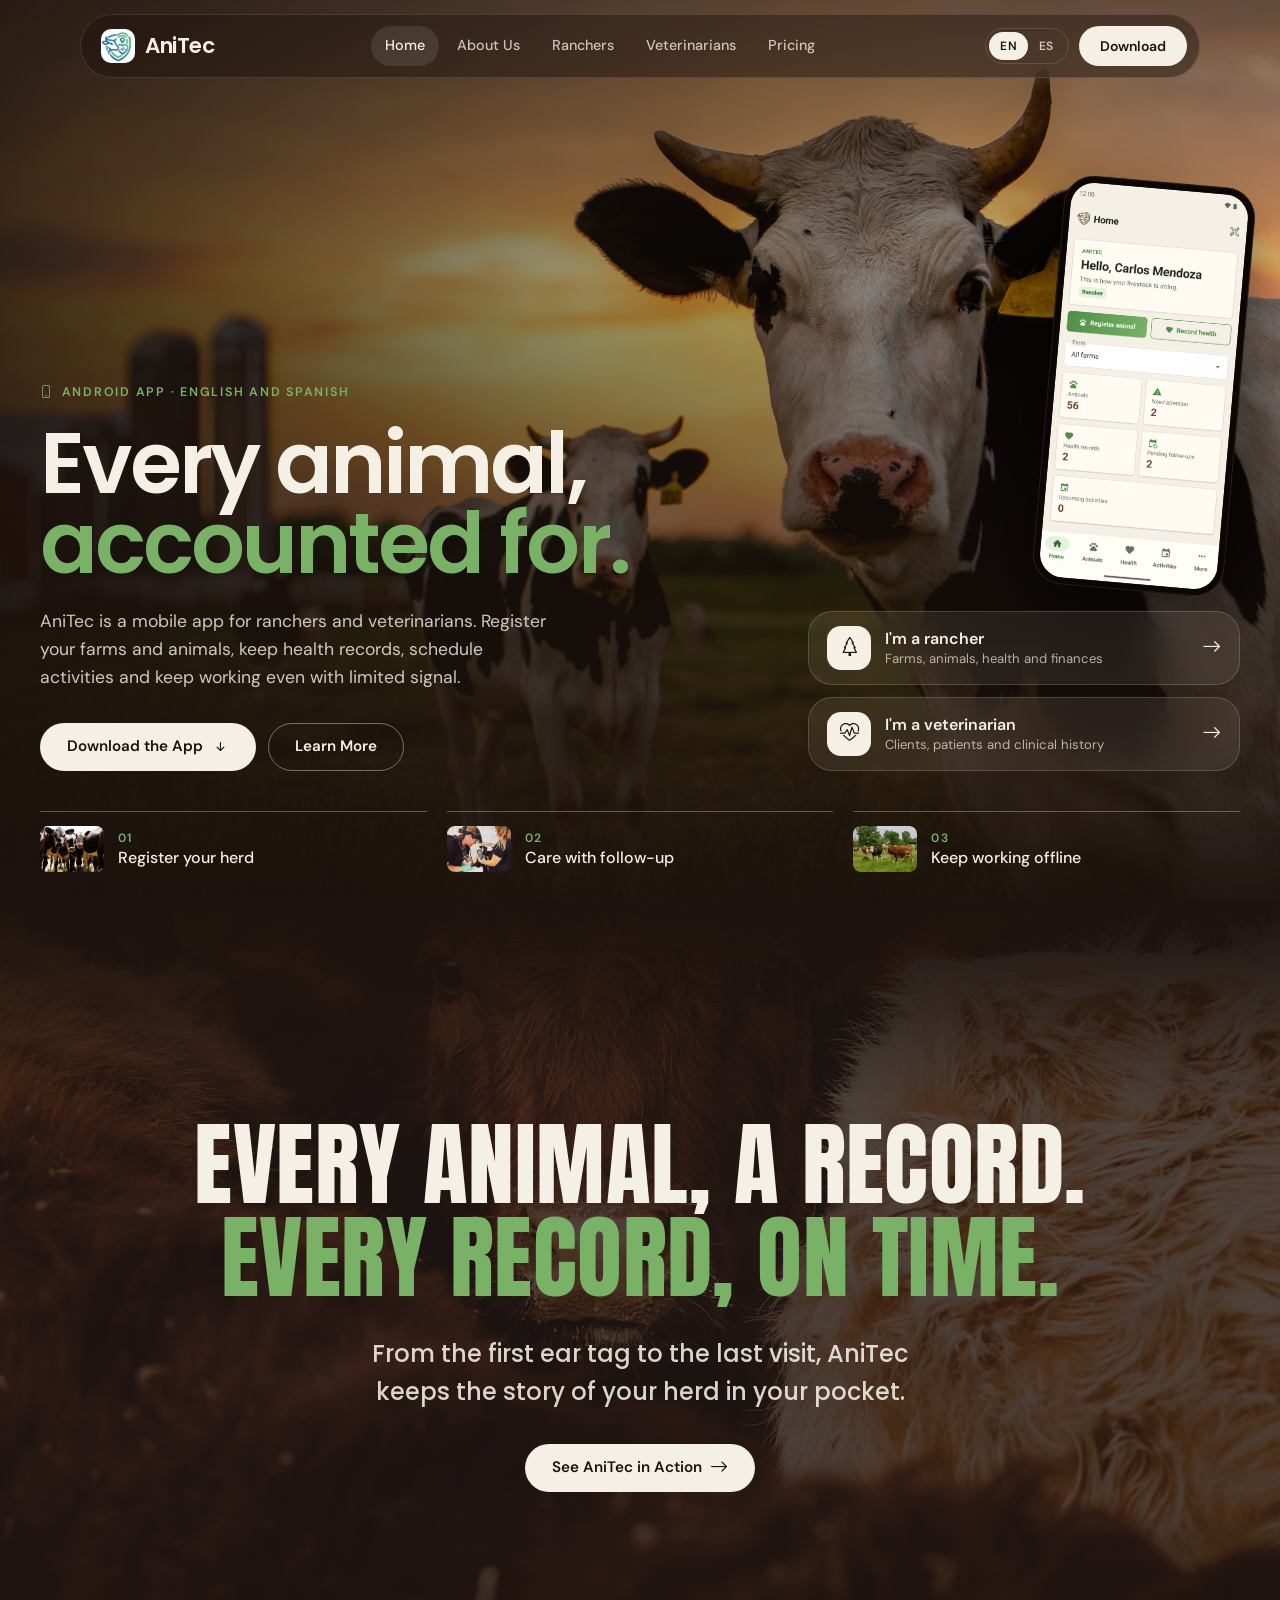
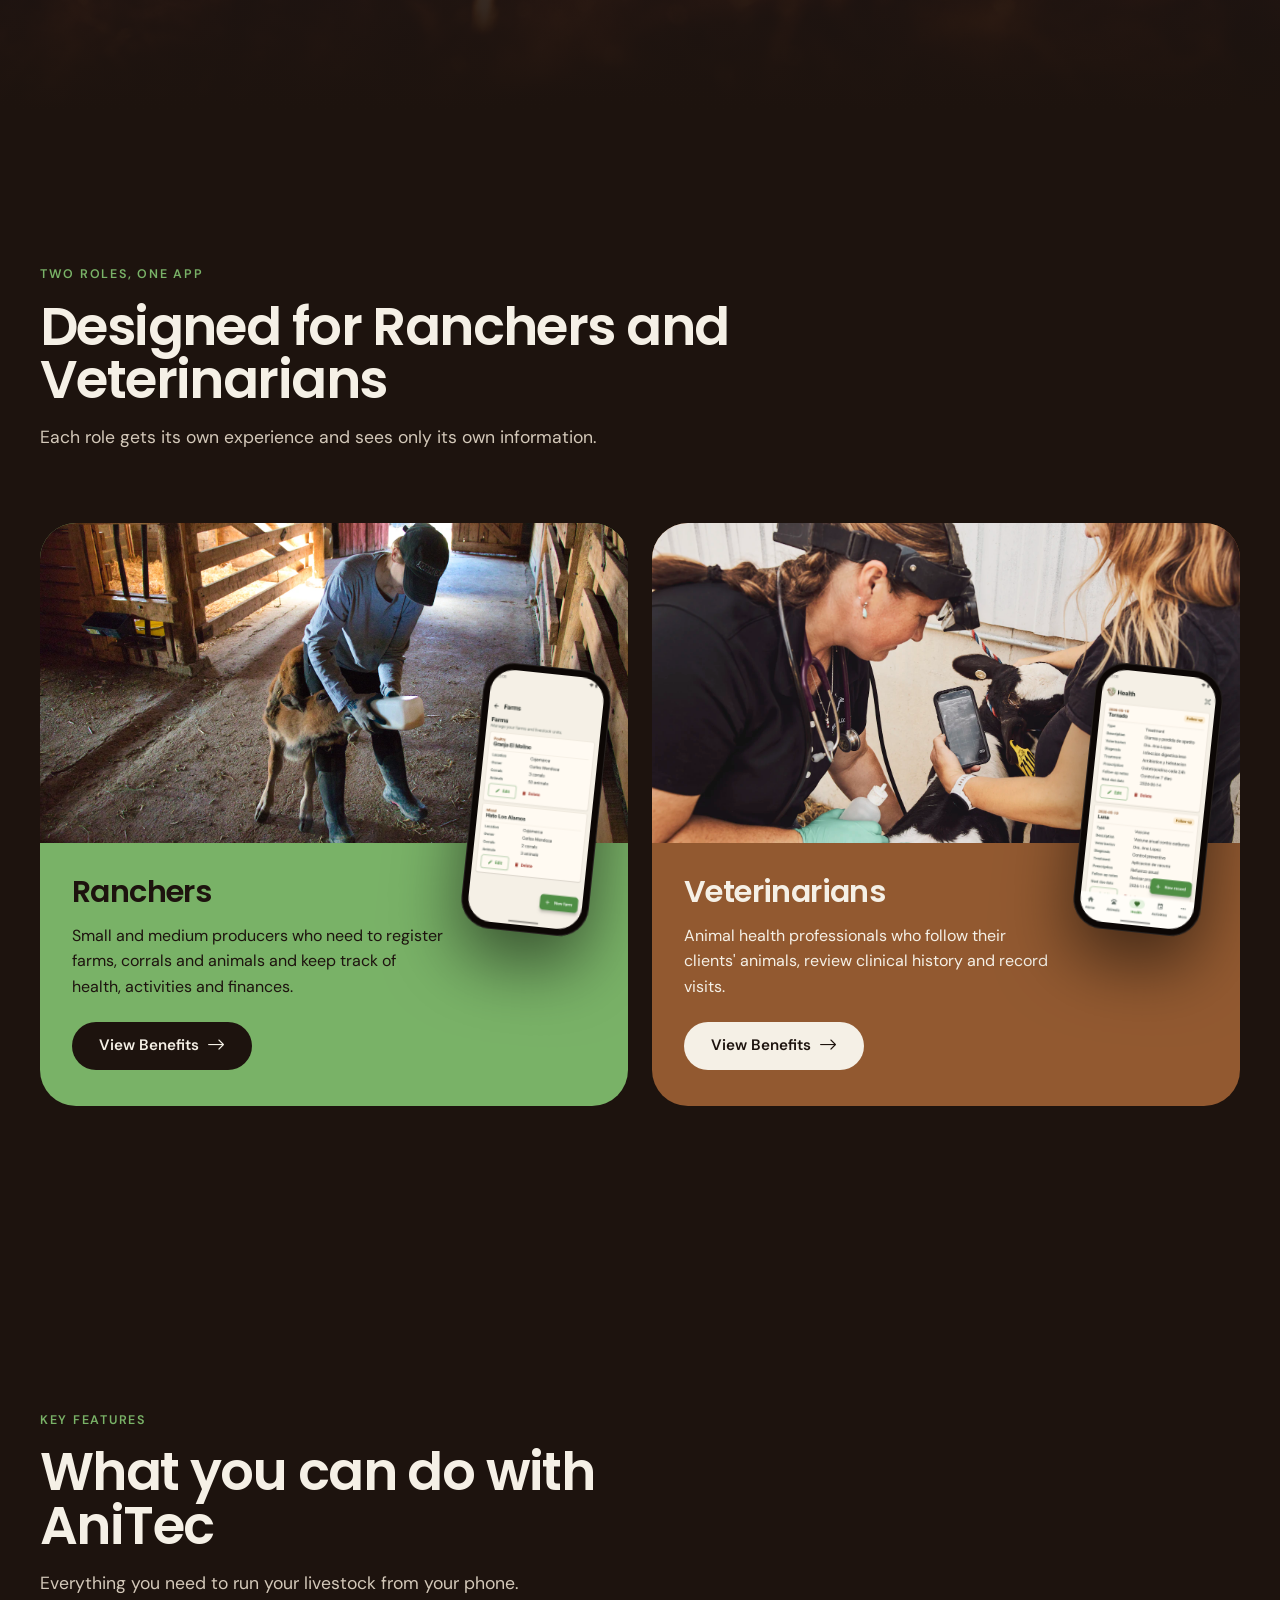
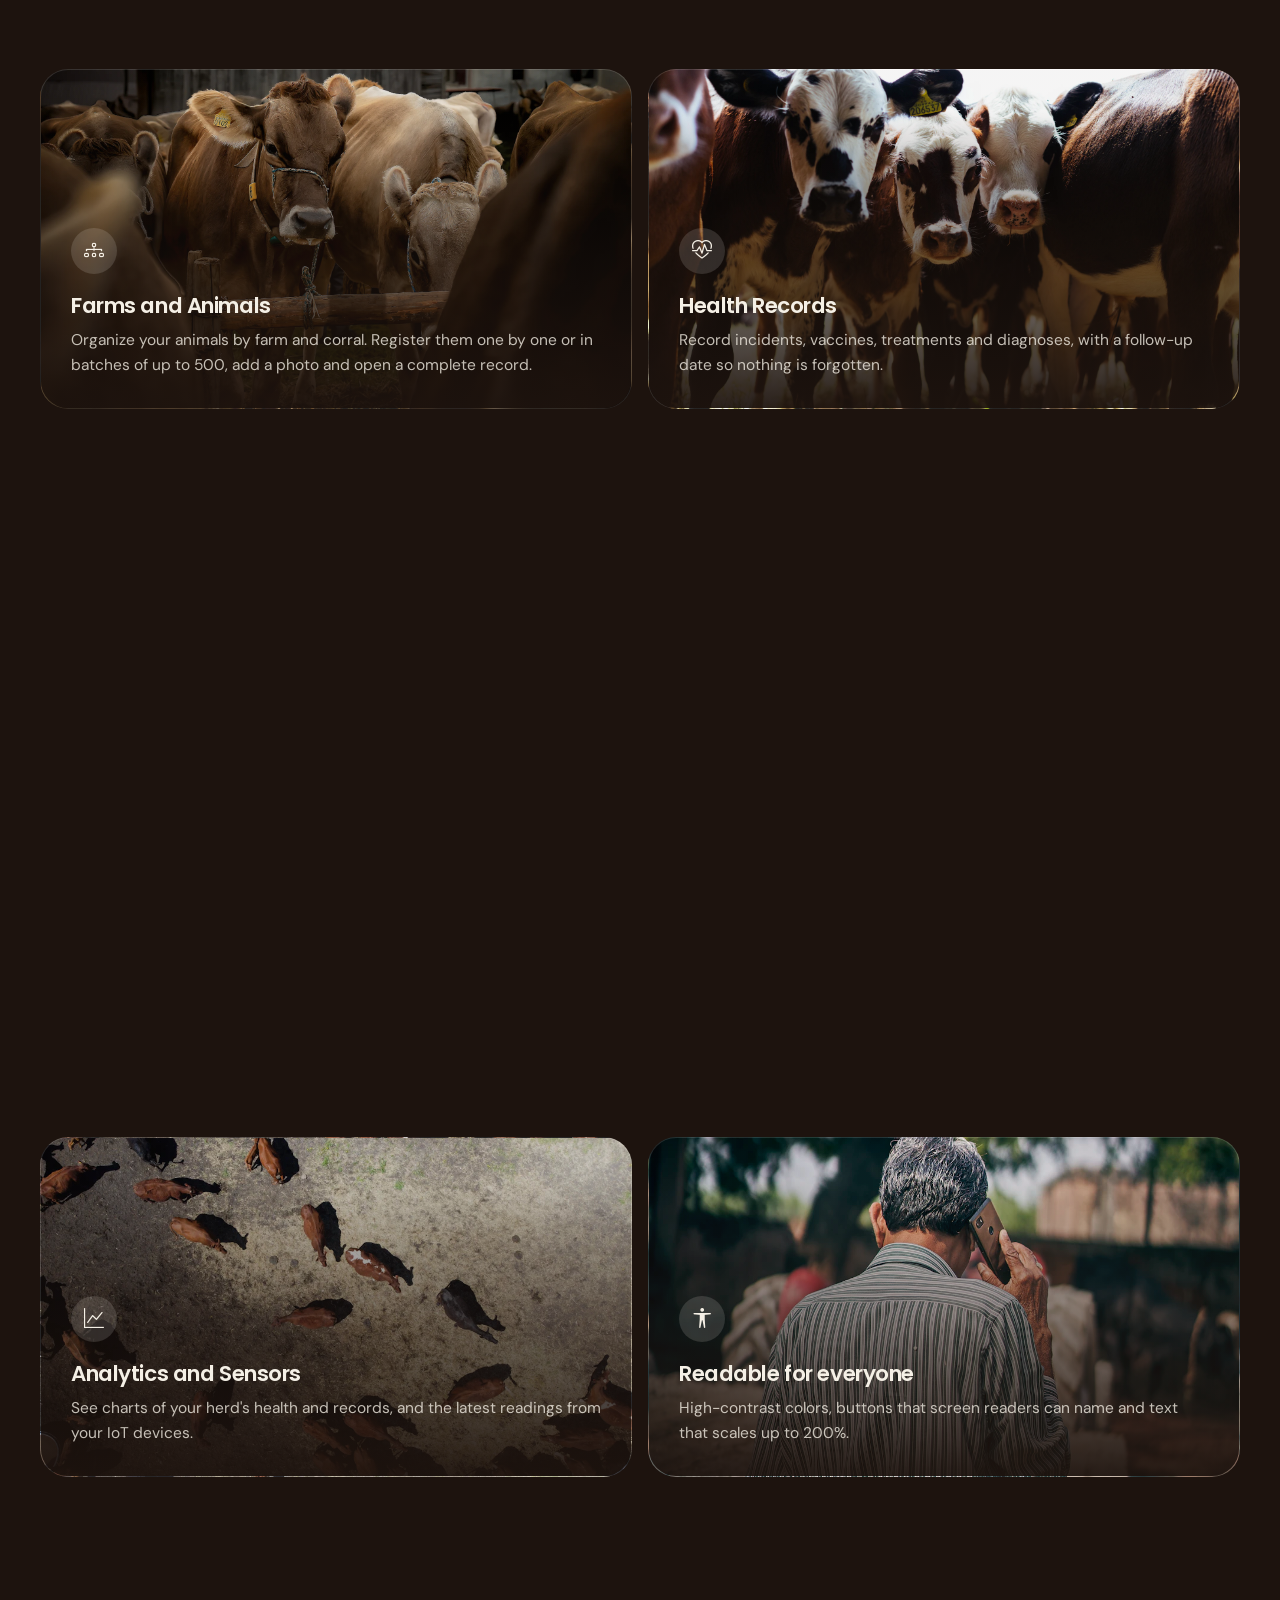
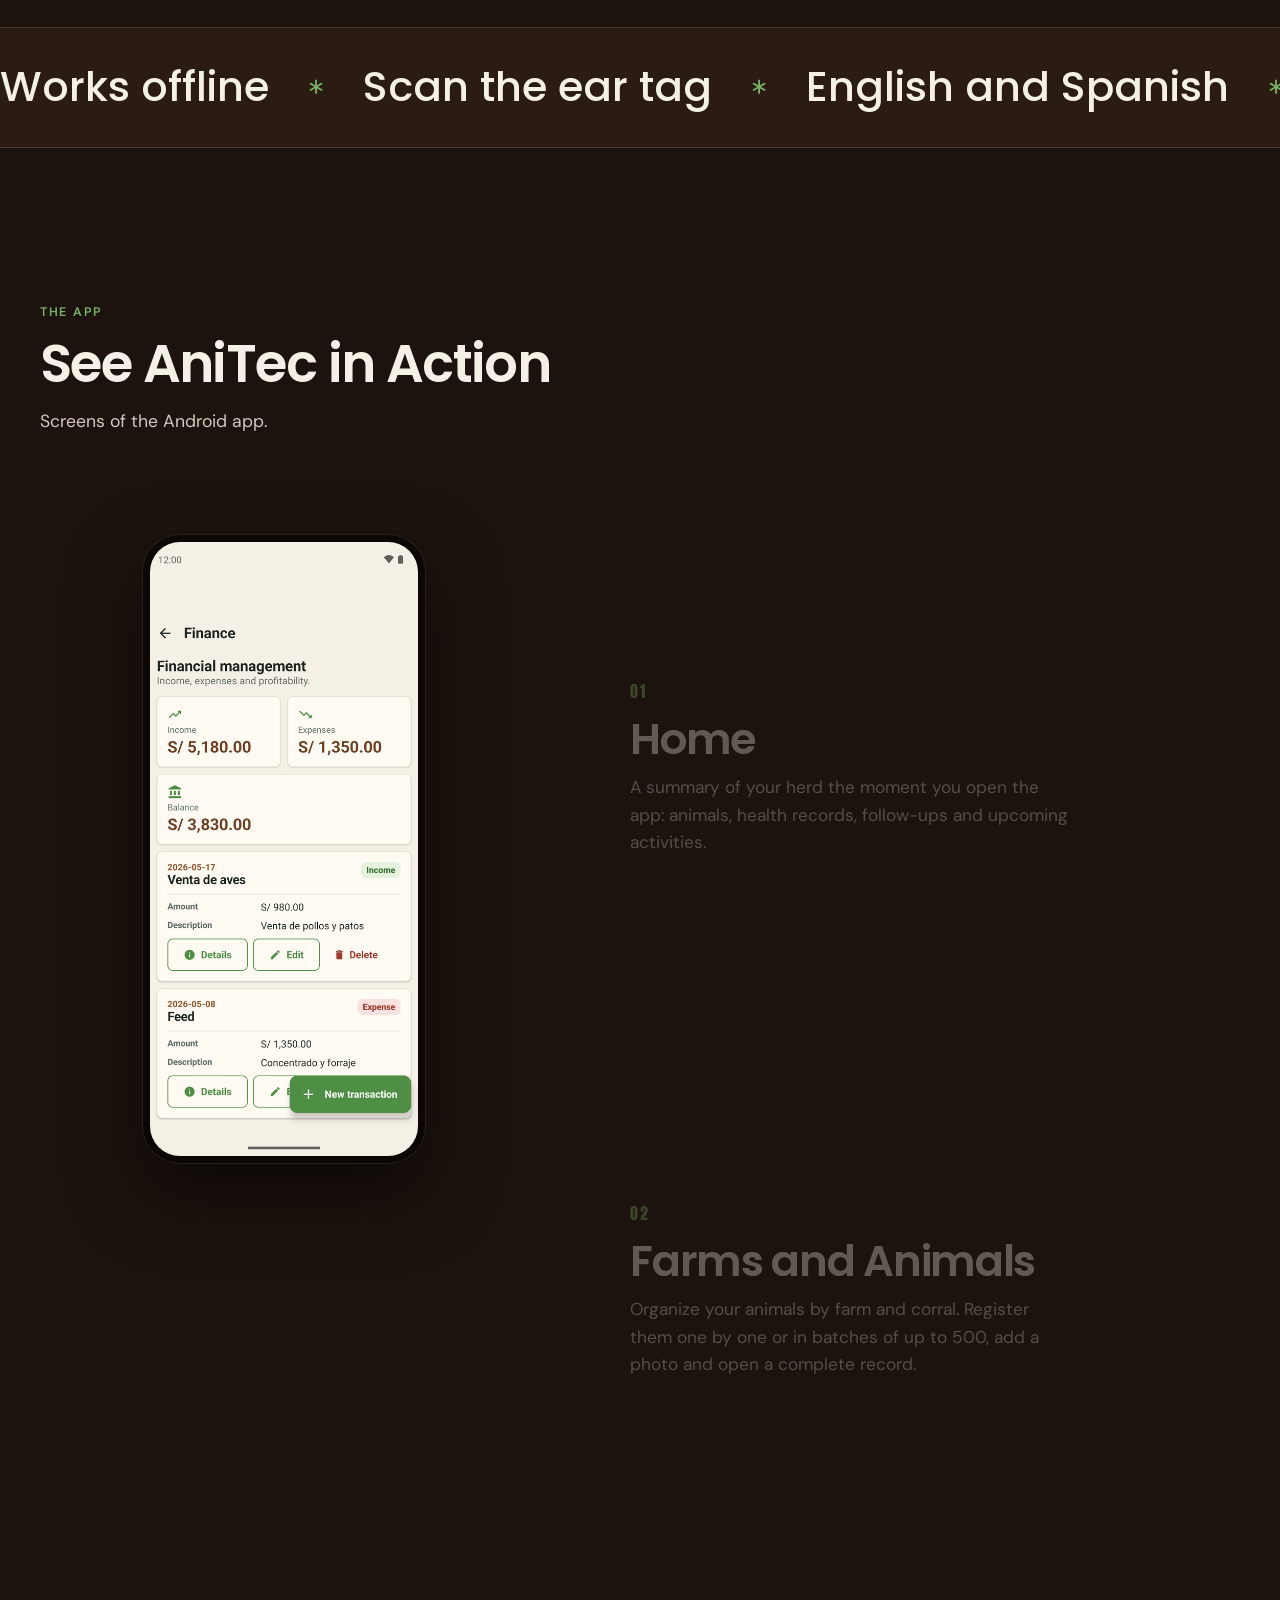
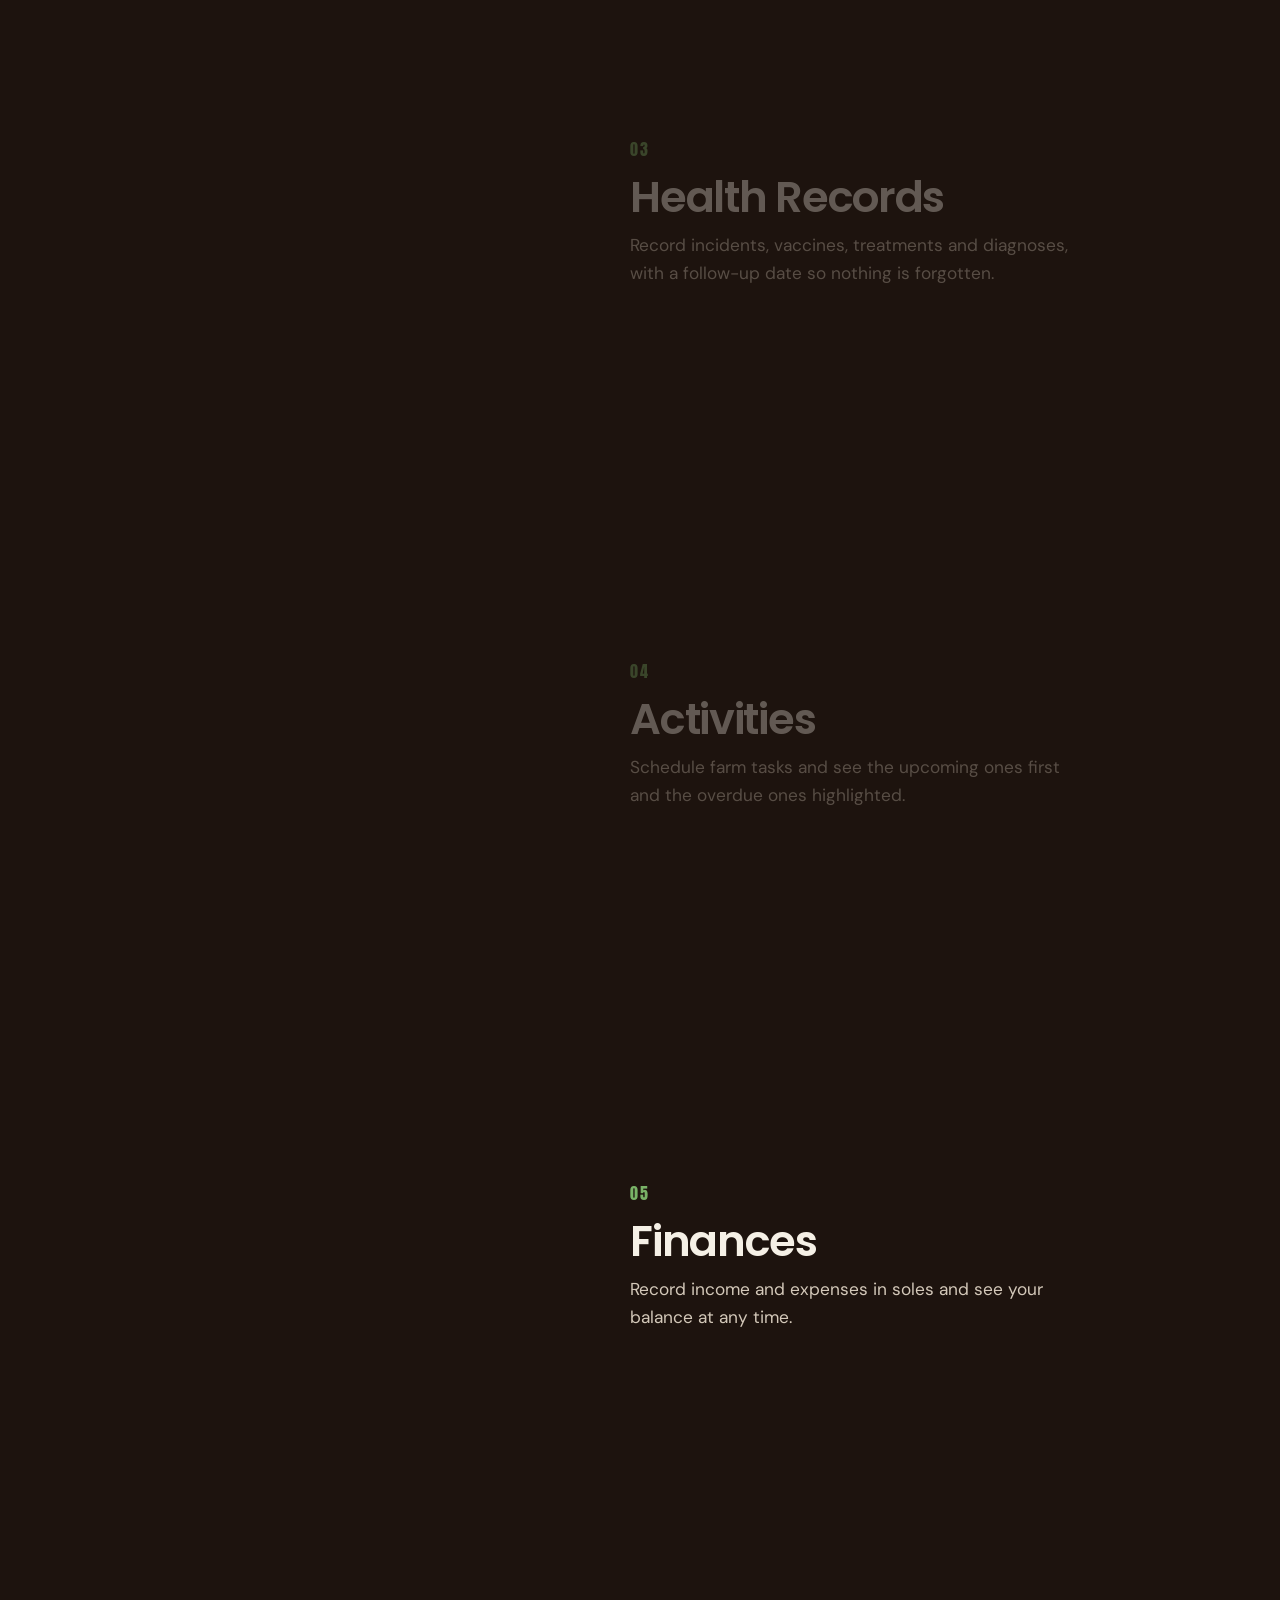
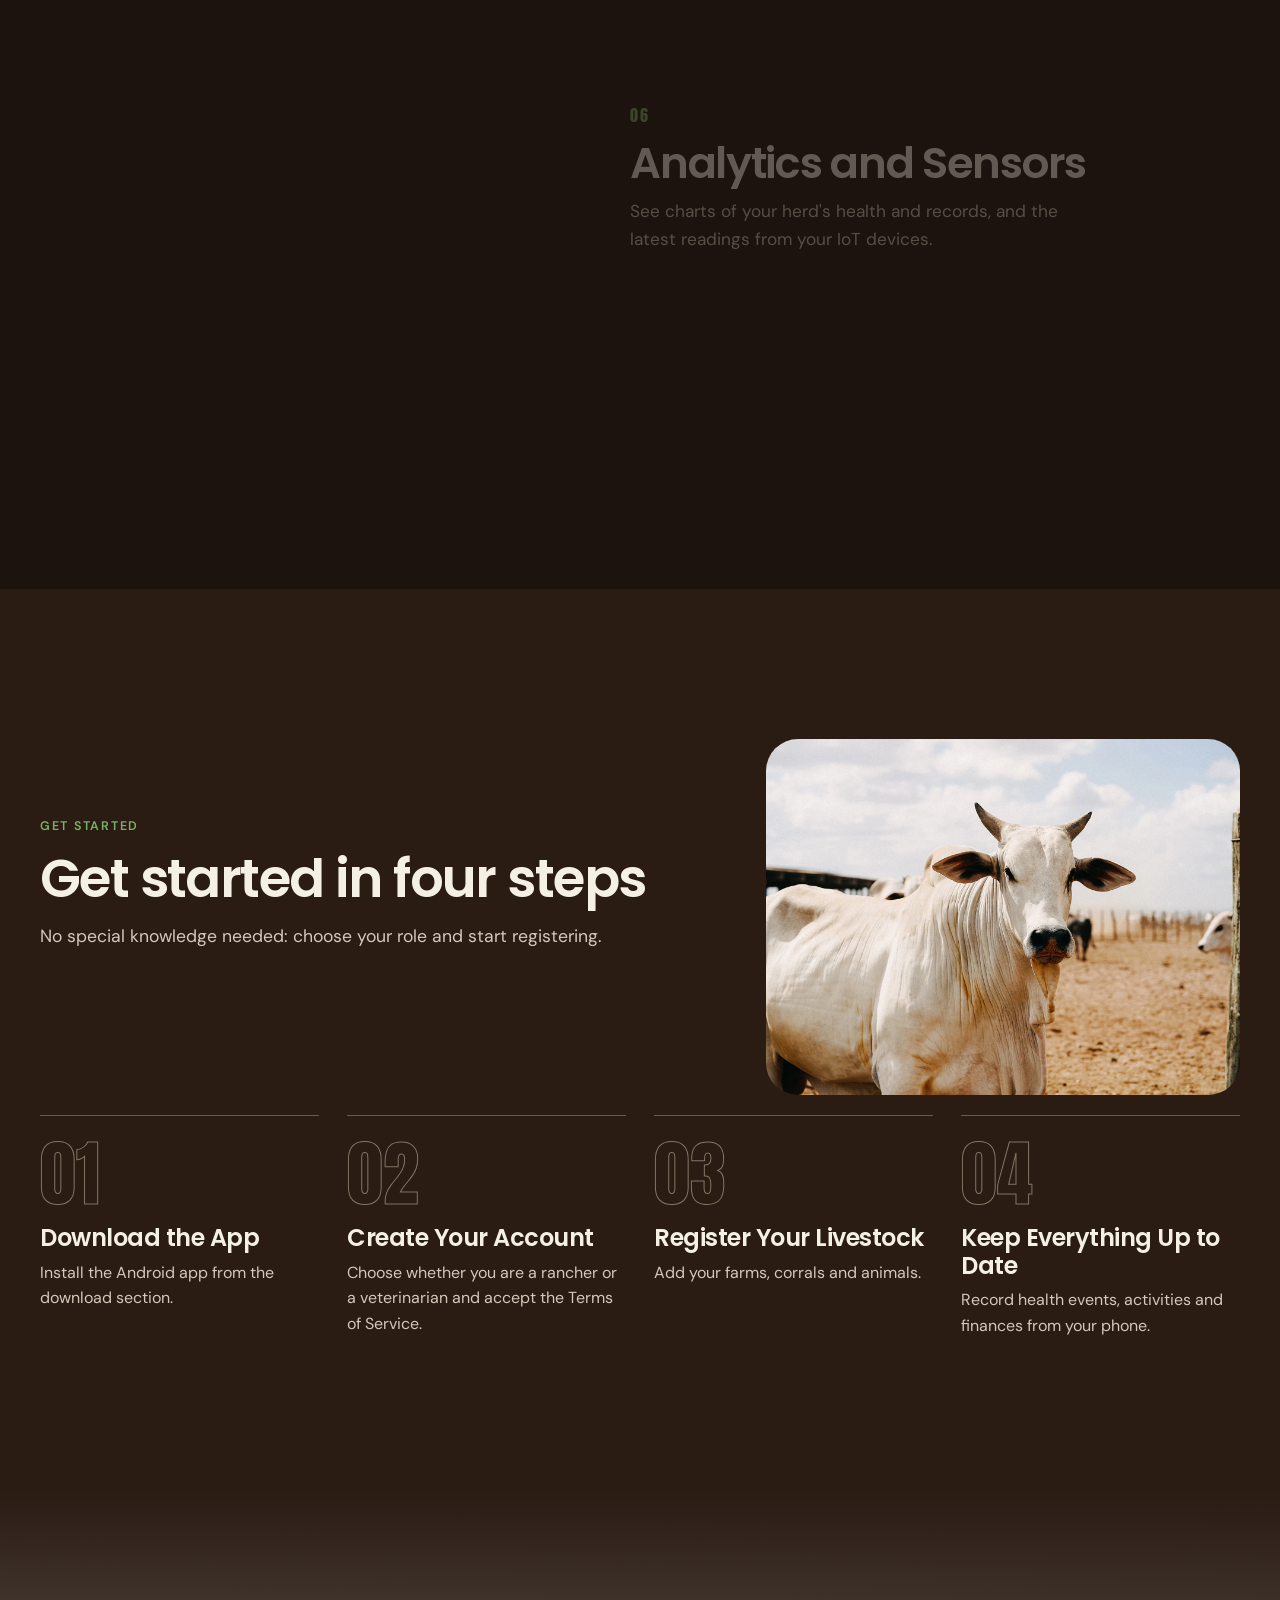
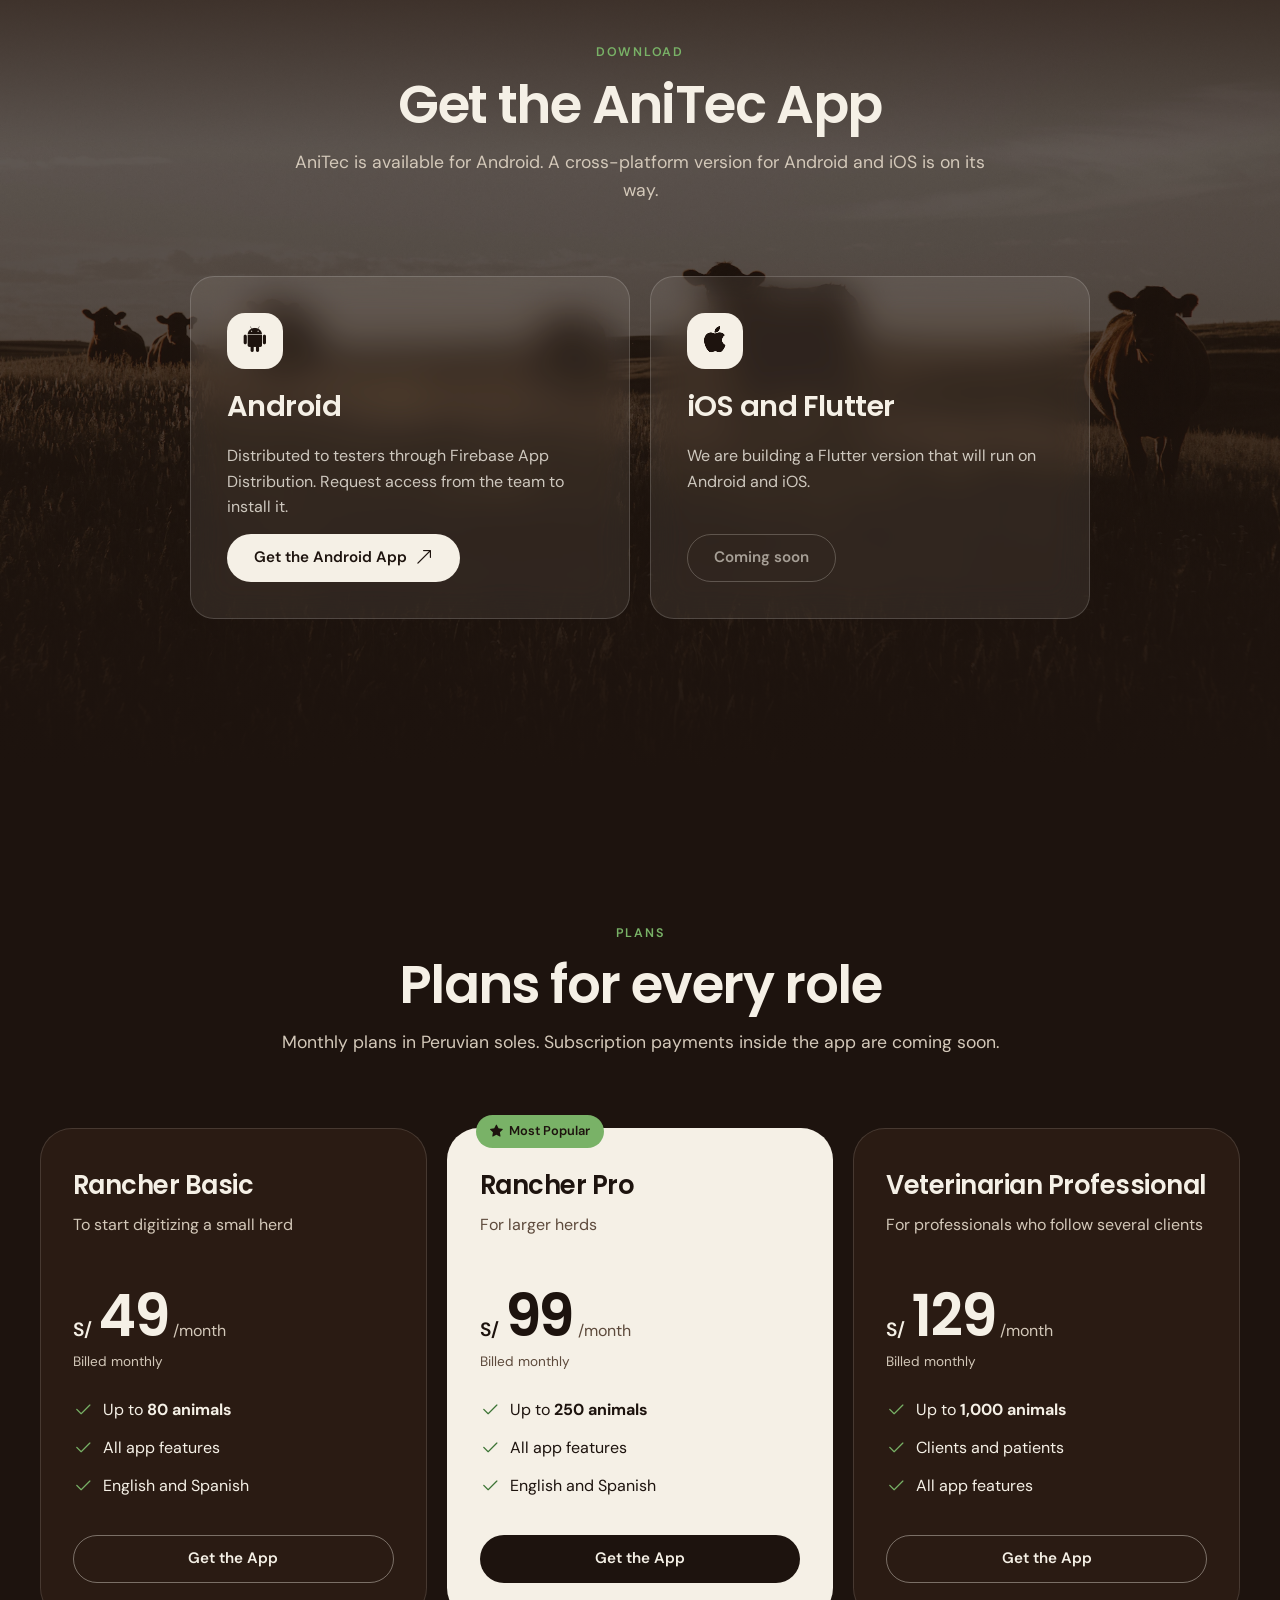
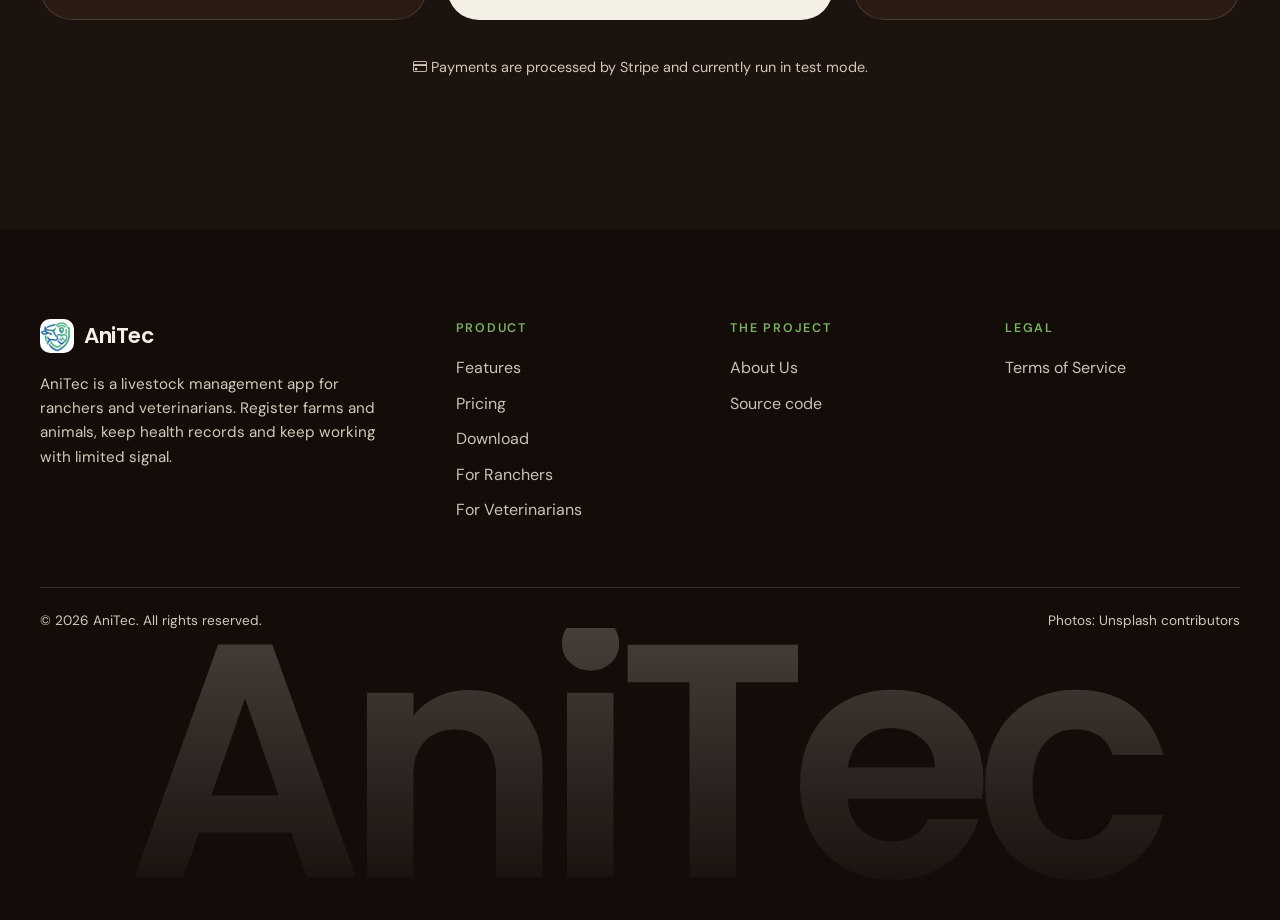
<file: index.html>
<!doctype html>
<html lang="en" data-page="home">
  <head>
    <meta charset="UTF-8" />
    <meta name="viewport" content="width=device-width, initial-scale=1.0" />
    <title>AniTec - Livestock Management App for Ranchers and Veterinarians</title>
    <meta name="description" content="AniTec is a mobile app for ranchers and veterinarians. Register farms and animals, keep health records, schedule activities and keep working with limited signal." />
    <meta name="keywords" content="livestock management app, rancher app, veterinarian app, animal health records, farm management, livestock traceability, Android app, AniTec" />
    <meta name="author" content="AniTec" />
    <meta name="robots" content="index, follow" />
    <meta name="googlebot" content="index, follow" />

    <!-- Open Graph / Facebook -->
    <meta property="og:type" content="website" />
    <meta property="og:title" content="AniTec - Livestock Management App for Ranchers and Veterinarians" />
    <meta property="og:description" content="AniTec is a mobile app for ranchers and veterinarians. Register farms and animals, keep health records and keep working with limited signal." />
    <meta property="og:site_name" content="AniTec" />

    <!-- Twitter -->
    <meta property="twitter:card" content="summary" />
    <meta property="twitter:title" content="AniTec - Livestock Management App for Ranchers and Veterinarians" />
    <meta property="twitter:description" content="AniTec is a mobile app for ranchers and veterinarians. Register farms and animals, keep health records and keep working with limited signal." />

    <!-- Favicons -->
    <link rel="shortcut icon" href="./assets/images/logo.ico" type="image/x-icon" />
    <link rel="icon" href="./assets/images/logo.png" type="image/png" />
    <link rel="apple-touch-icon" href="./assets/images/logo.png" />

    <!-- Theme Color -->
    <meta name="theme-color" content="#1d130e" />
    <meta name="msapplication-TileColor" content="#1d130e" />

    <!-- The page starts hidden behind the intro only when scripts run -->
    <script>document.documentElement.classList.add("js");</script>

    <!-- Fonts -->
    <link rel="preconnect" href="https://fonts.googleapis.com" />
    <link rel="preconnect" href="https://fonts.gstatic.com" crossorigin />
    <link
      href="https://fonts.googleapis.com/css2?family=Anton&family=DM+Sans:opsz,wght@9..40,400;9..40,500;9..40,700&family=Poppins:wght@500;600;700;800&display=swap"
      rel="stylesheet"
    />
    <link rel="stylesheet" href="https://cdn.jsdelivr.net/npm/bootstrap-icons@1.11.3/font/bootstrap-icons.min.css" />
    <link rel="preload" as="image" href="assets/images/photos/hero-sunset-cow.webp" fetchpriority="high" />

    <link rel="stylesheet" href="assets/styles/home.css" />
  </head>
  <body>
    <a class="skip-link" href="#main" data-i18n="v2.skip">Skip to content</a>

    <div class="preloader" id="preloader" aria-hidden="true">
      <img src="assets/images/logo.png" alt="" width="72" height="72" />
      <span class="preloader-word">AniTec</span>
    </div>

    <!-- ------------------------------------------------------------ Navigation -->
    <header class="nav" id="nav">
      <a href="index.html" class="nav-logo" aria-label="AniTec">
        <img src="assets/images/logo.png" alt="" width="34" height="34" />
        <span>AniTec</span>
      </a>
      <nav class="nav-links" aria-label="Main">
        <a href="index.html" class="active" data-i18n="nav.home">Home</a>
        <a href="assets/pages/about.html" data-i18n="nav.about">About Us</a>
        <a href="assets/pages/ranchers.html" data-i18n="nav.ranchers">Ranchers</a>
        <a href="assets/pages/veterinarians.html" data-i18n="nav.veterinarians">Veterinarians</a>
        <a href="#pricing" data-i18n="nav.pricing">Pricing</a>
      </nav>
      <div class="nav-actions">
        <div class="lang" role="group" aria-label="Language">
          <button class="lang-btn" id="lang-en" onclick="setLanguage('en')">EN</button>
          <button class="lang-btn" id="lang-es" onclick="setLanguage('es')">ES</button>
        </div>
        <a href="#download" class="pill pill-light pill-sm" data-i18n="nav.startFree">Download</a>
        <button class="menu-btn" id="menu-btn" aria-label="Open menu" aria-expanded="false" aria-controls="menu">
          <span></span><span></span>
        </button>
      </div>
    </header>

    <div class="menu" id="menu" aria-hidden="true">
      <nav class="menu-links" aria-label="Mobile">
        <a href="index.html" data-i18n="nav.home">Home</a>
        <a href="assets/pages/about.html" data-i18n="nav.about">About Us</a>
        <a href="assets/pages/ranchers.html" data-i18n="nav.ranchers">Ranchers</a>
        <a href="assets/pages/veterinarians.html" data-i18n="nav.veterinarians">Veterinarians</a>
        <a href="#pricing" data-i18n="nav.pricing">Pricing</a>
      </nav>
      <div class="menu-foot">
        <a href="#download" class="pill pill-light" data-i18n="nav.startFree">Download</a>
        <div class="lang" role="group" aria-label="Language">
          <button class="lang-btn" id="mobile-lang-en" onclick="setLanguage('en')">EN</button>
          <button class="lang-btn" id="mobile-lang-es" onclick="setLanguage('es')">ES</button>
        </div>
      </div>
    </div>

    <main id="main">
      <!-- ------------------------------------------------------------ Hero -->
      <section class="hero" id="top">
        <img class="hero-bg" src="assets/images/photos/hero-sunset-cow.webp" alt="" fetchpriority="high" />
        <div class="hero-shade"></div>
        <div class="hero-inner">
          <div class="hero-copy">
            <p class="eyebrow"><i class="bi bi-phone"></i> <span data-i18n="hero.badge">Android app · English and Spanish</span></p>
            <h1 class="hero-title" data-i18n="v2.heroTitle" data-i18n-html>Every animal,<br /><em>accounted for.</em></h1>
            <p class="hero-lead" data-i18n="hero.description">AniTec is a mobile app for ranchers and veterinarians. Register your farms and animals, keep health records, schedule activities and keep working even with limited signal.</p>
            <div class="hero-cta">
              <a href="#download" class="pill pill-cream">
                <span data-i18n="hero.download">Download the App</span>
                <i class="bi bi-arrow-down-short"></i>
              </a>
              <a href="#features" class="pill pill-ghost" data-i18n="hero.learnMore">Learn More</a>
            </div>
          </div>

          <aside class="hero-side">
            <div class="phone phone-hero" aria-hidden="true">
              <img src="assets/images/app/android-home.png" alt="" width="540" height="1200" />
            </div>
            <a href="assets/pages/ranchers.html" class="glass role-card">
              <span class="role-icon"><i class="bi bi-tree"></i></span>
              <span class="role-text">
                <strong data-i18n="v2.roleRancher">I'm a rancher</strong>
                <small data-i18n="v2.roleRancherDesc">Farms, animals, health and finances</small>
              </span>
              <i class="bi bi-arrow-right"></i>
            </a>
            <a href="assets/pages/veterinarians.html" class="glass role-card">
              <span class="role-icon"><i class="bi bi-heart-pulse"></i></span>
              <span class="role-text">
                <strong data-i18n="v2.roleVet">I'm a veterinarian</strong>
                <small data-i18n="v2.roleVetDesc">Clients, patients and clinical history</small>
              </span>
              <i class="bi bi-arrow-right"></i>
            </a>
          </aside>
        </div>

        <ol class="chapters">
          <li>
            <a href="#features">
              <img src="assets/images/photos/tagged-calves.webp" alt="" loading="lazy" />
              <span class="chapter-num">01</span>
              <span class="chapter-title" data-i18n="v2.chapter1">Register your herd</span>
            </a>
          </li>
          <li>
            <a href="#app">
              <img src="assets/images/photos/vet-calf-phone.webp" alt="" loading="lazy" />
              <span class="chapter-num">02</span>
              <span class="chapter-title" data-i18n="v2.chapter2">Care with follow-up</span>
            </a>
          </li>
          <li>
            <a href="#offline">
              <img src="assets/images/photos/green-pasture-herd.webp" alt="" loading="lazy" />
              <span class="chapter-num">03</span>
              <span class="chapter-title" data-i18n="v2.chapter3">Keep working offline</span>
            </a>
          </li>
        </ol>
      </section>

      <!-- ------------------------------------------------------------ Manifesto -->
      <section class="manifesto" id="offline">
        <img class="manifesto-bg" src="assets/images/photos/brown-cow-closeup.webp" alt="" loading="lazy" />
        <div class="manifesto-shade"></div>
        <div class="manifesto-inner">
          <h2 class="manifesto-title">
            <span class="reveal-line" data-i18n="v2.manifestoLine1">Every animal, a record.</span>
            <span class="reveal-line accent" data-i18n="v2.manifestoLine2">Every record, on time.</span>
          </h2>
          <p class="manifesto-text reveal" data-i18n="v2.manifestoText">From the first ear tag to the last visit, AniTec keeps the story of your herd in your pocket.</p>
          <a href="#app" class="pill pill-cream reveal">
            <span data-i18n="gallery.title">See AniTec in Action</span>
            <i class="bi bi-arrow-right"></i>
          </a>
        </div>
      </section>

      <!-- ------------------------------------------------------------ Roles -->
      <section class="section roles" id="segments">
        <div class="wrap">
          <header class="section-head reveal">
            <p class="eyebrow" data-i18n="segments.subtitle">Two Roles, One App</p>
            <h2 class="h2" data-i18n="segments.title">Designed for Ranchers and Veterinarians</h2>
            <p class="lead" data-i18n="segments.description">Each role gets its own experience and sees only its own information.</p>
          </header>
          <div class="roles-grid">
            <article class="role-block role-green reveal">
              <div class="role-photo">
                <img src="assets/images/photos/rancher-feeding-calf.webp" alt="A rancher feeding a calf in a barn" loading="lazy" />
                <div class="phone phone-sm tilt-right" aria-hidden="true">
                  <img src="assets/images/app/android-farms.png" alt="" loading="lazy" width="540" height="1200" />
                </div>
              </div>
              <div class="role-body">
                <h3 data-i18n="segments.ranchersTitle">Ranchers</h3>
                <p data-i18n="segments.ranchersDesc">Small and medium producers who need to register farms, corrals and animals and keep track of health, activities and finances.</p>
                <a href="assets/pages/ranchers.html" class="pill pill-dark"><span data-i18n="segments.viewBenefits">View Benefits</span> <i class="bi bi-arrow-right"></i></a>
              </div>
            </article>
            <article class="role-block role-brown reveal">
              <div class="role-photo">
                <img src="assets/images/photos/vet-calf-phone.webp" alt="A veterinarian examining a calf while holding a phone" loading="lazy" />
                <div class="phone phone-sm tilt-right" aria-hidden="true">
                  <img src="assets/images/app/android-health.png" alt="" loading="lazy" width="540" height="1200" />
                </div>
              </div>
              <div class="role-body">
                <h3 data-i18n="segments.vetsTitle">Veterinarians</h3>
                <p data-i18n="segments.vetsDesc">Animal health professionals who follow their clients' animals, review clinical history and record visits.</p>
                <a href="assets/pages/veterinarians.html" class="pill pill-cream"><span data-i18n="segments.viewBenefits">View Benefits</span> <i class="bi bi-arrow-right"></i></a>
              </div>
            </article>
          </div>
        </div>
      </section>

      <!-- ------------------------------------------------------------ Features (bento) -->
      <section class="section features" id="features">
        <div class="wrap">
          <header class="section-head reveal">
            <p class="eyebrow" data-i18n="features.subtitle">Key Features</p>
            <h2 class="h2" data-i18n="features.title">What you can do with AniTec</h2>
            <p class="lead" data-i18n="features.description">Everything you need to run your livestock from your phone.</p>
          </header>

          <div class="bento">
            <article class="tile tile-photo span-3 reveal" style="--img: url('../images/photos/barn-cows.webp')">
              <div class="tile-body">
                <span class="tile-icon"><i class="bi bi-diagram-3"></i></span>
                <h3 data-i18n="features.animalsTitle">Farms and Animals</h3>
                <p data-i18n="features.animalsDesc">Organize your animals by farm and corral. Register them one by one or in batches of up to 500, add a photo and open a complete record.</p>
              </div>
            </article>
            <article class="tile tile-photo span-3 reveal" style="--img: url('../images/photos/tagged-calves.webp')">
              <div class="tile-body">
                <span class="tile-icon"><i class="bi bi-heart-pulse"></i></span>
                <h3 data-i18n="features.healthTitle">Health Records</h3>
                <p data-i18n="features.healthDesc">Record incidents, vaccines, treatments and diagnoses, with a follow-up date so nothing is forgotten.</p>
              </div>
            </article>

            <article class="tile tile-photo span-2 reveal" style="--img: url('../images/photos/tagged-black-cattle.webp')">
              <div class="tile-body">
                <span class="tile-icon"><i class="bi bi-qr-code-scan"></i></span>
                <h3 data-i18n="metrics.label2">Scan the ear tag</h3>
                <p data-i18n="metrics.desc2">Identify an animal by scanning its code with the camera, or type the code if you prefer.</p>
              </div>
            </article>
            <article class="tile tile-photo span-2 reveal accent-green" style="--img: url('../images/photos/offline-misty-pasture.webp')">
              <div class="tile-body">
                <span class="tile-icon"><i class="bi bi-wifi-off"></i></span>
                <h3 data-i18n="metrics.label1">Works with limited signal</h3>
                <p data-i18n="metrics.desc1">Animals, health records and activities you create without a connection are saved on your phone and sent when it reconnects.</p>
              </div>
            </article>
            <article class="tile tile-photo span-2 reveal" style="--img: url('../images/photos/vet-rancher-truck.webp')">
              <div class="tile-body">
                <span class="tile-icon"><i class="bi bi-shield-lock"></i></span>
                <h3 data-i18n="v2.consentTitle">You decide who sees your data</h3>
                <p data-i18n="v2.consentDesc">A veterinarian asks for access and you accept, reject or revoke it at any time. Only accepted veterinarians see your animals.</p>
              </div>
            </article>

            <article class="tile tile-photo span-2 reveal" style="--img: url('../images/photos/farmer-phone-sunset.webp')">
              <div class="tile-body">
                <span class="tile-icon"><i class="bi bi-bell"></i></span>
                <h3 data-i18n="v2.remindersTitle">Reminders for every activity</h3>
                <p data-i18n="v2.remindersDesc">Get a notification at 8:00 on the day an activity is due. Mark it attended or reschedule it from its card.</p>
              </div>
            </article>
            <article class="tile tile-photo span-2 reveal" style="--img: url('../images/photos/barn-phone-check.webp')">
              <div class="tile-body">
                <span class="tile-icon"><i class="bi bi-arrow-repeat"></i></span>
                <h3 data-i18n="v2.syncTitle">Sync without duplicates</h3>
                <p data-i18n="v2.syncDesc">Changes made offline are sent only once, even if the connection drops halfway. If a record changed elsewhere, you choose which version to keep.</p>
              </div>
            </article>
            <article class="tile tile-photo span-2 reveal accent-brown" style="--img: url('../images/photos/two-farmers-gate.webp')">
              <div class="tile-body">
                <span class="tile-icon"><i class="bi bi-cash-stack"></i></span>
                <h3 data-i18n="features.financeTitle">Finances</h3>
                <p data-i18n="features.financeDesc">Record income and expenses in soles and see your balance at any time.</p>
              </div>
            </article>

            <article class="tile tile-photo span-3 reveal" style="--img: url('../images/photos/aerial-herd.webp')">
              <div class="tile-body">
                <span class="tile-icon"><i class="bi bi-graph-up"></i></span>
                <h3 data-i18n="features.analyticsTitle">Analytics and Sensors</h3>
                <p data-i18n="features.analyticsDesc">See charts of your herd's health and records, and the latest readings from your IoT devices.</p>
              </div>
            </article>
            <article class="tile tile-photo span-3 reveal" style="--img: url('../images/photos/older-farmer-phone.webp')">
              <div class="tile-body">
                <span class="tile-icon"><i class="bi bi-universal-access"></i></span>
                <h3 data-i18n="v2.accessTitle">Readable for everyone</h3>
                <p data-i18n="v2.accessDesc">High-contrast colors, buttons that screen readers can name and text that scales up to 200%.</p>
              </div>
            </article>
          </div>
        </div>
      </section>

      <!-- ------------------------------------------------------------ Marquee -->
      <div class="marquee" aria-hidden="true">
        <div class="marquee-track">
          <span data-i18n="v2.marquee1">Works offline</span><i class="bi bi-asterisk"></i>
          <span data-i18n="v2.marquee2">Scan the ear tag</span><i class="bi bi-asterisk"></i>
          <span data-i18n="v2.marquee3">English and Spanish</span><i class="bi bi-asterisk"></i>
          <span data-i18n="v2.marquee4">Reminders</span><i class="bi bi-asterisk"></i>
          <span data-i18n="v2.marquee5">You control access</span><i class="bi bi-asterisk"></i>
          <span data-i18n="v2.marquee1">Works offline</span><i class="bi bi-asterisk"></i>
          <span data-i18n="v2.marquee2">Scan the ear tag</span><i class="bi bi-asterisk"></i>
          <span data-i18n="v2.marquee3">English and Spanish</span><i class="bi bi-asterisk"></i>
          <span data-i18n="v2.marquee4">Reminders</span><i class="bi bi-asterisk"></i>
          <span data-i18n="v2.marquee5">You control access</span><i class="bi bi-asterisk"></i>
        </div>
      </div>

      <!-- ------------------------------------------------------------ Pinned app showcase -->
      <section class="section showcase" id="app">
        <div class="wrap">
          <header class="section-head reveal">
            <p class="eyebrow" data-i18n="gallery.subtitle">The App</p>
            <h2 class="h2" data-i18n="gallery.title">See AniTec in Action</h2>
            <p class="lead" data-i18n="gallery.description">Screens of the Android app.</p>
          </header>
          <div class="showcase-grid">
            <div class="showcase-stage">
              <div class="phone phone-lg" aria-hidden="true">
                <img class="shot active" data-step="0" src="assets/images/app/android-home.png" alt="" width="540" height="1200" />
                <img class="shot" data-step="1" src="assets/images/app/android-farms.png" alt="" loading="lazy" width="540" height="1200" />
                <img class="shot" data-step="2" src="assets/images/app/android-health.png" alt="" loading="lazy" width="540" height="1200" />
                <img class="shot" data-step="3" src="assets/images/app/android-activities.png" alt="" loading="lazy" width="540" height="1200" />
                <img class="shot" data-step="4" src="assets/images/app/android-finance.png" alt="" loading="lazy" width="540" height="1200" />
                <img class="shot" data-step="5" src="assets/images/app/android-analytics.png" alt="" loading="lazy" width="540" height="1200" />
              </div>
            </div>
            <ol class="showcase-steps">
              <li class="step active" data-step="0">
                <span class="step-n">01</span>
                <h3 data-i18n="gallery.home">Home</h3>
                <p data-i18n="v2.showcaseHomeDesc">A summary of your herd the moment you open the app.</p>
              </li>
              <li class="step" data-step="1">
                <span class="step-n">02</span>
                <h3 data-i18n="features.animalsTitle">Farms and Animals</h3>
                <p data-i18n="features.animalsDesc">Organize your animals by farm and corral.</p>
              </li>
              <li class="step" data-step="2">
                <span class="step-n">03</span>
                <h3 data-i18n="features.healthTitle">Health Records</h3>
                <p data-i18n="features.healthDesc">Record incidents, vaccines, treatments and diagnoses.</p>
              </li>
              <li class="step" data-step="3">
                <span class="step-n">04</span>
                <h3 data-i18n="features.activitiesTitle">Activities</h3>
                <p data-i18n="features.activitiesDesc">Schedule farm tasks and see the upcoming ones first.</p>
              </li>
              <li class="step" data-step="4">
                <span class="step-n">05</span>
                <h3 data-i18n="features.financeTitle">Finances</h3>
                <p data-i18n="features.financeDesc">Record income and expenses in soles.</p>
              </li>
              <li class="step" data-step="5">
                <span class="step-n">06</span>
                <h3 data-i18n="features.analyticsTitle">Analytics and Sensors</h3>
                <p data-i18n="features.analyticsDesc">See charts of your herd's health and records.</p>
              </li>
            </ol>
          </div>
        </div>
      </section>

      <!-- ------------------------------------------------------------ How it works -->
      <section class="section how" id="how-it-works">
        <div class="wrap">
          <div class="how-head">
            <header class="section-head reveal">
              <p class="eyebrow" data-i18n="howItWorks.subtitle">Get Started</p>
              <h2 class="h2" data-i18n="howItWorks.title">Get started in four steps</h2>
              <p class="lead" data-i18n="howItWorks.description">No special knowledge needed: choose your role and start registering.</p>
            </header>
            <img class="how-photo reveal" src="assets/images/photos/white-zebu.webp" alt="A white zebu looking at the camera on a ranch" loading="lazy" />
          </div>
          <ol class="how-steps">
            <li class="reveal">
              <span class="big-n">01</span>
              <h3 data-i18n="howItWorks.step1Title">Download the App</h3>
              <p data-i18n="howItWorks.step1Desc">Install the Android app from the download section.</p>
            </li>
            <li class="reveal">
              <span class="big-n">02</span>
              <h3 data-i18n="howItWorks.step2Title">Create Your Account</h3>
              <p data-i18n="howItWorks.step2Desc">Choose whether you are a rancher or a veterinarian and accept the Terms of Service.</p>
            </li>
            <li class="reveal">
              <span class="big-n">03</span>
              <h3 data-i18n="howItWorks.step3Title">Register Your Livestock</h3>
              <p data-i18n="howItWorks.step3Desc">Add your farms, corrals and animals.</p>
            </li>
            <li class="reveal">
              <span class="big-n">04</span>
              <h3 data-i18n="howItWorks.step4Title">Keep Everything Up to Date</h3>
              <p data-i18n="howItWorks.step4Desc">Record health events, activities and finances from your phone.</p>
            </li>
          </ol>
        </div>
      </section>

      <!-- ------------------------------------------------------------ Download -->
      <section class="section download" id="download">
        <img class="download-bg" src="assets/images/photos/pasture-silhouette.webp" alt="" loading="lazy" />
        <div class="download-shade"></div>
        <div class="wrap download-inner">
          <header class="section-head center reveal">
            <p class="eyebrow" data-i18n="download.subtitle">Download</p>
            <h2 class="h2" data-i18n="download.title">Get the AniTec App</h2>
            <p class="lead" data-i18n="download.description">AniTec is available for Android. A cross-platform version for Android and iOS is on its way.</p>
          </header>
          <div class="download-grid">
            <div class="glass dl-card reveal">
              <span class="dl-icon"><i class="bi bi-android2"></i></span>
              <h3 data-i18n="download.androidTitle">Android</h3>
              <p data-i18n="download.androidDesc">Distributed to testers through Firebase App Distribution. Request access from the team to install it.</p>
              <a href="https://appdistribution.firebase.dev/i/417dc4e6d8ae3e32" class="pill pill-cream" target="_blank" rel="noreferrer">
                <span data-i18n="download.androidButton">Get the Android App</span>
                <i class="bi bi-arrow-up-right"></i>
              </a>
            </div>
            <div class="glass dl-card dl-soon reveal">
              <span class="dl-icon"><i class="bi bi-apple"></i></span>
              <h3 data-i18n="download.flutterTitle">iOS and Flutter</h3>
              <p data-i18n="download.flutterDesc">We are building a Flutter version that will run on Android and iOS.</p>
              <span class="pill pill-ghost disabled" aria-disabled="true" data-i18n="download.flutterButton">Coming soon</span>
            </div>
          </div>
        </div>
      </section>

      <!-- ------------------------------------------------------------ Pricing -->
      <section class="section pricing" id="pricing">
        <div class="wrap">
          <header class="section-head center reveal">
            <p class="eyebrow" data-i18n="pricing.subtitle">Plans</p>
            <h2 class="h2" data-i18n="pricing.title">Plans for every role</h2>
            <p class="lead" data-i18n="pricing.description">Monthly plans in Peruvian soles. Subscription payments inside the app are coming soon.</p>
          </header>
          <div class="pricing-grid">
            <article class="plan reveal">
              <h3 data-i18n="pricing.basic">Rancher Basic</h3>
              <p class="plan-desc" data-i18n="pricing.basicDesc">To start digitizing a small herd</p>
              <p class="plan-price"><span class="cur">S/</span><span class="amt">49</span><span class="per" data-i18n="pricing.period">/month</span></p>
              <p class="plan-note" data-i18n="pricing.billed">Billed monthly</p>
              <ul>
                <li><i class="bi bi-check2"></i><span data-i18n="pricing.upTo80" data-i18n-html>Up to <strong>80 animals</strong></span></li>
                <li><i class="bi bi-check2"></i><span data-i18n="pricing.allFeatures">All app features</span></li>
                <li><i class="bi bi-check2"></i><span data-i18n="pricing.languages">English and Spanish</span></li>
              </ul>
              <a href="#download" class="pill pill-ghost" data-i18n="pricing.button">Get the App</a>
            </article>
            <article class="plan plan-featured reveal">
              <span class="plan-badge"><i class="bi bi-star-fill"></i> <span data-i18n="pricing.mostPopular">Most Popular</span></span>
              <h3 data-i18n="pricing.pro">Rancher Pro</h3>
              <p class="plan-desc" data-i18n="pricing.proDesc">For larger herds</p>
              <p class="plan-price"><span class="cur">S/</span><span class="amt">99</span><span class="per" data-i18n="pricing.period">/month</span></p>
              <p class="plan-note" data-i18n="pricing.billed">Billed monthly</p>
              <ul>
                <li><i class="bi bi-check2"></i><span data-i18n="pricing.upTo250" data-i18n-html>Up to <strong>250 animals</strong></span></li>
                <li><i class="bi bi-check2"></i><span data-i18n="pricing.allFeatures">All app features</span></li>
                <li><i class="bi bi-check2"></i><span data-i18n="pricing.languages">English and Spanish</span></li>
              </ul>
              <a href="#download" class="pill pill-dark" data-i18n="pricing.button">Get the App</a>
            </article>
            <article class="plan reveal">
              <h3 data-i18n="pricing.vet">Veterinarian Professional</h3>
              <p class="plan-desc" data-i18n="pricing.vetDesc">For professionals who follow several clients</p>
              <p class="plan-price"><span class="cur">S/</span><span class="amt">129</span><span class="per" data-i18n="pricing.period">/month</span></p>
              <p class="plan-note" data-i18n="pricing.billed">Billed monthly</p>
              <ul>
                <li><i class="bi bi-check2"></i><span data-i18n="pricing.upTo1000" data-i18n-html>Up to <strong>1,000 animals</strong></span></li>
                <li><i class="bi bi-check2"></i><span data-i18n="pricing.clients">Clients and patients</span></li>
                <li><i class="bi bi-check2"></i><span data-i18n="pricing.allFeatures">All app features</span></li>
              </ul>
              <a href="#download" class="pill pill-ghost" data-i18n="pricing.button">Get the App</a>
            </article>
          </div>
          <p class="pricing-note"><i class="bi bi-credit-card"></i> <span data-i18n="pricing.note">Payments are processed by Stripe and currently run in test mode.</span></p>
        </div>
      </section>
    </main>

    <!-- ------------------------------------------------------------ Footer -->
    <footer class="footer" id="contact">
      <div class="wrap footer-grid">
        <div class="footer-about">
          <a href="index.html" class="nav-logo">
            <img src="assets/images/logo.png" alt="" width="34" height="34" />
            <span>AniTec</span>
          </a>
          <p data-i18n="footer.desc">AniTec is a livestock management app for ranchers and veterinarians. Register farms and animals, keep health records and keep working with limited signal.</p>
        </div>
        <div>
          <h4 data-i18n="footer.product">Product</h4>
          <ul>
            <li><a href="#features" data-i18n="footer.features">Features</a></li>
            <li><a href="#pricing" data-i18n="footer.pricing">Pricing</a></li>
            <li><a href="#download" data-i18n="footer.download">Download</a></li>
            <li><a href="assets/pages/ranchers.html" data-i18n="footer.forRanchers">For Ranchers</a></li>
            <li><a href="assets/pages/veterinarians.html" data-i18n="footer.forVets">For Veterinarians</a></li>
          </ul>
        </div>
        <div>
          <h4 data-i18n="footer.project">The Project</h4>
          <ul>
            <li><a href="assets/pages/about.html" data-i18n="footer.about">About Us</a></li>
            <li><a href="https://github.com/ADM-1ACC0238-2620-13975-Grupo01" target="_blank" rel="noreferrer" data-i18n="footer.github">Source code</a></li>
          </ul>
        </div>
        <div>
          <h4 data-i18n="footer.legal">Legal</h4>
          <ul>
            <li><a href="assets/pages/terms.html" data-i18n="footer.terms">Terms of Service</a></li>
          </ul>
        </div>
      </div>
      <div class="wrap footer-bottom">
        <p data-i18n="footer.copyright">© 2026 AniTec. All rights reserved.</p>
        <p><a href="https://unsplash.com/license" target="_blank" rel="noreferrer" data-i18n="v2.photos">Photos: Unsplash contributors</a></p>
      </div>
      <div class="wordmark" aria-hidden="true">AniTec</div>
    </footer>

    <script src="assets/scripts/i18n.js"></script>
    <script src="assets/scripts/home-i18n.js"></script>
    <script src="assets/scripts/home.js"></script>
  </body>
</html>
</file>
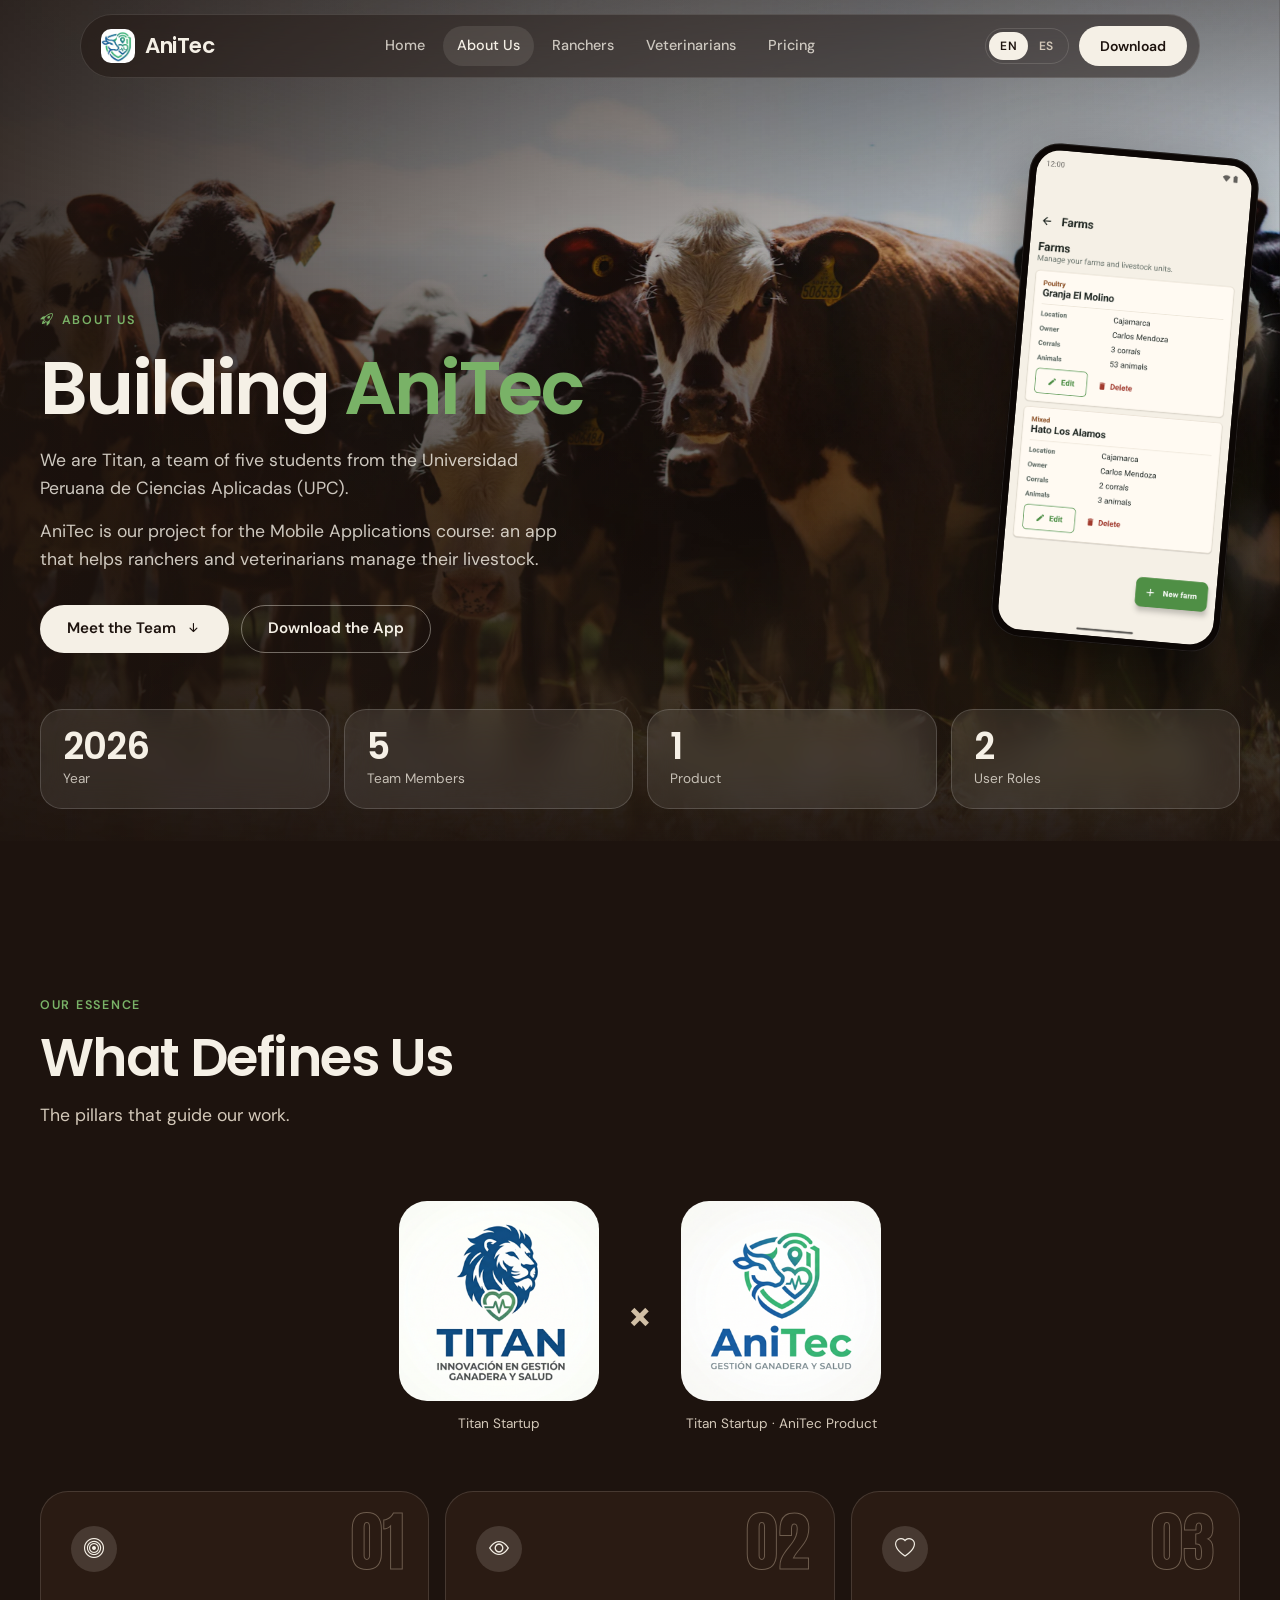
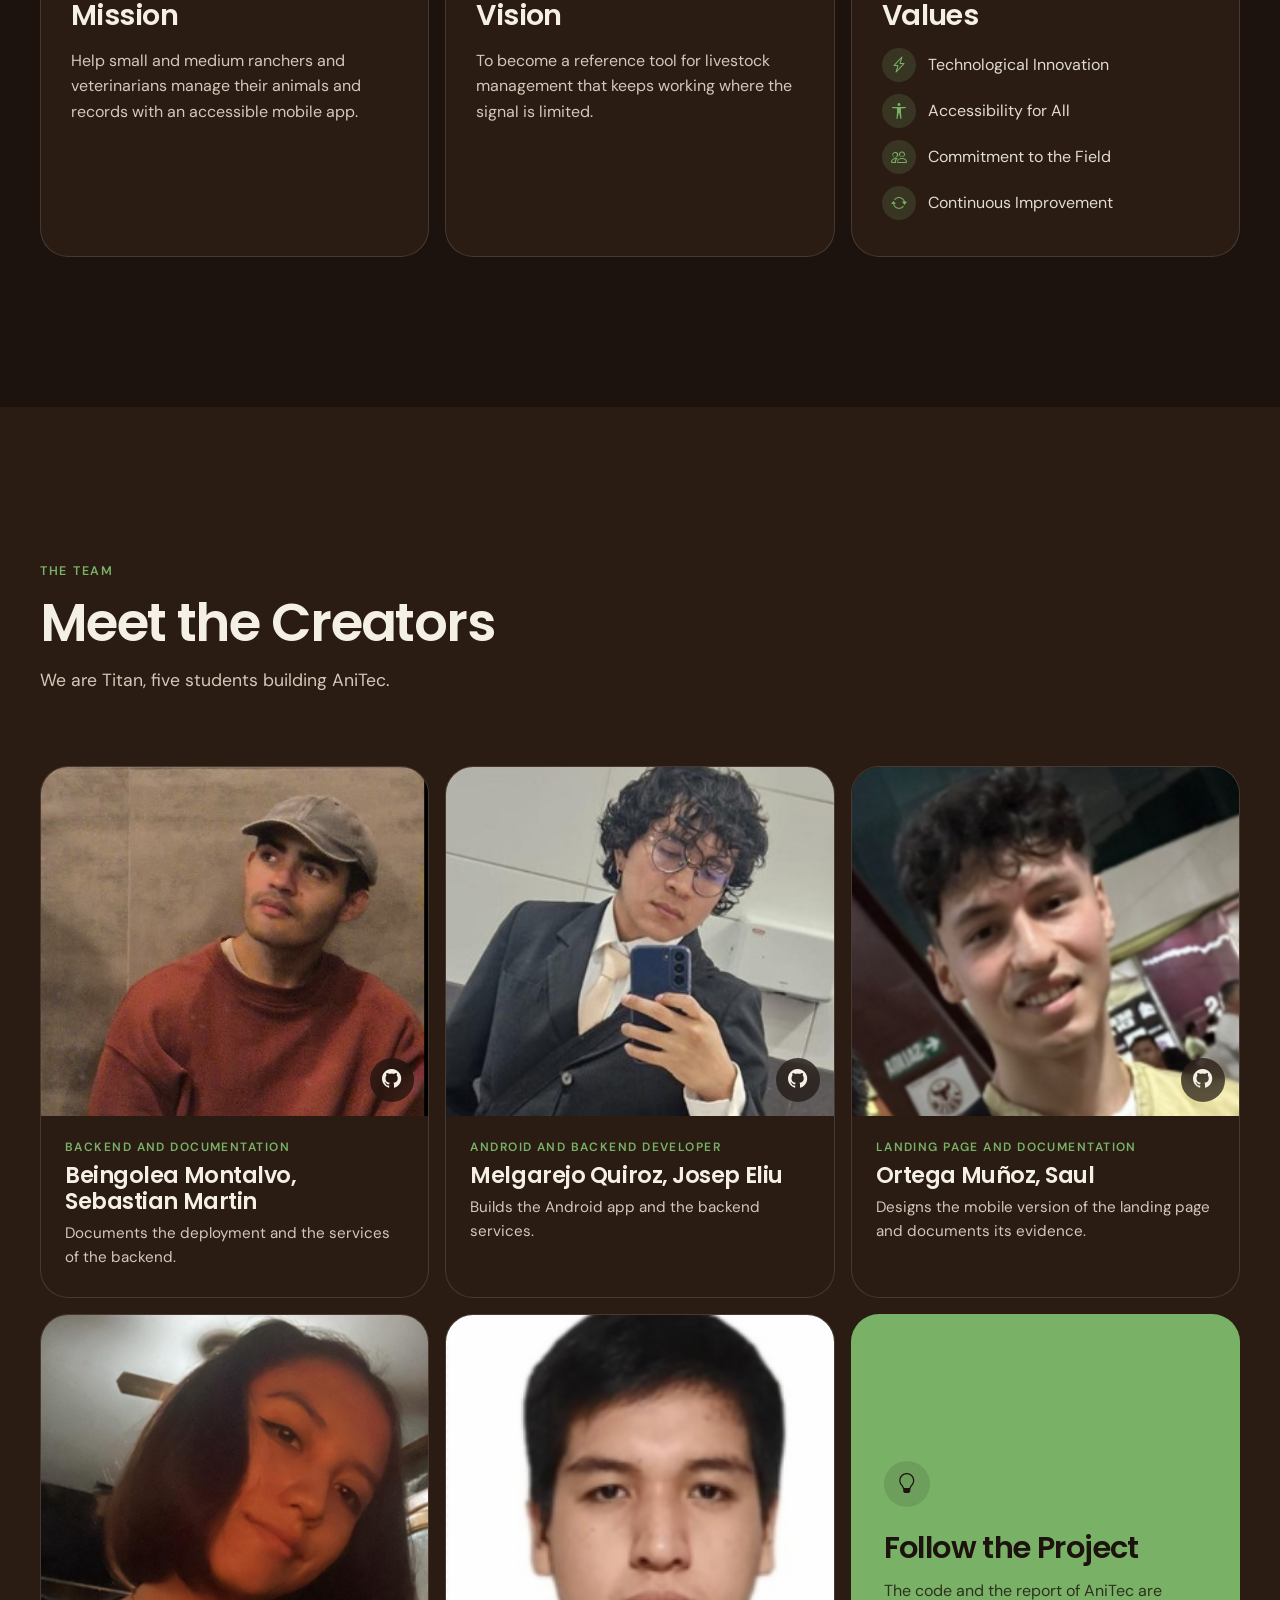
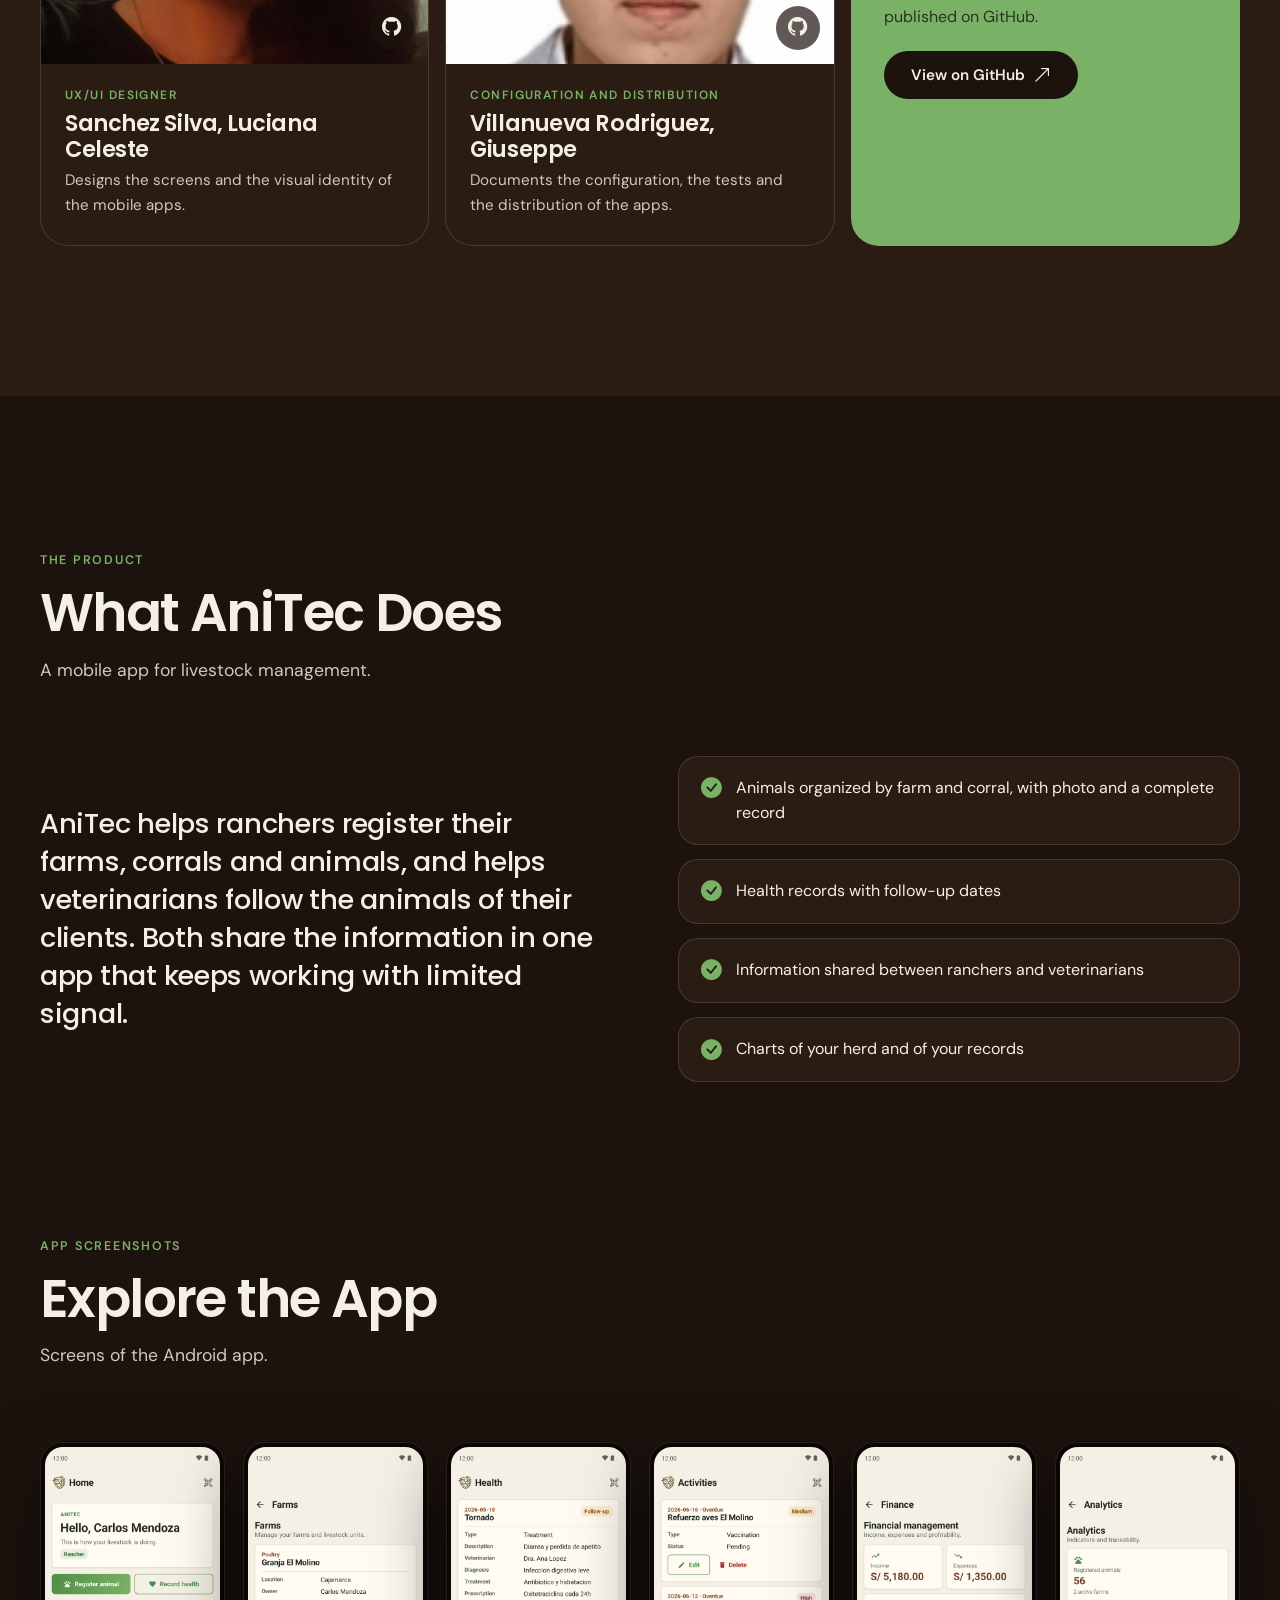
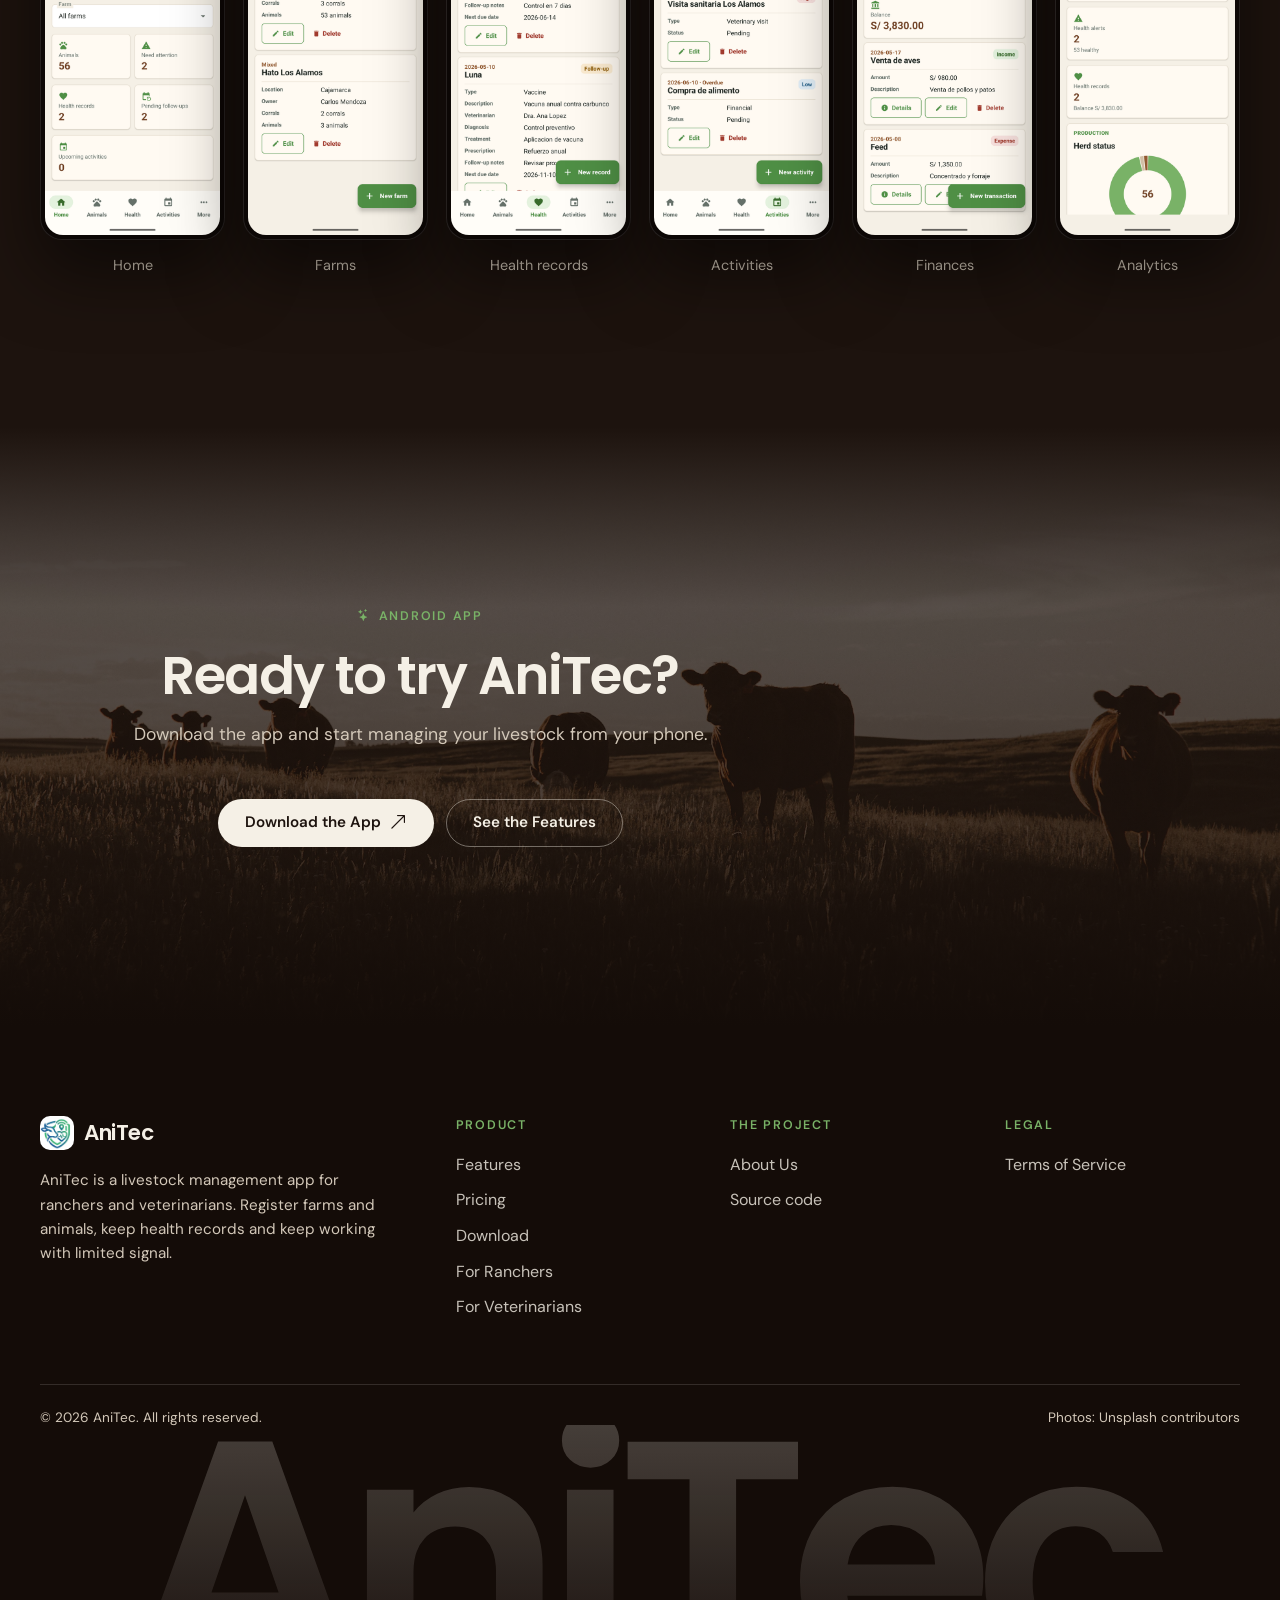
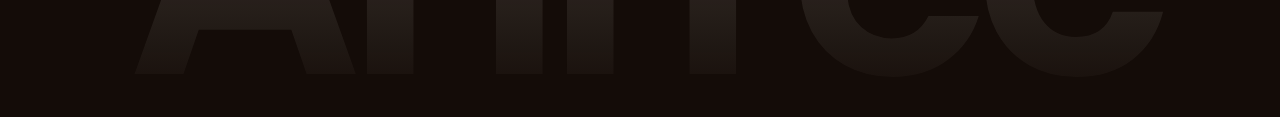
<file: assets/pages/about.html>
<!doctype html>
<html lang="en" data-page="about">
  <head>
    <meta charset="UTF-8" />
    <meta name="viewport" content="width=device-width, initial-scale=1.0" />
    <title>About Us - AniTec</title>
    <meta name="description" content="Meet the team behind AniTec. We are a team passionate about transforming Latin American livestock farming through innovative technology." />
    <meta name="keywords" content="about us AniTec, AniTec team, Team Titan, AniTec creators, ranching startup" />
    <meta name="author" content="AniTec" />
    <meta name="robots" content="index, follow" />
    <meta name="googlebot" content="index, follow" />

    <!-- Open Graph / Twitter -->
    <meta property="og:type" content="website" />
    <meta property="og:title" content="About Us - AniTec" />
    <meta property="og:description" content="Meet the team behind AniTec. We are a team passionate about transforming Latin American livestock farming through innovative technology." />
    <meta property="og:site_name" content="AniTec" />
    <meta property="twitter:card" content="summary" />
    <meta property="twitter:title" content="About Us - AniTec" />
    <meta property="twitter:description" content="Meet the team behind AniTec. We are a team passionate about transforming Latin American livestock farming through innovative technology." />

    <!-- Favicons -->
    <link rel="shortcut icon" href="../images/logo.ico" type="image/x-icon" />
    <link rel="icon" href="../images/logo.png" type="image/png" />
    <link rel="apple-touch-icon" href="../images/logo.png" />
    <meta name="theme-color" content="#1d130e" />
    <meta name="msapplication-TileColor" content="#1d130e" />

    <script>document.documentElement.classList.add("js");</script>

    <link rel="preconnect" href="https://fonts.googleapis.com" />
    <link rel="preconnect" href="https://fonts.gstatic.com" crossorigin />
    <link
      href="https://fonts.googleapis.com/css2?family=Anton&family=DM+Sans:opsz,wght@9..40,400;9..40,500;9..40,700&family=Poppins:wght@500;600;700;800&display=swap"
      rel="stylesheet"
    />
    <link rel="stylesheet" href="https://cdn.jsdelivr.net/npm/bootstrap-icons@1.11.3/font/bootstrap-icons.min.css" />
    <link rel="stylesheet" href="../styles/home.css" />
    <link rel="stylesheet" href="../styles/inner.css" />
  </head>
  <body>
    <a class="skip-link" href="#main" data-i18n="v2.skip">Skip to content</a>

    <header class="nav" id="nav">
      <a href="../../index.html" class="nav-logo" aria-label="AniTec">
        <img src="../images/logo.png" alt="" width="34" height="34" />
        <span>AniTec</span>
      </a>
      <nav class="nav-links" aria-label="Main">
        <a href="../../index.html" data-i18n="nav.home">Home</a>
        <a href="about.html" class="active" data-i18n="nav.about">About Us</a>
        <a href="ranchers.html" data-i18n="nav.ranchers">Ranchers</a>
        <a href="veterinarians.html" data-i18n="nav.veterinarians">Veterinarians</a>
        <a href="../../index.html#pricing" data-i18n="nav.pricing">Pricing</a>
      </nav>
      <div class="nav-actions">
        <div class="lang" role="group" aria-label="Language">
          <button class="lang-btn" id="lang-en" onclick="setLanguage('en')">EN</button>
          <button class="lang-btn" id="lang-es" onclick="setLanguage('es')">ES</button>
        </div>
        <a href="../../index.html#download" class="pill pill-light pill-sm" data-i18n="nav.startFree">Download</a>
        <button class="menu-btn" id="menu-btn" aria-label="Open menu" aria-expanded="false" aria-controls="menu">
          <span></span><span></span>
        </button>
      </div>
    </header>

    <div class="menu" id="menu" aria-hidden="true">
      <nav class="menu-links" aria-label="Mobile">
        <a href="../../index.html" data-i18n="nav.home">Home</a>
        <a href="about.html" data-i18n="nav.about">About Us</a>
        <a href="ranchers.html" data-i18n="nav.ranchers">Ranchers</a>
        <a href="veterinarians.html" data-i18n="nav.veterinarians">Veterinarians</a>
        <a href="../../index.html#pricing" data-i18n="nav.pricing">Pricing</a>
      </nav>
      <div class="menu-foot">
        <a href="../../index.html#download" class="pill pill-light" data-i18n="nav.startFree">Download</a>
        <div class="lang" role="group" aria-label="Language">
          <button class="lang-btn" id="mobile-lang-en" onclick="setLanguage('en')">EN</button>
          <button class="lang-btn" id="mobile-lang-es" onclick="setLanguage('es')">ES</button>
        </div>
      </div>
    </div>

    <main id="main">

      <section class="hero page-hero">
        <img class="hero-bg" src="../images/photos/herd-looking.webp" alt="" fetchpriority="high" />
        <div class="hero-shade"></div>
        <div class="hero-inner">
          <div class="hero-copy">
            <p class="eyebrow"><i class="bi bi-rocket-takeoff"></i> <span data-i18n="about.heroBadge">About Us</span></p>
            <h1 class="page-title"><span data-i18n="about.heroTitle1">Building</span><em data-i18n="about.heroTitle2"> AniTec</em></h1>
            <p class="hero-lead" data-i18n="about.heroDesc1">We are Titan, a team of five students from the Universidad Peruana de Ciencias Aplicadas (UPC).</p>
            <p class="hero-lead" data-i18n="about.heroDesc2">AniTec is our project for the Mobile Applications course: an app that helps ranchers and veterinarians manage their livestock.</p>
            
            <div class="hero-cta">
              <a href="#team" class="pill pill-cream"><span data-i18n="about.meetTeam">Meet the Team</span> <i class="bi bi-arrow-down-short"></i></a>
              <a href="../../index.html#download" class="pill pill-ghost" data-i18n="about.viewPlans">Download the App</a>
            </div>
          </div>
          <aside class="hero-side">
            <div class="phone phone-hero" aria-hidden="true">
              <img src="../images/app/android-farms.png" alt="" width="540" height="1200" />
            </div>
          </aside>
        </div>
        <div class="hero-stats">
          <div><span class="stat-n" data-i18n="about.stat1n">2026</span><span class="stat-l" data-i18n="about.stat1">Year</span></div>
          <div><span class="stat-n" data-i18n="about.stat2n">5</span><span class="stat-l" data-i18n="about.stat2">Team Members</span></div>
          <div><span class="stat-n" data-i18n="about.stat3n">1</span><span class="stat-l" data-i18n="about.stat3">Product</span></div>
          <div><span class="stat-n" data-i18n="about.stat4n">2</span><span class="stat-l" data-i18n="about.stat4">User Roles</span></div>
        </div>
      </section>

      <section class="section">
        <div class="wrap">
          <header class="section-head reveal">
            <p class="eyebrow" data-i18n="about.essenceSubtitle">Our Essence</p>
            <h2 class="h2" data-i18n="about.essenceTitle">What Defines Us</h2>
          <p class="lead" data-i18n="about.essenceDesc">The pillars that guide our work.</p>
          </header>
          <div class="logos-row reveal">
            <div class="logo-card">
              <img src="../images/about-us/logo_startup_titan.png" alt="Titan Startup" loading="lazy" />
              <span class="logo-label">Titan Startup</span>
            </div>
            <span class="logos-x" aria-hidden="true">×</span>
            <div class="logo-card">
              <img src="../images/about-us/logo_producto_anitec.png" alt="AniTec Product" loading="lazy" />
              <span class="logo-label" data-i18n="about.product">Titan Startup · AniTec Product</span>
            </div>
          </div>
          <div class="mv-grid">
            <article class="mv-card reveal">
              <span class="mv-n">01</span>
              <span class="tile-icon"><i class="bi bi-bullseye"></i></span>
              <h3 data-i18n="about.mission">Mission</h3>
              <p data-i18n="about.missionText">Help small and medium ranchers and veterinarians manage their animals and records with an accessible mobile app.</p>
            </article>
            <article class="mv-card reveal">
              <span class="mv-n">02</span>
              <span class="tile-icon"><i class="bi bi-eye"></i></span>
              <h3 data-i18n="about.vision">Vision</h3>
              <p data-i18n="about.visionText">To become a reference tool for livestock management that keeps working where the signal is limited.</p>
            </article>
            <article class="mv-card reveal">
              <span class="mv-n">03</span>
              <span class="tile-icon"><i class="bi bi-heart"></i></span>
              <h3 data-i18n="about.values">Values</h3>
              <ul class="mv-values">
                <li><i class="bi bi-lightning-charge"></i><span data-i18n="about.val1">Technological Innovation</span></li>
                <li><i class="bi bi-universal-access"></i><span data-i18n="about.val2">Accessibility for All</span></li>
                <li><i class="bi bi-people"></i><span data-i18n="about.val3">Commitment to the Field</span></li>
                <li><i class="bi bi-arrow-repeat"></i><span data-i18n="about.val4">Continuous Improvement</span></li>
              </ul>
            </article>
          </div>
        </div>
      </section>

      <section class="section" id="team" style="background: var(--espresso-2)">
        <div class="wrap">
          <header class="section-head reveal">
            <p class="eyebrow" data-i18n="about.teamSubtitle">The Team</p>
            <h2 class="h2" data-i18n="about.teamTitle">Meet the Creators</h2>
          <p class="lead" data-i18n="about.teamDesc">We are Titan, five students building AniTec.</p>
          </header>
          <div class="team-grid">
            <article class="team-card reveal">
              <div class="team-photo">
                <img src="../images/about-us/team/Sebastian%20Martin%20Beingolea%20Montalvo.png" alt="Sebastian Martin Beingolea Montalvo" loading="lazy" />
                <div class="team-social">
                  <a href="https://github.com/smbmontalvo" target="_blank" rel="noreferrer" aria-label="GitHub Beingolea Montalvo, Sebastian Martin"><i class="bi bi-github"></i></a>
                </div>
              </div>
              <div class="team-info">
                <span class="team-role" data-i18n="about.member1Role">Backend and Documentation</span>
                <h3 class="team-name">Beingolea Montalvo, Sebastian Martin</h3>
                <p class="team-bio" data-i18n="about.member1Bio">Documents the deployment and the services of the backend.</p>
              </div>
            </article>
            <article class="team-card reveal">
              <div class="team-photo">
                <img src="../images/about-us/team/Josep%20Eliu%20Melgarejo%20Quiroz.png" alt="Josep Eliu Melgarejo Quiroz" loading="lazy" />
                <div class="team-social">
                  <a href="https://github.com/Melga1502" target="_blank" rel="noreferrer" aria-label="GitHub Melgarejo Quiroz, Josep Eliu"><i class="bi bi-github"></i></a>
                </div>
              </div>
              <div class="team-info">
                <span class="team-role" data-i18n="about.member2Role">Android and Backend Developer</span>
                <h3 class="team-name">Melgarejo Quiroz, Josep Eliu</h3>
                <p class="team-bio" data-i18n="about.member2Bio">Builds the Android app and the backend services.</p>
              </div>
            </article>
            <article class="team-card reveal">
              <div class="team-photo">
                <img src="../images/about-us/team/Saul%20Ortega%20Mu%C3%B1oz.png" alt="Saul Ortega Muñoz" loading="lazy" />
                <div class="team-social">
                  <a href="https://github.com/Ss1lent10" target="_blank" rel="noreferrer" aria-label="GitHub Ortega Muñoz, Saul"><i class="bi bi-github"></i></a>
                </div>
              </div>
              <div class="team-info">
                <span class="team-role" data-i18n="about.member3Role">Landing Page and Documentation</span>
                <h3 class="team-name">Ortega Muñoz, Saul</h3>
                <p class="team-bio" data-i18n="about.member3Bio">Designs the mobile version of the landing page and documents its evidence.</p>
              </div>
            </article>
            <article class="team-card reveal">
              <div class="team-photo">
                <img src="../images/about-us/team/Luciana%20Celeste%20Sanchez%20Silva.png" alt="Luciana Celeste Sanchez Silva" loading="lazy" />
                <div class="team-social">
                  <a href="https://github.com/luccsss" target="_blank" rel="noreferrer" aria-label="GitHub Sanchez Silva, Luciana Celeste"><i class="bi bi-github"></i></a>
                </div>
              </div>
              <div class="team-info">
                <span class="team-role" data-i18n="about.member4Role">UX/UI Designer</span>
                <h3 class="team-name">Sanchez Silva, Luciana Celeste</h3>
                <p class="team-bio" data-i18n="about.member4Bio">Designs the screens and the visual identity of the mobile apps.</p>
              </div>
            </article>
            <article class="team-card reveal">
              <div class="team-photo">
                <img src="../images/about-us/team/Giuseppe%20Villanueva%20Rodriguez.png" alt="Giuseppe Villanueva Rodriguez" loading="lazy" />
                <div class="team-social">
                  <a href="https://github.com/Giuseppe152004" target="_blank" rel="noreferrer" aria-label="GitHub Villanueva Rodriguez, Giuseppe"><i class="bi bi-github"></i></a>
                </div>
              </div>
              <div class="team-info">
                <span class="team-role" data-i18n="about.member5Role">Configuration and Distribution</span>
                <h3 class="team-name">Villanueva Rodriguez, Giuseppe</h3>
                <p class="team-bio" data-i18n="about.member5Bio">Documents the configuration, the tests and the distribution of the apps.</p>
              </div>
            </article>
            <article class="team-card team-follow reveal">
              <span class="tile-icon" style="background: rgba(29,19,14,.12)"><i class="bi bi-lightbulb"></i></span>
              <h4 data-i18n="about.ideaTitle">Follow the Project</h4>
              <p data-i18n="about.ideaDesc">The code and the report of AniTec are published on GitHub.</p>
              <a href="https://github.com/ADM-1ACC0238-2620-13975-Grupo01" target="_blank" rel="noreferrer" class="pill pill-dark"><span data-i18n="about.contactUs">View on GitHub</span> <i class="bi bi-arrow-up-right"></i></a>
            </article>
          </div>
        </div>
      </section>

      <section class="section">
        <div class="wrap">
          <header class="section-head reveal">
            <p class="eyebrow" data-i18n="about.productSubtitle">The Product</p>
            <h2 class="h2" data-i18n="about.productTitle">What AniTec Does</h2>
          <p class="lead" data-i18n="about.productDesc">A mobile app for livestock management.</p>
          </header>
          <div class="product-split">
            <p class="product-text reveal" data-i18n="about.productText">AniTec helps ranchers register their farms, corrals and animals, and helps veterinarians follow the animals of their clients. Both share the information in one app that keeps working with limited signal.</p>
            <ul class="product-list">
              <li class="reveal"><i class="bi bi-check-circle-fill"></i><span data-i18n="about.productFeature1">Animals organized by farm and corral, with photo and a complete record</span></li>
              <li class="reveal"><i class="bi bi-check-circle-fill"></i><span data-i18n="about.productFeature2">Health records with follow-up dates</span></li>
              <li class="reveal"><i class="bi bi-check-circle-fill"></i><span data-i18n="about.productFeature3">Information shared between ranchers and veterinarians</span></li>
              <li class="reveal"><i class="bi bi-check-circle-fill"></i><span data-i18n="about.productFeature4">Charts of your herd and of your records</span></li>
            </ul>
          </div>
        </div>
      </section>

      <section class="section" style="padding-top:0">
        <div class="wrap">
          <header class="section-head reveal">
            <p class="eyebrow" data-i18n="about.screenshotsSubtitle">App Screenshots</p>
            <h2 class="h2" data-i18n="about.screenshotsTitle">Explore the App</h2>
          <p class="lead" data-i18n="about.screenshotsDesc">Screens of the Android app.</p>
          </header>
          <div class="shots">
            <figure class="shot-card reveal">
              <div class="phone"><img src="../images/app/android-home.png" alt="Home" loading="lazy" width="540" height="1200" /></div>
              <figcaption data-i18n="gallery.home">Home</figcaption>
            </figure>
            <figure class="shot-card reveal">
              <div class="phone"><img src="../images/app/android-farms.png" alt="Farms" loading="lazy" width="540" height="1200" /></div>
              <figcaption data-i18n="gallery.farms">Farms</figcaption>
            </figure>
            <figure class="shot-card reveal">
              <div class="phone"><img src="../images/app/android-health.png" alt="Health records" loading="lazy" width="540" height="1200" /></div>
              <figcaption data-i18n="gallery.health">Health records</figcaption>
            </figure>
            <figure class="shot-card reveal">
              <div class="phone"><img src="../images/app/android-activities.png" alt="Activities" loading="lazy" width="540" height="1200" /></div>
              <figcaption data-i18n="gallery.activities">Activities</figcaption>
            </figure>
            <figure class="shot-card reveal">
              <div class="phone"><img src="../images/app/android-finance.png" alt="Finances" loading="lazy" width="540" height="1200" /></div>
              <figcaption data-i18n="gallery.finance">Finances</figcaption>
            </figure>
            <figure class="shot-card reveal">
              <div class="phone"><img src="../images/app/android-analytics.png" alt="Analytics" loading="lazy" width="540" height="1200" /></div>
              <figcaption data-i18n="gallery.analytics">Analytics</figcaption>
            </figure>
          </div>
        </div>
      </section>

      <section class="cta-band">
        <img src="../images/photos/pasture-silhouette.webp" alt="" loading="lazy" />
        <div class="wrap">
          <div class="cta-inner reveal">
            <p class="eyebrow"><i class="bi bi-stars"></i> <span data-i18n="about.ctaBadge">Android app</span></p>
            <h2 class="h2" data-i18n="about.ctaTitle">Ready to try AniTec?</h2>
            <p class="lead" data-i18n="about.ctaDesc">Download the app and start managing your livestock from your phone.</p>
            
            <div class="hero-cta">
              <a href="../../index.html#download" class="pill pill-cream"><span data-i18n="about.ctaStartFree">Download the App</span> <i class="bi bi-arrow-up-right"></i></a>
              <a href="../../index.html#features" class="pill pill-ghost" data-i18n="about.ctaSeeHow">See the Features</a>
            </div>
          </div>
        </div>
      </section>
    </main>

    <footer class="footer" id="contact">
      <div class="wrap footer-grid">
        <div class="footer-about">
          <a href="../../index.html" class="nav-logo">
            <img src="../images/logo.png" alt="" width="34" height="34" />
            <span>AniTec</span>
          </a>
          <p data-i18n="footer.desc">AniTec is a livestock management app for ranchers and veterinarians. Register farms and animals, keep health records and keep working with limited signal.</p>
        </div>
        <div>
          <h4 data-i18n="footer.product">Product</h4>
          <ul>
            <li><a href="../../index.html#features" data-i18n="footer.features">Features</a></li>
            <li><a href="../../index.html#pricing" data-i18n="footer.pricing">Pricing</a></li>
            <li><a href="../../index.html#download" data-i18n="footer.download">Download</a></li>
            <li><a href="ranchers.html" data-i18n="footer.forRanchers">For Ranchers</a></li>
            <li><a href="veterinarians.html" data-i18n="footer.forVets">For Veterinarians</a></li>
          </ul>
        </div>
        <div>
          <h4 data-i18n="footer.project">The Project</h4>
          <ul>
            <li><a href="about.html" data-i18n="footer.about">About Us</a></li>
            <li><a href="https://github.com/ADM-1ACC0238-2620-13975-Grupo01" target="_blank" rel="noreferrer" data-i18n="footer.github">Source code</a></li>
          </ul>
        </div>
        <div>
          <h4 data-i18n="footer.legal">Legal</h4>
          <ul>
            <li><a href="terms.html" data-i18n="footer.terms">Terms of Service</a></li>
          </ul>
        </div>
      </div>
      <div class="wrap footer-bottom">
        <p data-i18n="footer.copyright">© 2026 AniTec. All rights reserved.</p>
        <p><a href="https://unsplash.com/license" target="_blank" rel="noreferrer" data-i18n="v2.photos">Photos: Unsplash contributors</a></p>
      </div>
      <div class="wordmark" aria-hidden="true">AniTec</div>
    </footer>

    <script src="../scripts/i18n.js"></script>
    <script src="../scripts/home-i18n.js"></script>
    <script src="../scripts/home.js"></script>
  </body>
</html>
</file>
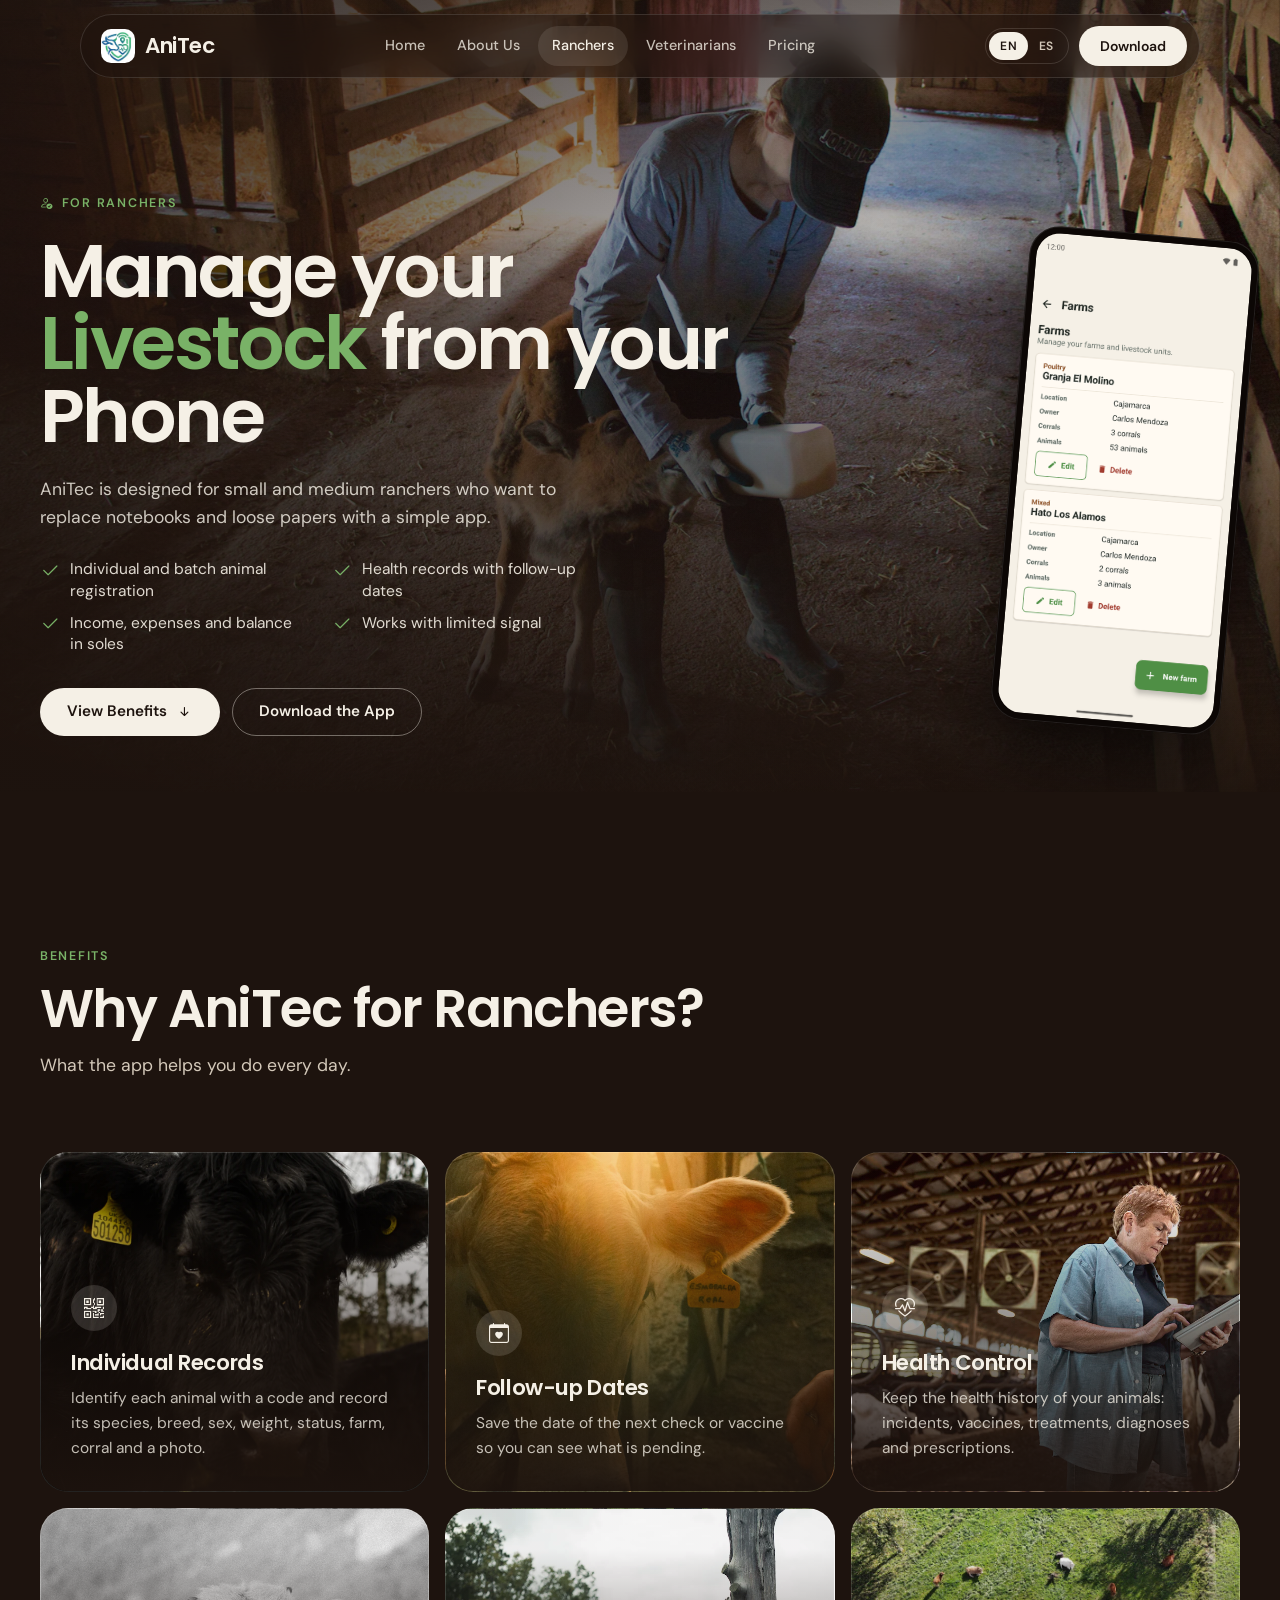
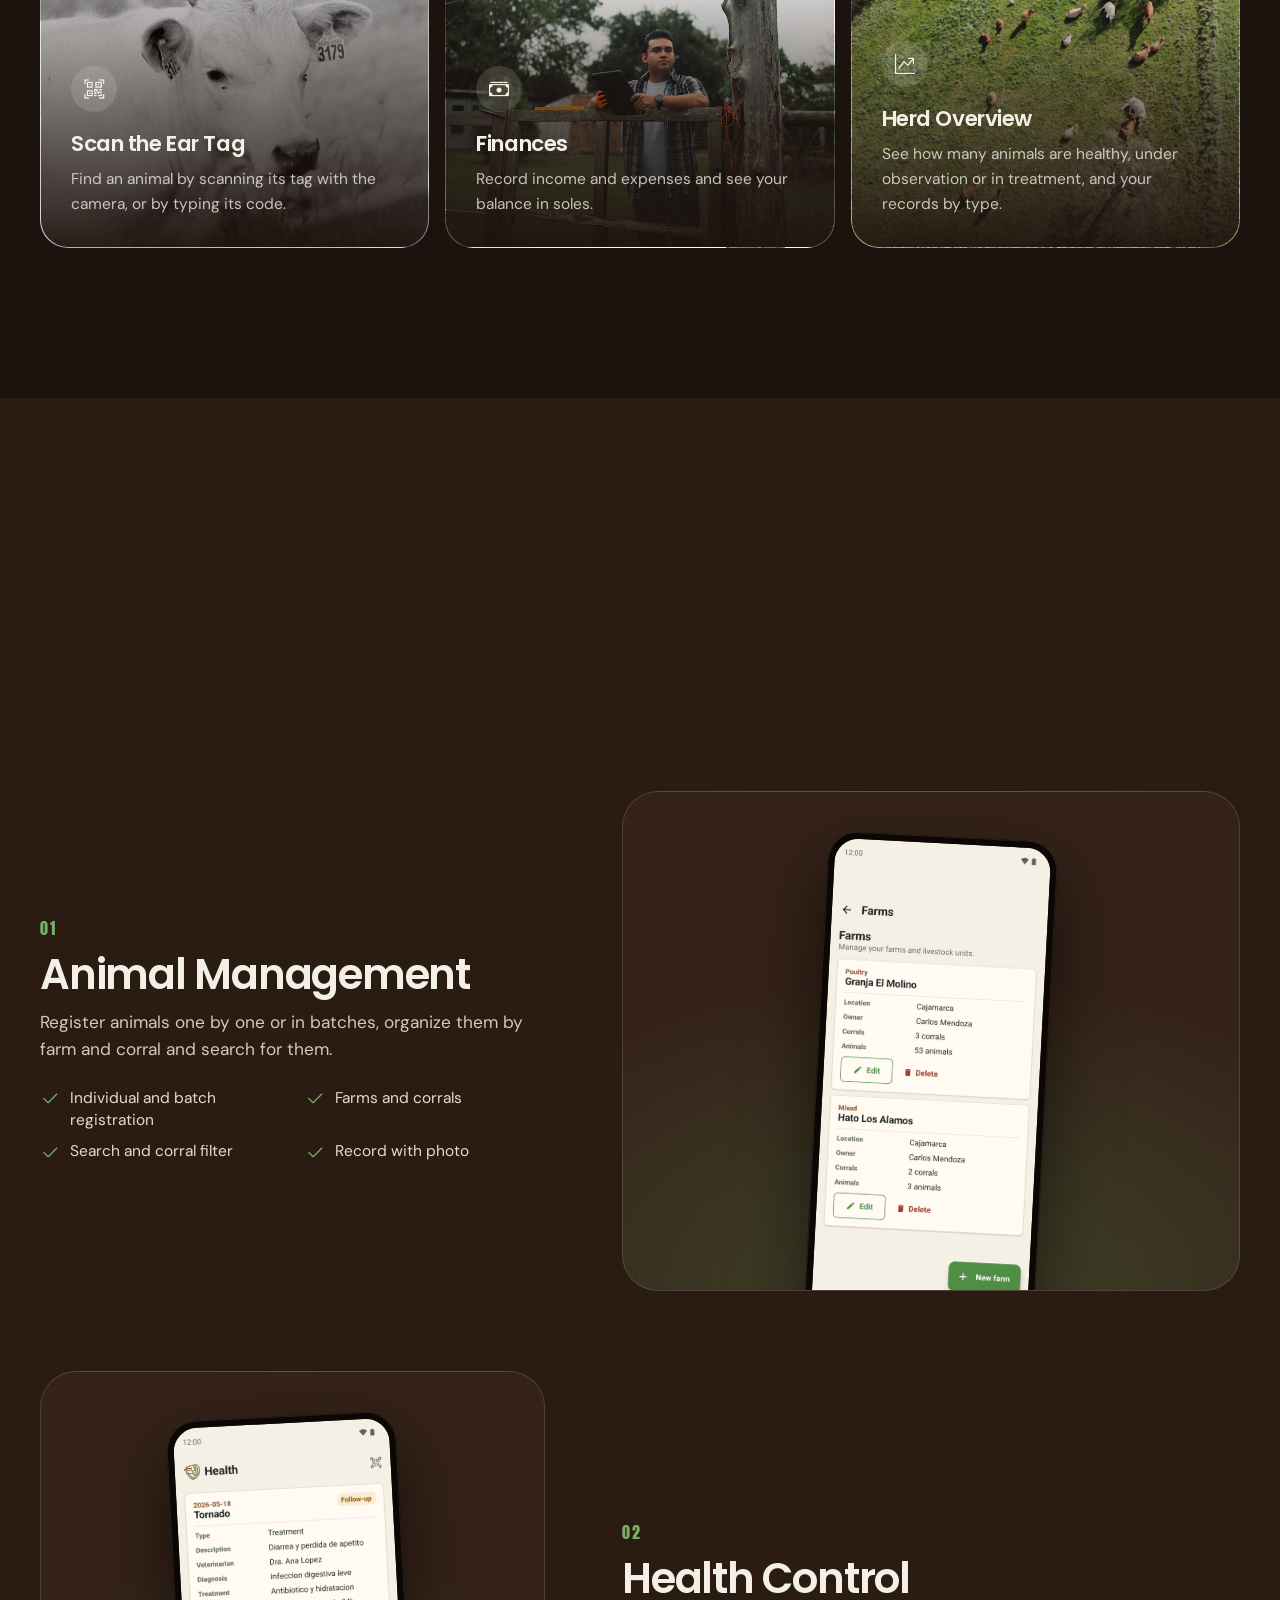
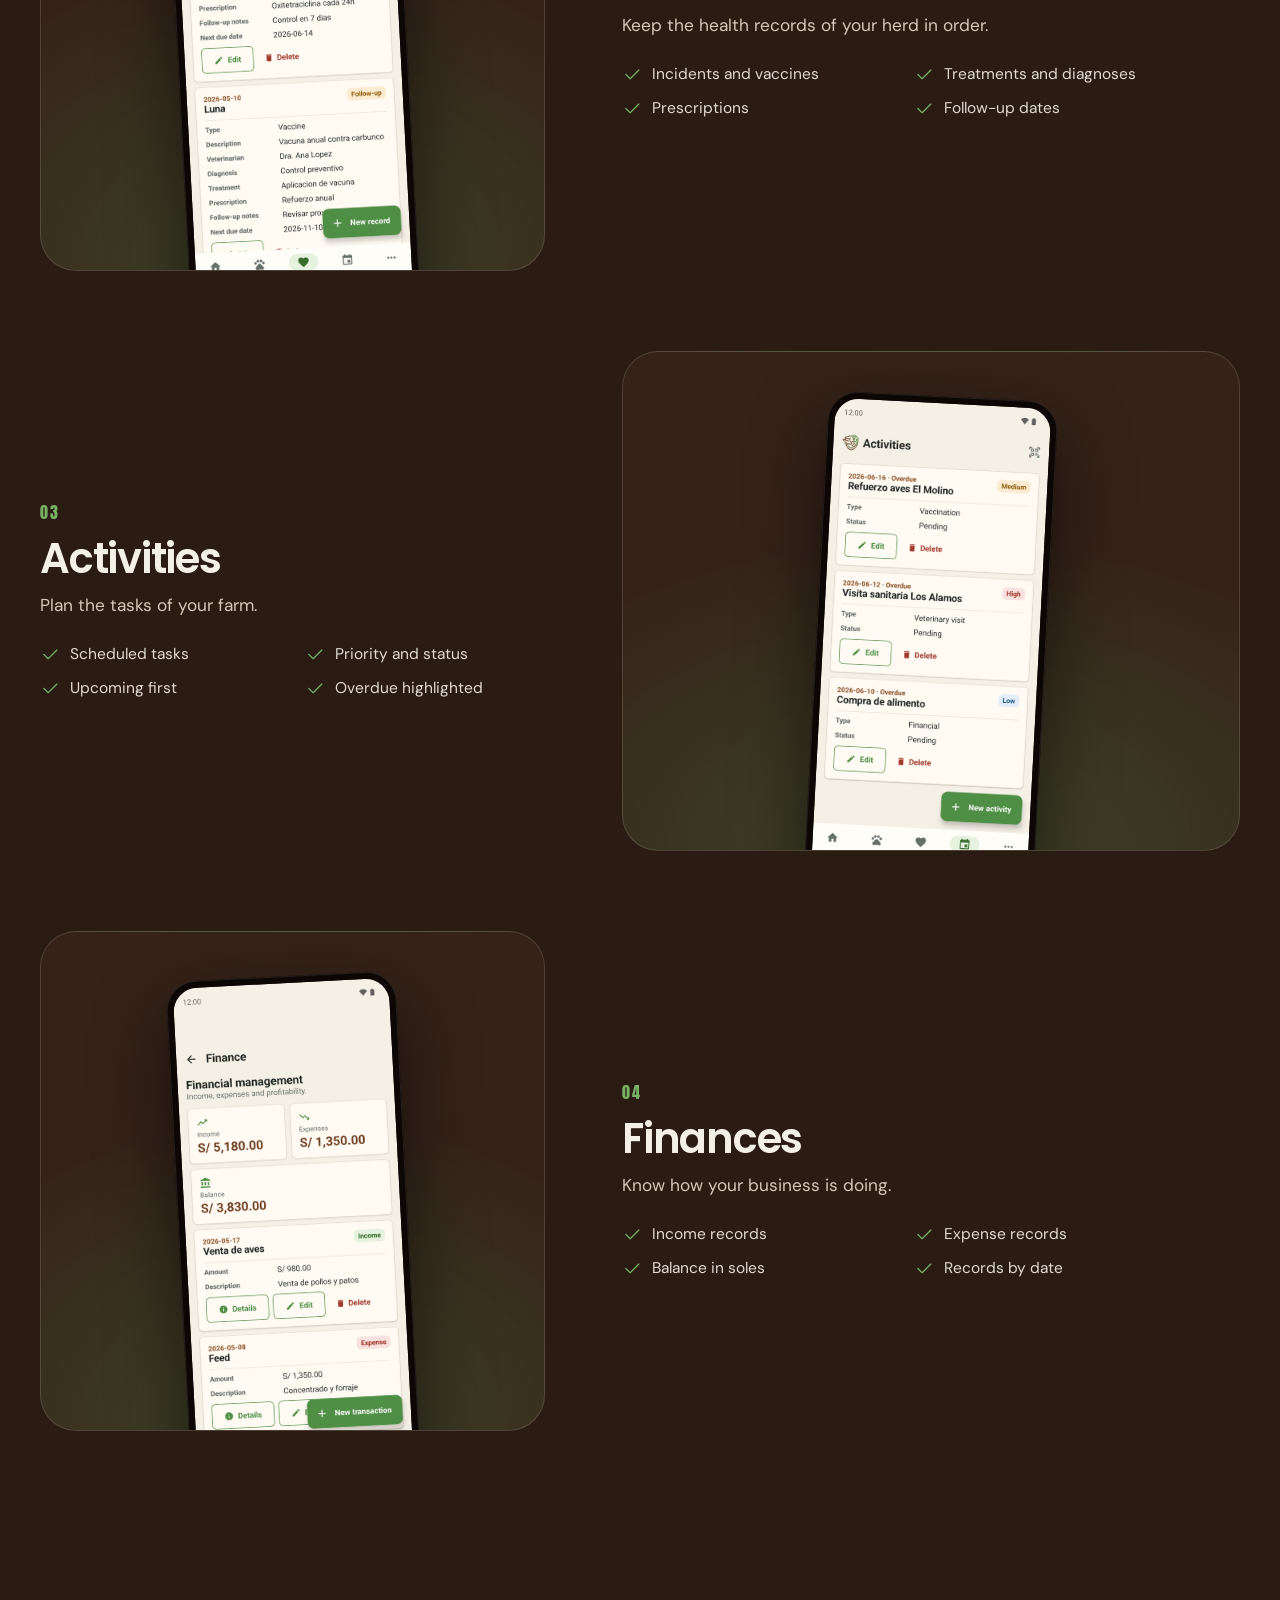
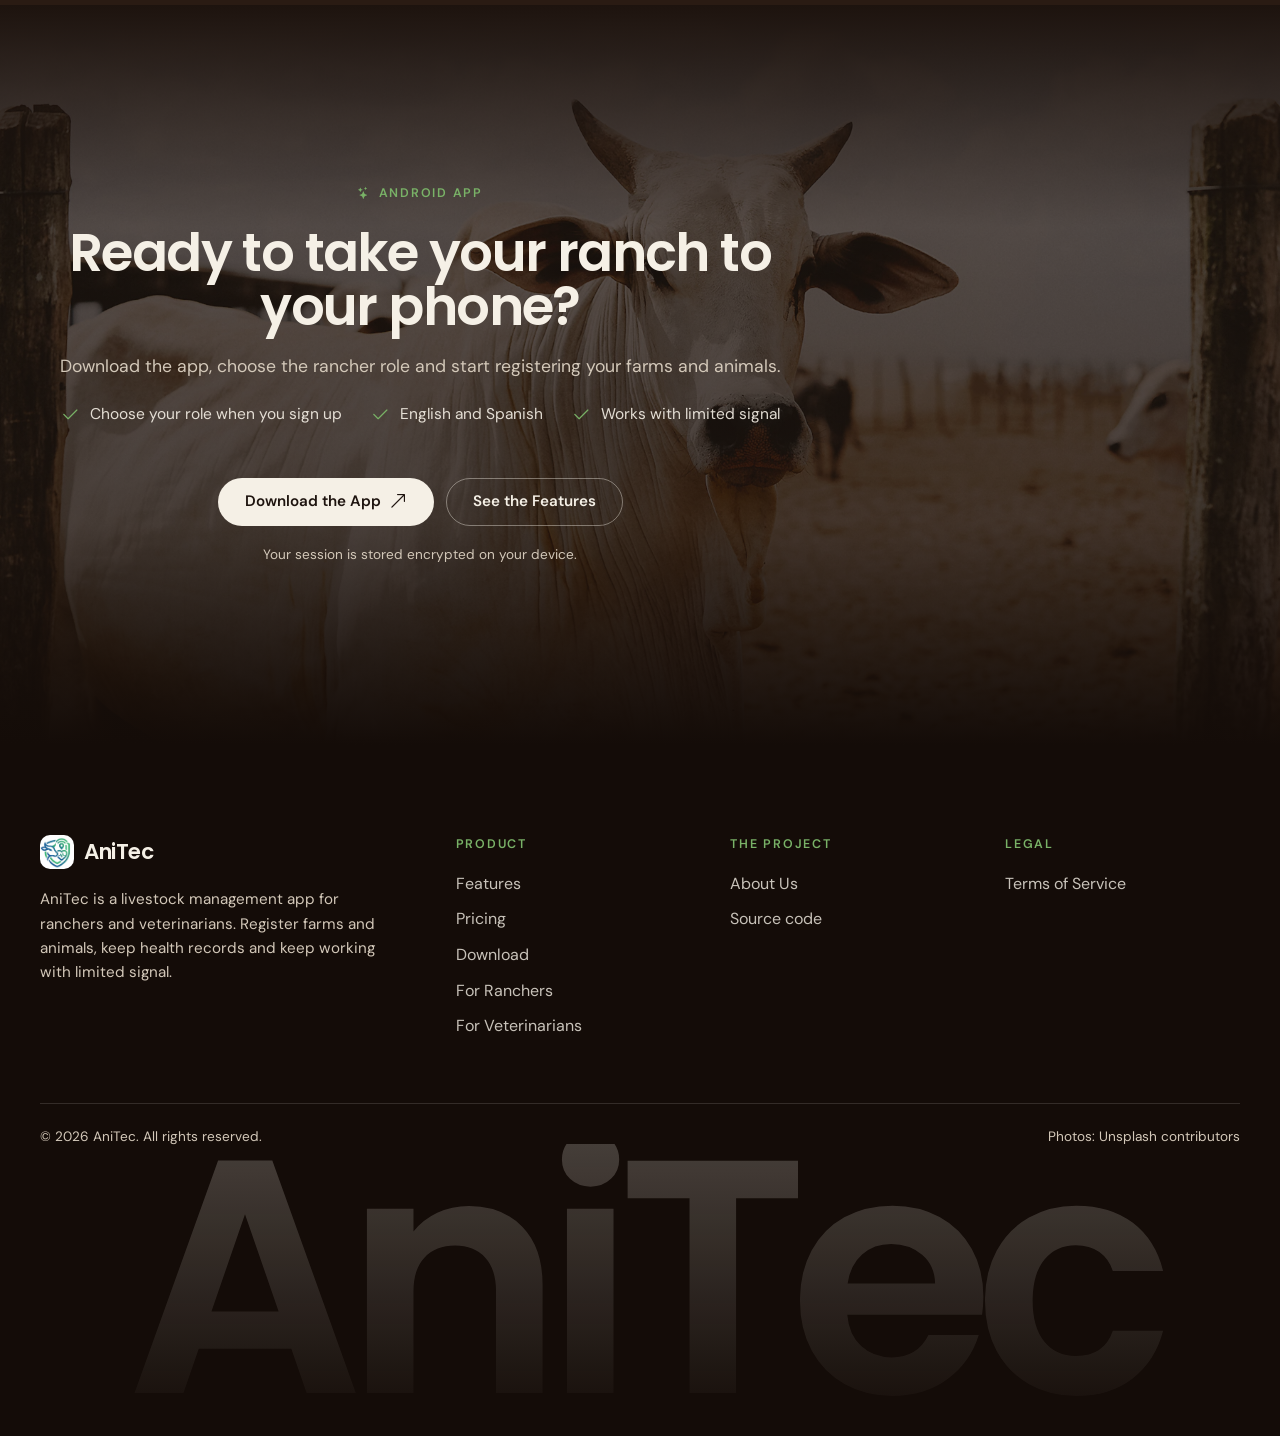
<file: assets/pages/ranchers.html>
<!doctype html>
<html lang="en" data-page="ranchers">
  <head>
    <meta charset="UTF-8" />
    <meta name="viewport" content="width=device-width, initial-scale=1.0" />
    <title>For Ranchers - AniTec</title>
    <meta name="description" content="AniTec for ranchers: digitize your livestock management, control health, reproduction and productivity of your herd with innovative technology designed for you." />
    <meta name="keywords" content="ranchers, livestock management, herd control, animal records, animal health, livestock reproduction, traceability, livestock productivity, AniTec for ranchers" />
    <meta name="author" content="AniTec" />
    <meta name="robots" content="index, follow" />
    <meta name="googlebot" content="index, follow" />

    <!-- Open Graph / Twitter -->
    <meta property="og:type" content="website" />
    <meta property="og:title" content="For Ranchers - AniTec" />
    <meta property="og:description" content="AniTec for ranchers: digitize your livestock management, control health, reproduction and productivity of your herd with innovative technology designed for you." />
    <meta property="og:site_name" content="AniTec" />
    <meta property="twitter:card" content="summary" />
    <meta property="twitter:title" content="For Ranchers - AniTec" />
    <meta property="twitter:description" content="AniTec for ranchers: digitize your livestock management, control health, reproduction and productivity of your herd with innovative technology designed for you." />

    <!-- Favicons -->
    <link rel="shortcut icon" href="../images/logo.ico" type="image/x-icon" />
    <link rel="icon" href="../images/logo.png" type="image/png" />
    <link rel="apple-touch-icon" href="../images/logo.png" />
    <meta name="theme-color" content="#1d130e" />
    <meta name="msapplication-TileColor" content="#1d130e" />

    <script>document.documentElement.classList.add("js");</script>

    <link rel="preconnect" href="https://fonts.googleapis.com" />
    <link rel="preconnect" href="https://fonts.gstatic.com" crossorigin />
    <link
      href="https://fonts.googleapis.com/css2?family=Anton&family=DM+Sans:opsz,wght@9..40,400;9..40,500;9..40,700&family=Poppins:wght@500;600;700;800&display=swap"
      rel="stylesheet"
    />
    <link rel="stylesheet" href="https://cdn.jsdelivr.net/npm/bootstrap-icons@1.11.3/font/bootstrap-icons.min.css" />
    <link rel="stylesheet" href="../styles/home.css" />
    <link rel="stylesheet" href="../styles/inner.css" />
  </head>
  <body>
    <a class="skip-link" href="#main" data-i18n="v2.skip">Skip to content</a>

    <header class="nav" id="nav">
      <a href="../../index.html" class="nav-logo" aria-label="AniTec">
        <img src="../images/logo.png" alt="" width="34" height="34" />
        <span>AniTec</span>
      </a>
      <nav class="nav-links" aria-label="Main">
        <a href="../../index.html" data-i18n="nav.home">Home</a>
        <a href="about.html" data-i18n="nav.about">About Us</a>
        <a href="ranchers.html" class="active" data-i18n="nav.ranchers">Ranchers</a>
        <a href="veterinarians.html" data-i18n="nav.veterinarians">Veterinarians</a>
        <a href="../../index.html#pricing" data-i18n="nav.pricing">Pricing</a>
      </nav>
      <div class="nav-actions">
        <div class="lang" role="group" aria-label="Language">
          <button class="lang-btn" id="lang-en" onclick="setLanguage('en')">EN</button>
          <button class="lang-btn" id="lang-es" onclick="setLanguage('es')">ES</button>
        </div>
        <a href="../../index.html#download" class="pill pill-light pill-sm" data-i18n="nav.startFree">Download</a>
        <button class="menu-btn" id="menu-btn" aria-label="Open menu" aria-expanded="false" aria-controls="menu">
          <span></span><span></span>
        </button>
      </div>
    </header>

    <div class="menu" id="menu" aria-hidden="true">
      <nav class="menu-links" aria-label="Mobile">
        <a href="../../index.html" data-i18n="nav.home">Home</a>
        <a href="about.html" data-i18n="nav.about">About Us</a>
        <a href="ranchers.html" data-i18n="nav.ranchers">Ranchers</a>
        <a href="veterinarians.html" data-i18n="nav.veterinarians">Veterinarians</a>
        <a href="../../index.html#pricing" data-i18n="nav.pricing">Pricing</a>
      </nav>
      <div class="menu-foot">
        <a href="../../index.html#download" class="pill pill-light" data-i18n="nav.startFree">Download</a>
        <div class="lang" role="group" aria-label="Language">
          <button class="lang-btn" id="mobile-lang-en" onclick="setLanguage('en')">EN</button>
          <button class="lang-btn" id="mobile-lang-es" onclick="setLanguage('es')">ES</button>
        </div>
      </div>
    </div>

    <main id="main">

      <section class="hero page-hero">
        <img class="hero-bg" src="../images/photos/rancher-feeding-calf.webp" alt="" fetchpriority="high" />
        <div class="hero-shade"></div>
        <div class="hero-inner">
          <div class="hero-copy">
            <p class="eyebrow"><i class="bi bi-person-check"></i> <span data-i18n="ranchers.heroBadge">For Ranchers</span></p>
            <h1 class="page-title"><span data-i18n="ranchers.heroTitle1">Manage your</span><em data-i18n="ranchers.heroTitle2"> Livestock</em><span data-i18n="ranchers.heroTitle3"> from your Phone</span></h1>
            <p class="hero-lead" data-i18n="ranchers.heroDesc">AniTec is designed for small and medium ranchers who want to replace notebooks and loose papers with a simple app.</p>
            <ul class="checks">
            <li><i class="bi bi-check2"></i><span data-i18n="ranchers.feat1">Individual and batch animal registration</span></li>
            <li><i class="bi bi-check2"></i><span data-i18n="ranchers.feat2">Health records with follow-up dates</span></li>
            <li><i class="bi bi-check2"></i><span data-i18n="ranchers.feat3">Income, expenses and balance in soles</span></li>
            <li><i class="bi bi-check2"></i><span data-i18n="ranchers.feat4">Works with limited signal</span></li>
          </ul>
            <div class="hero-cta">
              <a href="#benefits" class="pill pill-cream"><span data-i18n="ranchers.viewBenefits">View Benefits</span> <i class="bi bi-arrow-down-short"></i></a>
              <a href="../../index.html#download" class="pill pill-ghost" data-i18n="ranchers.tryFree">Download the App</a>
            </div>
          </div>
          <aside class="hero-side">
            <div class="phone phone-hero" aria-hidden="true">
              <img src="../images/app/android-farms.png" alt="" width="540" height="1200" />
            </div>
          </aside>
        </div>
      </section>

      <section class="section" id="benefits">
        <div class="wrap">
          <header class="section-head reveal">
            <p class="eyebrow" data-i18n="ranchers.benefitsSubtitle">Benefits</p>
            <h2 class="h2" data-i18n="ranchers.benefitsTitle">Why AniTec for Ranchers?</h2>
          <p class="lead" data-i18n="ranchers.benefitsDesc">What the app helps you do every day.</p>
          </header>
          <div class="bento">
            <article class="tile tile-photo span-2 reveal" style="--img: url('../images/photos/black-cow-tag.webp')">
              <div class="tile-body">
                <span class="tile-icon"><i class="bi bi-qr-code"></i></span>
                <h3 data-i18n="ranchers.benef1Title">Individual Records</h3>
                <p data-i18n="ranchers.benef1Desc">Identify each animal with a code and record its species, breed, sex, weight, status, farm, corral and a photo.</p>
              </div>
            </article>
            <article class="tile tile-photo span-2 reveal" style="--img: url('../images/photos/calf-golden-tag.webp')">
              <div class="tile-body">
                <span class="tile-icon"><i class="bi bi-calendar-heart"></i></span>
                <h3 data-i18n="ranchers.benef2Title">Follow-up Dates</h3>
                <p data-i18n="ranchers.benef2Desc">Save the date of the next check or vaccine so you can see what is pending.</p>
              </div>
            </article>
            <article class="tile tile-photo span-2 reveal" style="--img: url('../images/photos/dairy-tablet.webp')">
              <div class="tile-body">
                <span class="tile-icon"><i class="bi bi-heart-pulse"></i></span>
                <h3 data-i18n="ranchers.benef3Title">Health Control</h3>
                <p data-i18n="ranchers.benef3Desc">Keep the health history of your animals: incidents, vaccines, treatments, diagnoses and prescriptions.</p>
              </div>
            </article>
            <article class="tile tile-photo span-2 reveal" style="--img: url('../images/photos/white-cow-tag-bw.webp')">
              <div class="tile-body">
                <span class="tile-icon"><i class="bi bi-qr-code-scan"></i></span>
                <h3 data-i18n="ranchers.benef4Title">Scan the Ear Tag</h3>
                <p data-i18n="ranchers.benef4Desc">Find an animal by scanning its tag with the camera, or by typing its code.</p>
              </div>
            </article>
            <article class="tile tile-photo span-2 reveal" style="--img: url('../images/photos/farmer-tablet-fence.webp')">
              <div class="tile-body">
                <span class="tile-icon"><i class="bi bi-cash-stack"></i></span>
                <h3 data-i18n="ranchers.benef5Title">Finances</h3>
                <p data-i18n="ranchers.benef5Desc">Record income and expenses and see your balance in soles.</p>
              </div>
            </article>
            <article class="tile tile-photo span-2 reveal" style="--img: url('../images/photos/aerial-green-field.webp')">
              <div class="tile-body">
                <span class="tile-icon"><i class="bi bi-graph-up-arrow"></i></span>
                <h3 data-i18n="ranchers.benef6Title">Herd Overview</h3>
                <p data-i18n="ranchers.benef6Desc">See how many animals are healthy, under observation or in treatment, and your records by type.</p>
              </div>
            </article>
          </div>
        </div>
      </section>

      <section class="section" style="background: var(--espresso-2)">
        <div class="wrap">
          <header class="section-head reveal">
            <p class="eyebrow" data-i18n="ranchers.modulesTitle">Everything you can manage</p>
            <h2 class="h2" data-i18n="ranchers.modulesTitle">Everything you can manage</h2>
          </header>

          <article class="module reveal">
            <div class="module-stage">
              <div class="phone" aria-hidden="true"><img src="../images/app/android-farms.png" alt="" loading="lazy" width="540" height="1200" /></div>
            </div>
            <div>
              <span class="module-n">01</span>
              <h3 data-i18n="ranchers.mod1Title">Animal Management</h3>
              <p data-i18n="ranchers.mod1Desc">Register animals one by one or in batches, organize them by farm and corral and search for them.</p>
              <ul class="checks">
            <li><i class="bi bi-check2"></i><span data-i18n="ranchers.modFeat1">Individual and batch registration</span></li>
            <li><i class="bi bi-check2"></i><span data-i18n="ranchers.modFeat2">Farms and corrals</span></li>
            <li><i class="bi bi-check2"></i><span data-i18n="ranchers.modFeat3">Search and corral filter</span></li>
            <li><i class="bi bi-check2"></i><span data-i18n="ranchers.modFeat4">Record with photo</span></li>
          </ul>
            </div>
          </article>
          <article class="module reveal">
            <div class="module-stage">
              <div class="phone" aria-hidden="true"><img src="../images/app/android-health.png" alt="" loading="lazy" width="540" height="1200" /></div>
            </div>
            <div>
              <span class="module-n">02</span>
              <h3 data-i18n="ranchers.mod2Title">Health Control</h3>
              <p data-i18n="ranchers.mod2Desc">Keep the health records of your herd in order.</p>
              <ul class="checks">
            <li><i class="bi bi-check2"></i><span data-i18n="ranchers.modFeat5">Incidents and vaccines</span></li>
            <li><i class="bi bi-check2"></i><span data-i18n="ranchers.modFeat6">Treatments and diagnoses</span></li>
            <li><i class="bi bi-check2"></i><span data-i18n="ranchers.modFeat7">Prescriptions</span></li>
            <li><i class="bi bi-check2"></i><span data-i18n="ranchers.modFeat8">Follow-up dates</span></li>
          </ul>
            </div>
          </article>
          <article class="module reveal">
            <div class="module-stage">
              <div class="phone" aria-hidden="true"><img src="../images/app/android-activities.png" alt="" loading="lazy" width="540" height="1200" /></div>
            </div>
            <div>
              <span class="module-n">03</span>
              <h3 data-i18n="ranchers.mod3Title">Activities</h3>
              <p data-i18n="ranchers.mod3Desc">Plan the tasks of your farm.</p>
              <ul class="checks">
            <li><i class="bi bi-check2"></i><span data-i18n="ranchers.modFeat9">Scheduled tasks</span></li>
            <li><i class="bi bi-check2"></i><span data-i18n="ranchers.modFeat10">Priority and status</span></li>
            <li><i class="bi bi-check2"></i><span data-i18n="ranchers.modFeat11">Upcoming first</span></li>
            <li><i class="bi bi-check2"></i><span data-i18n="ranchers.modFeat12">Overdue highlighted</span></li>
          </ul>
            </div>
          </article>
          <article class="module reveal">
            <div class="module-stage">
              <div class="phone" aria-hidden="true"><img src="../images/app/android-finance.png" alt="" loading="lazy" width="540" height="1200" /></div>
            </div>
            <div>
              <span class="module-n">04</span>
              <h3 data-i18n="ranchers.mod4Title">Finances</h3>
              <p data-i18n="ranchers.mod4Desc">Know how your business is doing.</p>
              <ul class="checks">
            <li><i class="bi bi-check2"></i><span data-i18n="ranchers.modFeat13">Income records</span></li>
            <li><i class="bi bi-check2"></i><span data-i18n="ranchers.modFeat14">Expense records</span></li>
            <li><i class="bi bi-check2"></i><span data-i18n="ranchers.modFeat15">Balance in soles</span></li>
            <li><i class="bi bi-check2"></i><span data-i18n="ranchers.modFeat16">Records by date</span></li>
          </ul>
            </div>
          </article>
        </div>
      </section>

      <section class="cta-band">
        <img src="../images/photos/white-zebu.webp" alt="" loading="lazy" />
        <div class="wrap">
          <div class="cta-inner reveal">
            <p class="eyebrow"><i class="bi bi-stars"></i> <span data-i18n="ranchers.ctaBadge">Android app</span></p>
            <h2 class="h2" data-i18n="ranchers.ctaTitle">Ready to take your ranch to your phone?</h2>
            <p class="lead" data-i18n="ranchers.ctaDesc">Download the app, choose the rancher role and start registering your farms and animals.</p>
            <ul class="checks">
            <li><i class="bi bi-check2"></i><span data-i18n="ranchers.ctaFeat1">Choose your role when you sign up</span></li>
            <li><i class="bi bi-check2"></i><span data-i18n="ranchers.ctaFeat2">English and Spanish</span></li>
            <li><i class="bi bi-check2"></i><span data-i18n="ranchers.ctaFeat3">Works with limited signal</span></li>
          </ul>
            <div class="hero-cta">
              <a href="../../index.html#download" class="pill pill-cream"><span data-i18n="ranchers.startFree">Download the App</span> <i class="bi bi-arrow-up-right"></i></a>
              <a href="../../index.html#features" class="pill pill-ghost" data-i18n="ranchers.seeHow">See the Features</a>
            </div>
          <p class="cta-note" data-i18n="ranchers.ctaNote">Your session is stored encrypted on your device.</p>
          </div>
        </div>
      </section>
    </main>

    <footer class="footer" id="contact">
      <div class="wrap footer-grid">
        <div class="footer-about">
          <a href="../../index.html" class="nav-logo">
            <img src="../images/logo.png" alt="" width="34" height="34" />
            <span>AniTec</span>
          </a>
          <p data-i18n="footer.desc">AniTec is a livestock management app for ranchers and veterinarians. Register farms and animals, keep health records and keep working with limited signal.</p>
        </div>
        <div>
          <h4 data-i18n="footer.product">Product</h4>
          <ul>
            <li><a href="../../index.html#features" data-i18n="footer.features">Features</a></li>
            <li><a href="../../index.html#pricing" data-i18n="footer.pricing">Pricing</a></li>
            <li><a href="../../index.html#download" data-i18n="footer.download">Download</a></li>
            <li><a href="ranchers.html" data-i18n="footer.forRanchers">For Ranchers</a></li>
            <li><a href="veterinarians.html" data-i18n="footer.forVets">For Veterinarians</a></li>
          </ul>
        </div>
        <div>
          <h4 data-i18n="footer.project">The Project</h4>
          <ul>
            <li><a href="about.html" data-i18n="footer.about">About Us</a></li>
            <li><a href="https://github.com/ADM-1ACC0238-2620-13975-Grupo01" target="_blank" rel="noreferrer" data-i18n="footer.github">Source code</a></li>
          </ul>
        </div>
        <div>
          <h4 data-i18n="footer.legal">Legal</h4>
          <ul>
            <li><a href="terms.html" data-i18n="footer.terms">Terms of Service</a></li>
          </ul>
        </div>
      </div>
      <div class="wrap footer-bottom">
        <p data-i18n="footer.copyright">© 2026 AniTec. All rights reserved.</p>
        <p><a href="https://unsplash.com/license" target="_blank" rel="noreferrer" data-i18n="v2.photos">Photos: Unsplash contributors</a></p>
      </div>
      <div class="wordmark" aria-hidden="true">AniTec</div>
    </footer>

    <script src="../scripts/i18n.js"></script>
    <script src="../scripts/home-i18n.js"></script>
    <script src="../scripts/home.js"></script>
  </body>
</html>
</file>
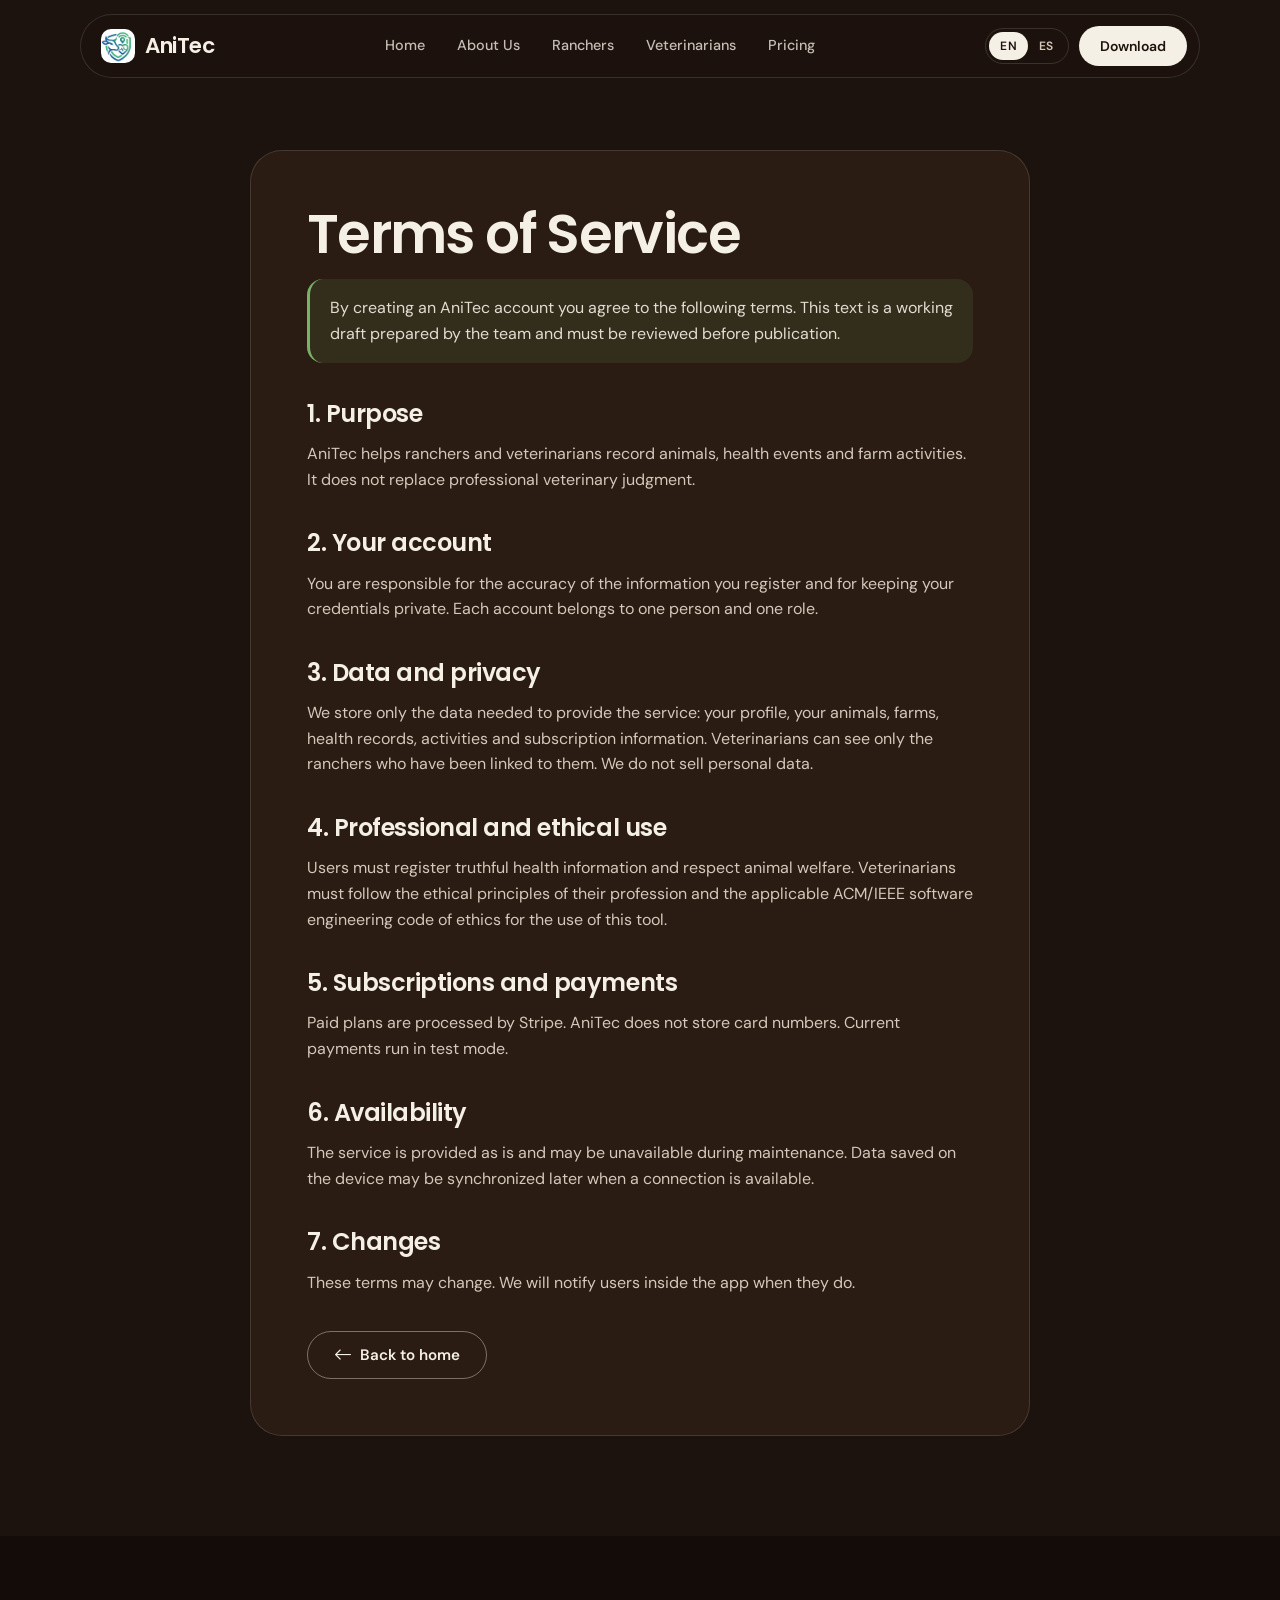
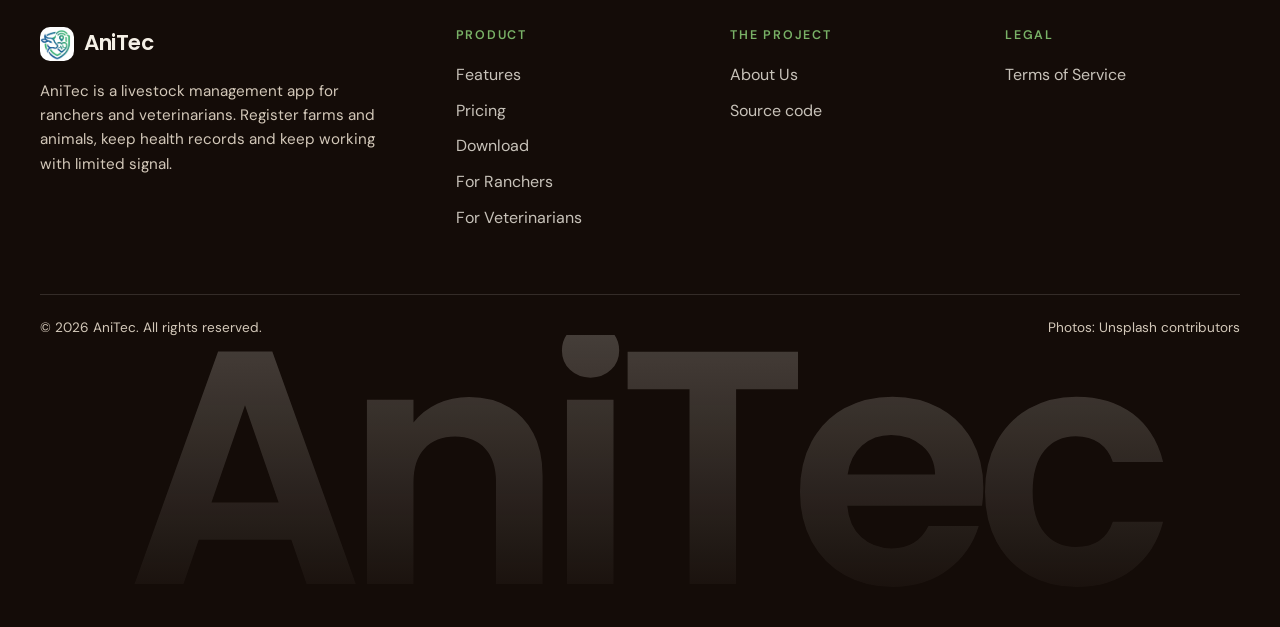
<file: assets/pages/terms.html>
<!doctype html>
<html lang="en" data-page="terms">
  <head>
    <meta charset="UTF-8" />
    <meta name="viewport" content="width=device-width, initial-scale=1.0" />
    <title>Terms of Service - AniTec</title>
    <meta name="description" content="AniTec for ranchers: digitize your livestock management, control health, reproduction and productivity of your herd with innovative technology designed for you." />
    <meta name="keywords" content="ranchers, livestock management, herd control, animal records, animal health, livestock reproduction, traceability, livestock productivity, AniTec for ranchers" />
    <meta name="author" content="AniTec" />
    <meta name="robots" content="index, follow" />
    <meta name="googlebot" content="index, follow" />

    <!-- Open Graph / Twitter -->
    <meta property="og:type" content="website" />
    <meta property="og:title" content="Terms of Service - AniTec" />
    <meta property="og:description" content="AniTec for ranchers: digitize your livestock management, control health, reproduction and productivity of your herd with innovative technology designed for you." />
    <meta property="og:site_name" content="AniTec" />
    <meta property="twitter:card" content="summary" />
    <meta property="twitter:title" content="Terms of Service - AniTec" />
    <meta property="twitter:description" content="AniTec for ranchers: digitize your livestock management, control health, reproduction and productivity of your herd with innovative technology designed for you." />

    <!-- Favicons -->
    <link rel="shortcut icon" href="../images/logo.ico" type="image/x-icon" />
    <link rel="icon" href="../images/logo.png" type="image/png" />
    <link rel="apple-touch-icon" href="../images/logo.png" />
    <meta name="theme-color" content="#1d130e" />
    <meta name="msapplication-TileColor" content="#1d130e" />

    <script>document.documentElement.classList.add("js");</script>

    <link rel="preconnect" href="https://fonts.googleapis.com" />
    <link rel="preconnect" href="https://fonts.gstatic.com" crossorigin />
    <link
      href="https://fonts.googleapis.com/css2?family=Anton&family=DM+Sans:opsz,wght@9..40,400;9..40,500;9..40,700&family=Poppins:wght@500;600;700;800&display=swap"
      rel="stylesheet"
    />
    <link rel="stylesheet" href="https://cdn.jsdelivr.net/npm/bootstrap-icons@1.11.3/font/bootstrap-icons.min.css" />
    <link rel="stylesheet" href="../styles/home.css" />
    <link rel="stylesheet" href="../styles/inner.css" />
  </head>
  <body>
    <a class="skip-link" href="#main" data-i18n="v2.skip">Skip to content</a>

    <header class="nav" id="nav">
      <a href="../../index.html" class="nav-logo" aria-label="AniTec">
        <img src="../images/logo.png" alt="" width="34" height="34" />
        <span>AniTec</span>
      </a>
      <nav class="nav-links" aria-label="Main">
        <a href="../../index.html" data-i18n="nav.home">Home</a>
        <a href="about.html" data-i18n="nav.about">About Us</a>
        <a href="ranchers.html" data-i18n="nav.ranchers">Ranchers</a>
        <a href="veterinarians.html" data-i18n="nav.veterinarians">Veterinarians</a>
        <a href="../../index.html#pricing" data-i18n="nav.pricing">Pricing</a>
      </nav>
      <div class="nav-actions">
        <div class="lang" role="group" aria-label="Language">
          <button class="lang-btn" id="lang-en" onclick="setLanguage('en')">EN</button>
          <button class="lang-btn" id="lang-es" onclick="setLanguage('es')">ES</button>
        </div>
        <a href="../../index.html#download" class="pill pill-light pill-sm" data-i18n="nav.startFree">Download</a>
        <button class="menu-btn" id="menu-btn" aria-label="Open menu" aria-expanded="false" aria-controls="menu">
          <span></span><span></span>
        </button>
      </div>
    </header>

    <div class="menu" id="menu" aria-hidden="true">
      <nav class="menu-links" aria-label="Mobile">
        <a href="../../index.html" data-i18n="nav.home">Home</a>
        <a href="about.html" data-i18n="nav.about">About Us</a>
        <a href="ranchers.html" data-i18n="nav.ranchers">Ranchers</a>
        <a href="veterinarians.html" data-i18n="nav.veterinarians">Veterinarians</a>
        <a href="../../index.html#pricing" data-i18n="nav.pricing">Pricing</a>
      </nav>
      <div class="menu-foot">
        <a href="../../index.html#download" class="pill pill-light" data-i18n="nav.startFree">Download</a>
        <div class="lang" role="group" aria-label="Language">
          <button class="lang-btn" id="mobile-lang-en" onclick="setLanguage('en')">EN</button>
          <button class="lang-btn" id="mobile-lang-es" onclick="setLanguage('es')">ES</button>
        </div>
      </div>
    </div>

    <main id="main">

      <section class="terms-page">
        <article class="terms-card">
          <h1 data-i18n="terms.heading">Terms of Service</h1>
          <p class="terms-intro" data-i18n="terms.intro">By creating an AniTec account you agree to the following terms. This text is a working draft prepared by the team and must be reviewed before publication.</p>
          <h2 data-i18n="terms.s1Title">1. Purpose</h2>
          <p data-i18n="terms.s1Body">AniTec helps ranchers and veterinarians record animals, health events and farm activities. It does not replace professional veterinary judgment.</p>
          <h2 data-i18n="terms.s2Title">2. Your account</h2>
          <p data-i18n="terms.s2Body">You are responsible for the accuracy of the information you register and for keeping your credentials private. Each account belongs to one person and one role.</p>
          <h2 data-i18n="terms.s3Title">3. Data and privacy</h2>
          <p data-i18n="terms.s3Body">We store only the data needed to provide the service: your profile, your animals, farms, health records, activities and subscription information. Veterinarians can see only the ranchers who have been linked to them. We do not sell personal data.</p>
          <h2 data-i18n="terms.s4Title">4. Professional and ethical use</h2>
          <p data-i18n="terms.s4Body">Users must register truthful health information and respect animal welfare. Veterinarians must follow the ethical principles of their profession and the applicable ACM/IEEE software engineering code of ethics for the use of this tool.</p>
          <h2 data-i18n="terms.s5Title">5. Subscriptions and payments</h2>
          <p data-i18n="terms.s5Body">Paid plans are processed by Stripe. AniTec does not store card numbers. Current payments run in test mode.</p>
          <h2 data-i18n="terms.s6Title">6. Availability</h2>
          <p data-i18n="terms.s6Body">The service is provided as is and may be unavailable during maintenance. Data saved on the device may be synchronized later when a connection is available.</p>
          <h2 data-i18n="terms.s7Title">7. Changes</h2>
          <p data-i18n="terms.s7Body">These terms may change. We will notify users inside the app when they do.</p>
          <a href="../../index.html" class="pill pill-ghost"><i class="bi bi-arrow-left"></i> <span data-i18n="terms.back">Back to home</span></a>
        </article>
      </section>
    </main>

    <footer class="footer" id="contact">
      <div class="wrap footer-grid">
        <div class="footer-about">
          <a href="../../index.html" class="nav-logo">
            <img src="../images/logo.png" alt="" width="34" height="34" />
            <span>AniTec</span>
          </a>
          <p data-i18n="footer.desc">AniTec is a livestock management app for ranchers and veterinarians. Register farms and animals, keep health records and keep working with limited signal.</p>
        </div>
        <div>
          <h4 data-i18n="footer.product">Product</h4>
          <ul>
            <li><a href="../../index.html#features" data-i18n="footer.features">Features</a></li>
            <li><a href="../../index.html#pricing" data-i18n="footer.pricing">Pricing</a></li>
            <li><a href="../../index.html#download" data-i18n="footer.download">Download</a></li>
            <li><a href="ranchers.html" data-i18n="footer.forRanchers">For Ranchers</a></li>
            <li><a href="veterinarians.html" data-i18n="footer.forVets">For Veterinarians</a></li>
          </ul>
        </div>
        <div>
          <h4 data-i18n="footer.project">The Project</h4>
          <ul>
            <li><a href="about.html" data-i18n="footer.about">About Us</a></li>
            <li><a href="https://github.com/ADM-1ACC0238-2620-13975-Grupo01" target="_blank" rel="noreferrer" data-i18n="footer.github">Source code</a></li>
          </ul>
        </div>
        <div>
          <h4 data-i18n="footer.legal">Legal</h4>
          <ul>
            <li><a href="terms.html" data-i18n="footer.terms">Terms of Service</a></li>
          </ul>
        </div>
      </div>
      <div class="wrap footer-bottom">
        <p data-i18n="footer.copyright">© 2026 AniTec. All rights reserved.</p>
        <p><a href="https://unsplash.com/license" target="_blank" rel="noreferrer" data-i18n="v2.photos">Photos: Unsplash contributors</a></p>
      </div>
      <div class="wordmark" aria-hidden="true">AniTec</div>
    </footer>

    <script src="../scripts/i18n.js"></script>
    <script src="../scripts/home-i18n.js"></script>
    <script src="../scripts/home.js"></script>
  </body>
</html>
</file>
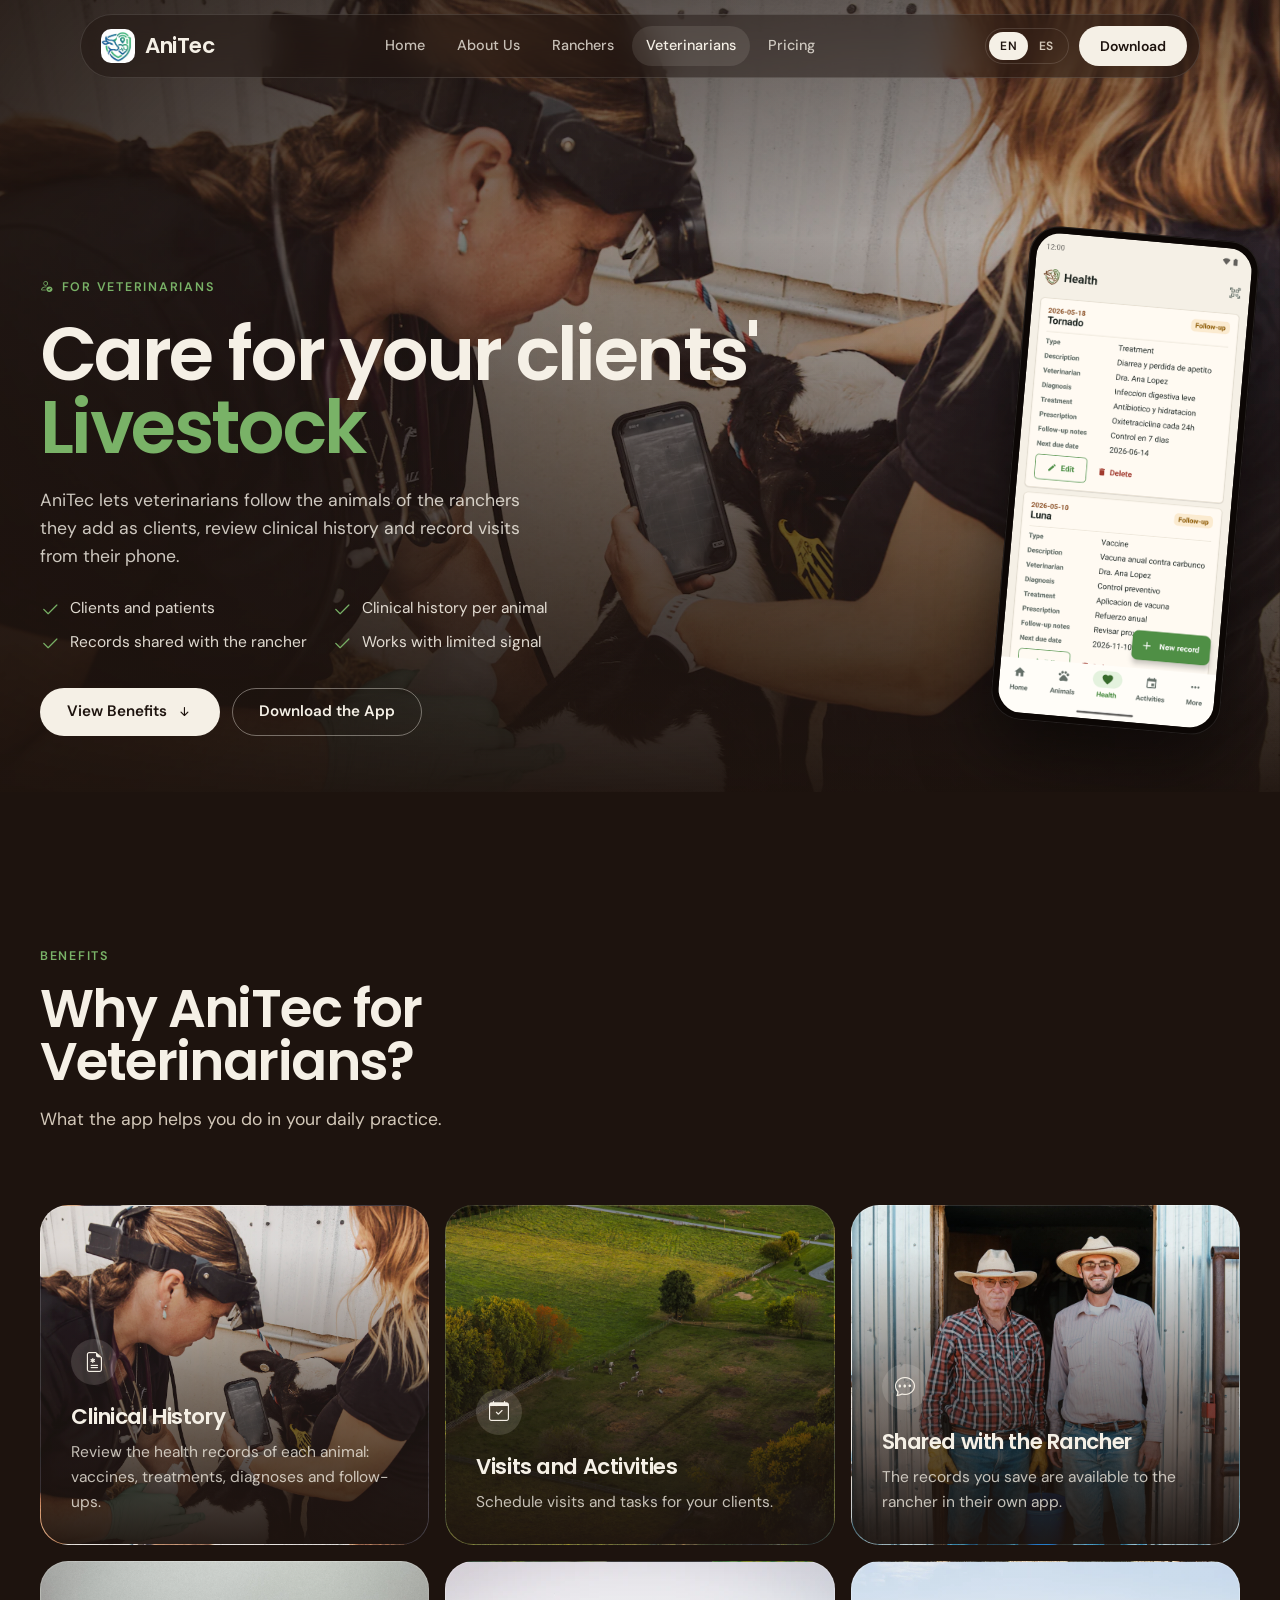
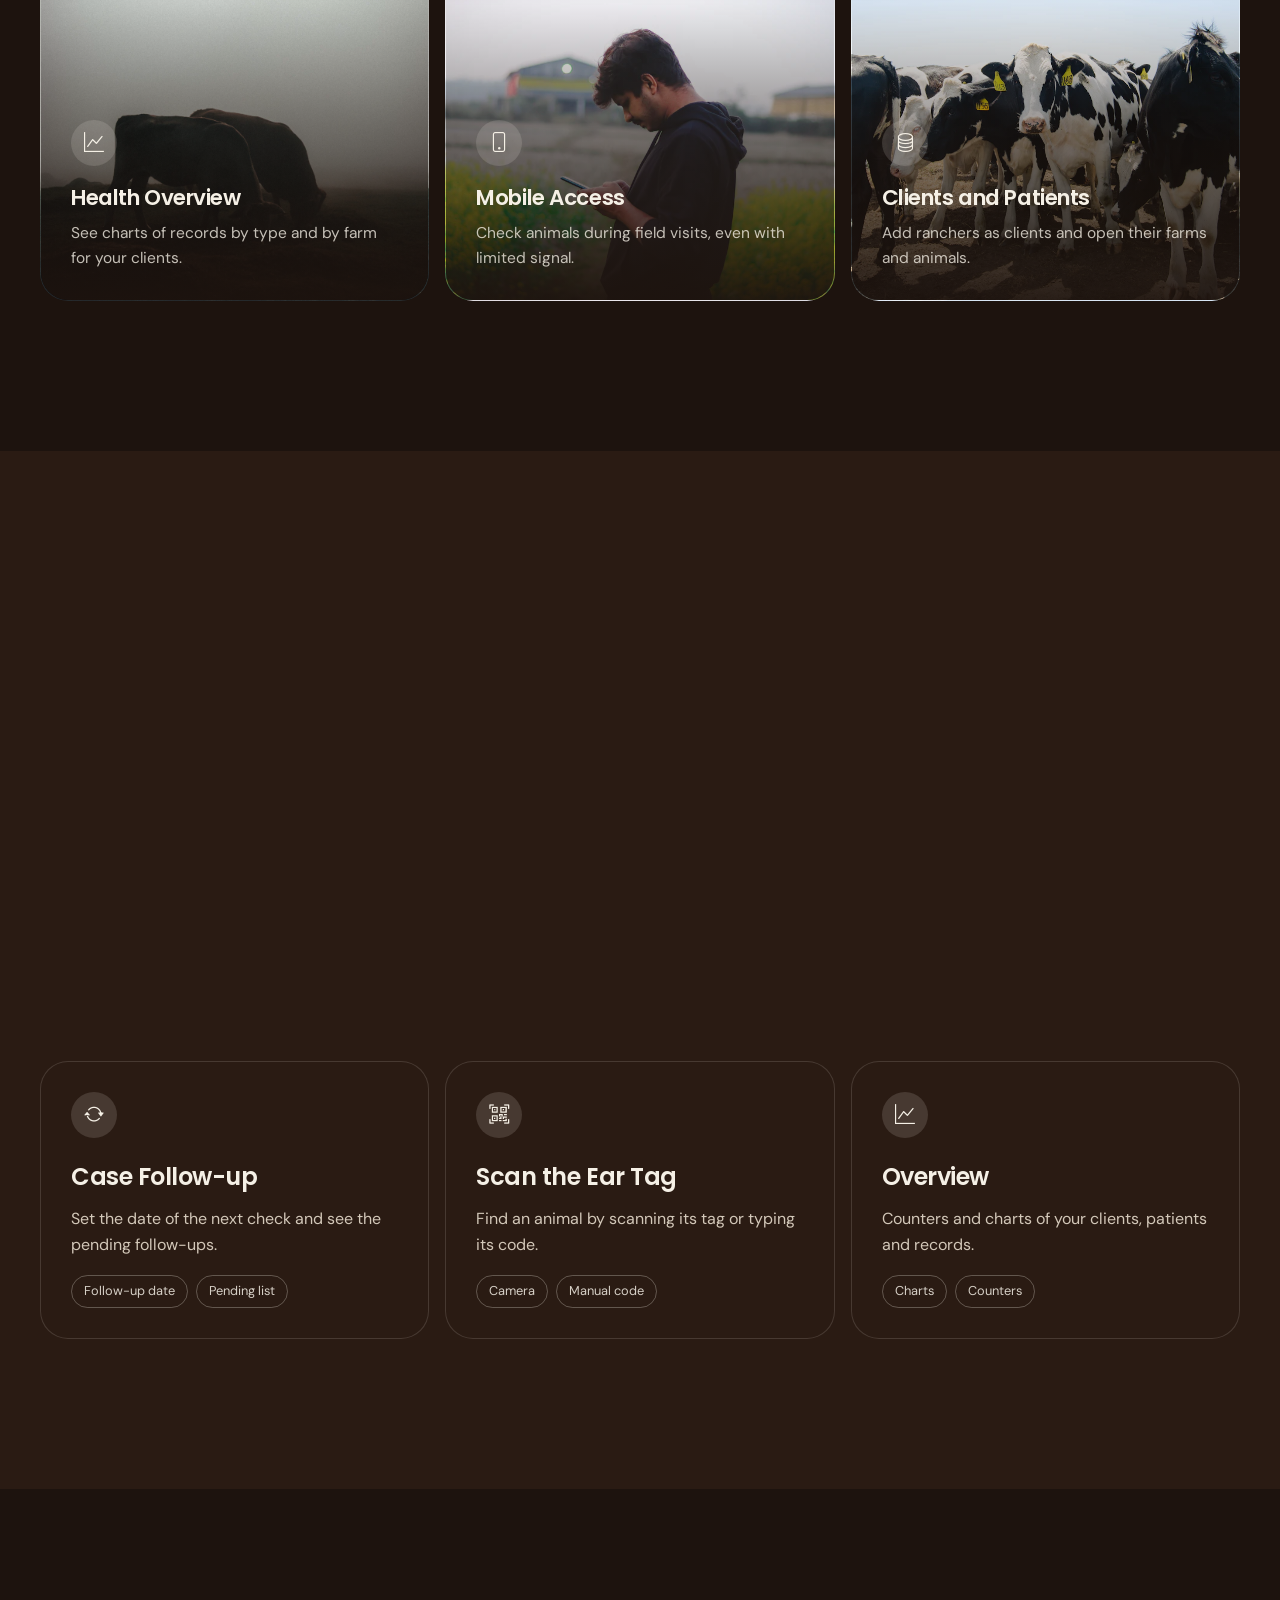
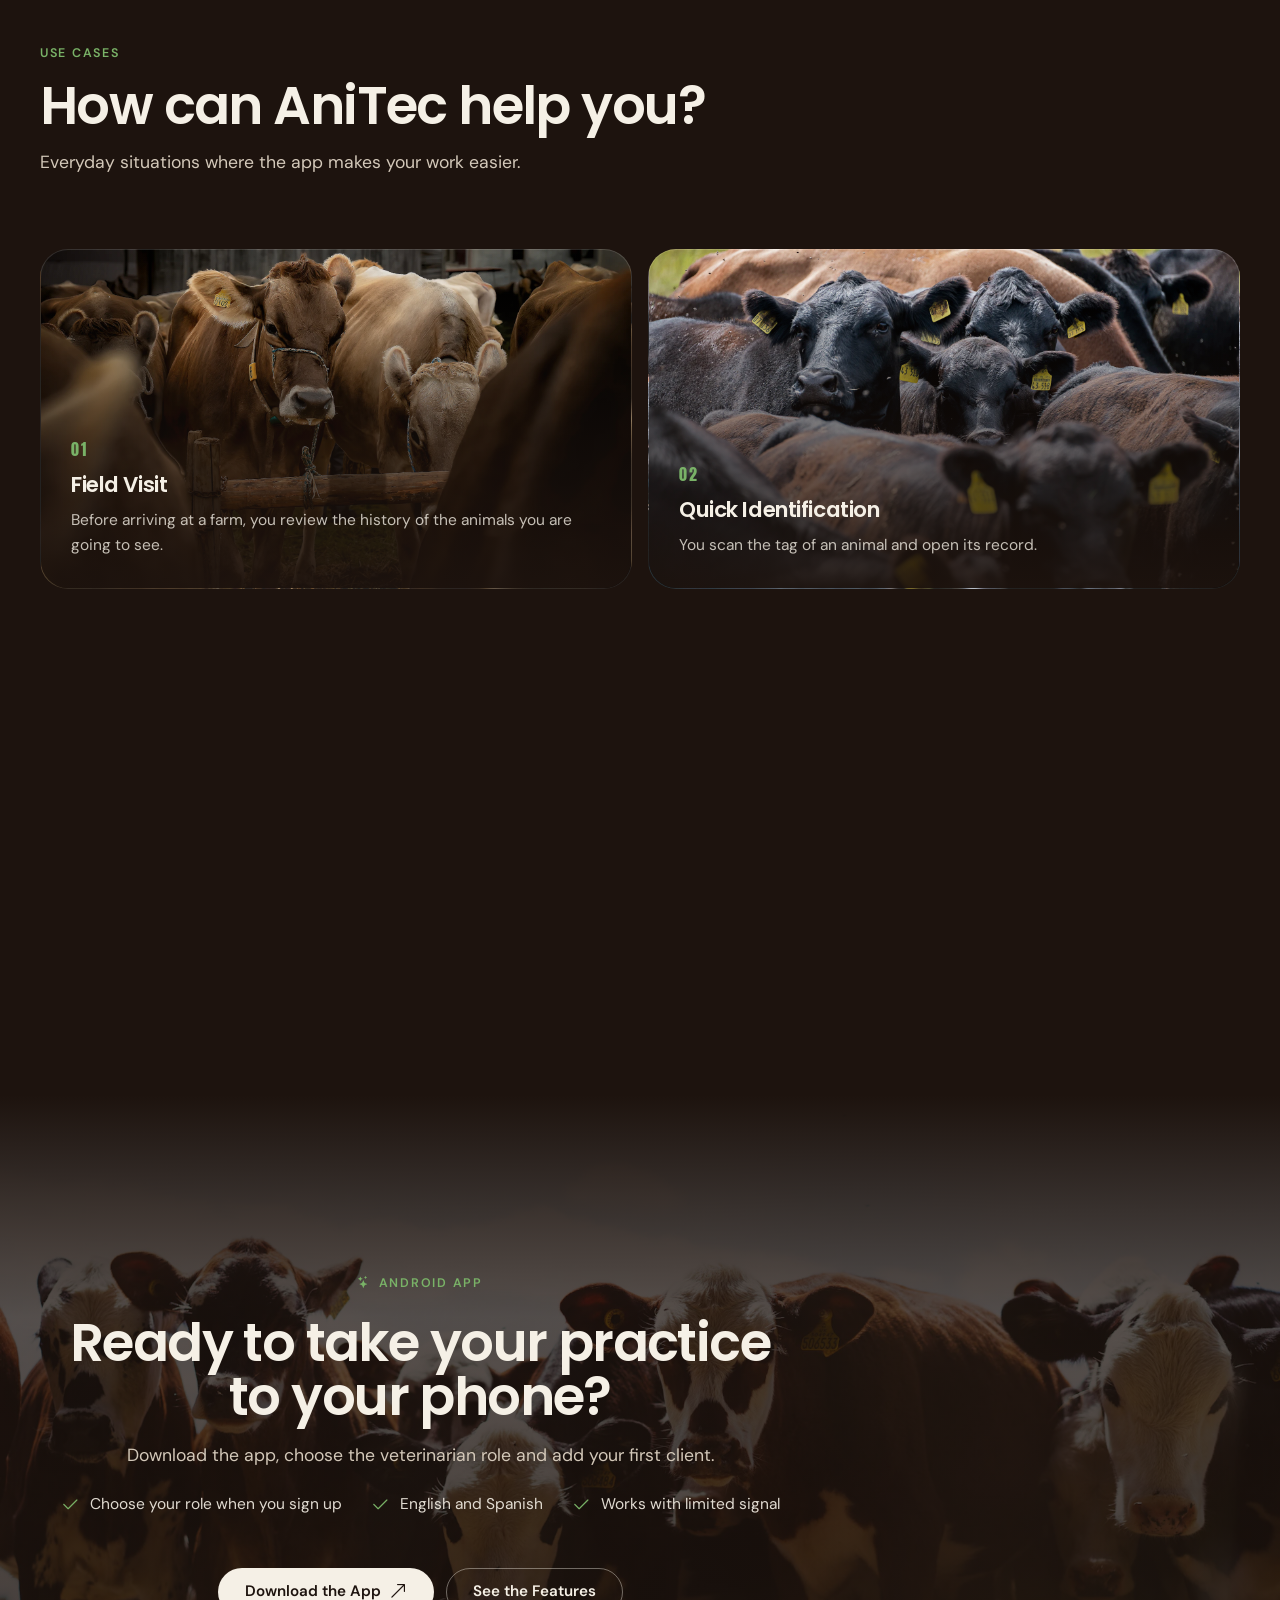
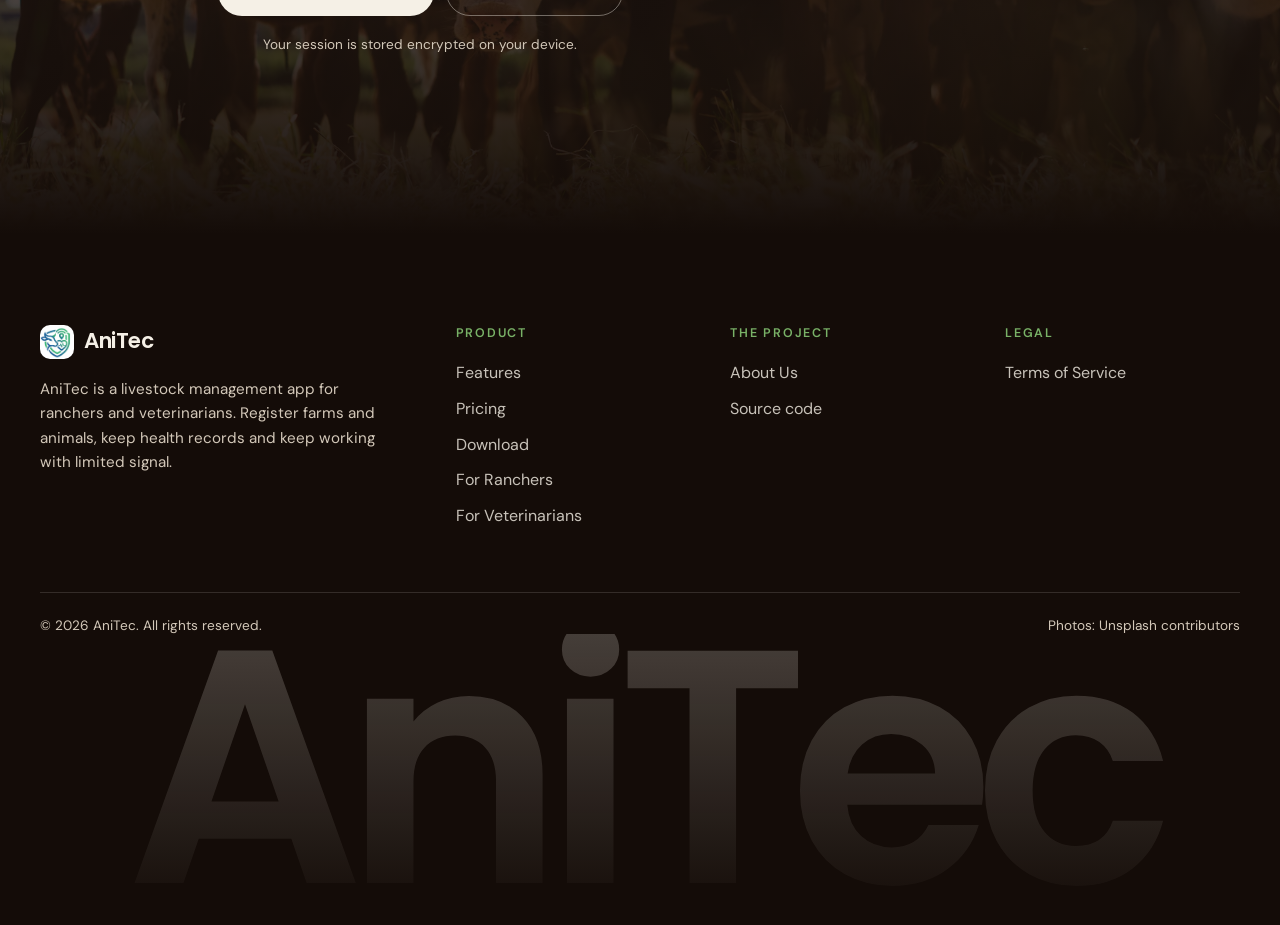
<file: assets/pages/veterinarians.html>
<!doctype html>
<html lang="en" data-page="vets">
  <head>
    <meta charset="UTF-8" />
    <meta name="viewport" content="width=device-width, initial-scale=1.0" />
    <title>For Veterinarians - AniTec</title>
    <meta name="description" content="AniTec for veterinarians: manage the clinical history of your patients, coordinate with ranchers and optimize your professional practice with specialized technology." />
    <meta name="keywords" content="veterinarians, veterinary management, clinical history, patient control, animal health, AniTec for veterinarians, veterinary software, veterinary clinic management" />
    <meta name="author" content="AniTec" />
    <meta name="robots" content="index, follow" />
    <meta name="googlebot" content="index, follow" />

    <!-- Open Graph / Twitter -->
    <meta property="og:type" content="website" />
    <meta property="og:title" content="For Veterinarians - AniTec" />
    <meta property="og:description" content="AniTec for veterinarians: manage the clinical history of your patients, coordinate with ranchers and optimize your professional practice with specialized technology." />
    <meta property="og:site_name" content="AniTec" />
    <meta property="twitter:card" content="summary" />
    <meta property="twitter:title" content="For Veterinarians - AniTec" />
    <meta property="twitter:description" content="AniTec for veterinarians: manage the clinical history of your patients, coordinate with ranchers and optimize your professional practice with specialized technology." />

    <!-- Favicons -->
    <link rel="shortcut icon" href="../images/logo.ico" type="image/x-icon" />
    <link rel="icon" href="../images/logo.png" type="image/png" />
    <link rel="apple-touch-icon" href="../images/logo.png" />
    <meta name="theme-color" content="#1d130e" />
    <meta name="msapplication-TileColor" content="#1d130e" />

    <script>document.documentElement.classList.add("js");</script>

    <link rel="preconnect" href="https://fonts.googleapis.com" />
    <link rel="preconnect" href="https://fonts.gstatic.com" crossorigin />
    <link
      href="https://fonts.googleapis.com/css2?family=Anton&family=DM+Sans:opsz,wght@9..40,400;9..40,500;9..40,700&family=Poppins:wght@500;600;700;800&display=swap"
      rel="stylesheet"
    />
    <link rel="stylesheet" href="https://cdn.jsdelivr.net/npm/bootstrap-icons@1.11.3/font/bootstrap-icons.min.css" />
    <link rel="stylesheet" href="../styles/home.css" />
    <link rel="stylesheet" href="../styles/inner.css" />
  </head>
  <body>
    <a class="skip-link" href="#main" data-i18n="v2.skip">Skip to content</a>

    <header class="nav" id="nav">
      <a href="../../index.html" class="nav-logo" aria-label="AniTec">
        <img src="../images/logo.png" alt="" width="34" height="34" />
        <span>AniTec</span>
      </a>
      <nav class="nav-links" aria-label="Main">
        <a href="../../index.html" data-i18n="nav.home">Home</a>
        <a href="about.html" data-i18n="nav.about">About Us</a>
        <a href="ranchers.html" data-i18n="nav.ranchers">Ranchers</a>
        <a href="veterinarians.html" class="active" data-i18n="nav.veterinarians">Veterinarians</a>
        <a href="../../index.html#pricing" data-i18n="nav.pricing">Pricing</a>
      </nav>
      <div class="nav-actions">
        <div class="lang" role="group" aria-label="Language">
          <button class="lang-btn" id="lang-en" onclick="setLanguage('en')">EN</button>
          <button class="lang-btn" id="lang-es" onclick="setLanguage('es')">ES</button>
        </div>
        <a href="../../index.html#download" class="pill pill-light pill-sm" data-i18n="nav.startFree">Download</a>
        <button class="menu-btn" id="menu-btn" aria-label="Open menu" aria-expanded="false" aria-controls="menu">
          <span></span><span></span>
        </button>
      </div>
    </header>

    <div class="menu" id="menu" aria-hidden="true">
      <nav class="menu-links" aria-label="Mobile">
        <a href="../../index.html" data-i18n="nav.home">Home</a>
        <a href="about.html" data-i18n="nav.about">About Us</a>
        <a href="ranchers.html" data-i18n="nav.ranchers">Ranchers</a>
        <a href="veterinarians.html" data-i18n="nav.veterinarians">Veterinarians</a>
        <a href="../../index.html#pricing" data-i18n="nav.pricing">Pricing</a>
      </nav>
      <div class="menu-foot">
        <a href="../../index.html#download" class="pill pill-light" data-i18n="nav.startFree">Download</a>
        <div class="lang" role="group" aria-label="Language">
          <button class="lang-btn" id="mobile-lang-en" onclick="setLanguage('en')">EN</button>
          <button class="lang-btn" id="mobile-lang-es" onclick="setLanguage('es')">ES</button>
        </div>
      </div>
    </div>

    <main id="main">

      <section class="hero page-hero">
        <img class="hero-bg" src="../images/photos/vet-calf-phone.webp" alt="" fetchpriority="high" />
        <div class="hero-shade"></div>
        <div class="hero-inner">
          <div class="hero-copy">
            <p class="eyebrow"><i class="bi bi-person-check"></i> <span data-i18n="vets.heroBadge">For Veterinarians</span></p>
            <h1 class="page-title"><span data-i18n="vets.heroTitle1">Care for your clients' </span><em data-i18n="vets.heroTitle2">Livestock</em></h1>
            <p class="hero-lead" data-i18n="vets.heroDesc">AniTec lets veterinarians follow the animals of the ranchers they add as clients, review clinical history and record visits from their phone.</p>
            <ul class="checks">
            <li><i class="bi bi-check2"></i><span data-i18n="vets.feat1">Clients and patients</span></li>
            <li><i class="bi bi-check2"></i><span data-i18n="vets.feat2">Clinical history per animal</span></li>
            <li><i class="bi bi-check2"></i><span data-i18n="vets.feat3">Records shared with the rancher</span></li>
            <li><i class="bi bi-check2"></i><span data-i18n="vets.feat4">Works with limited signal</span></li>
          </ul>
            <div class="hero-cta">
              <a href="#benefits" class="pill pill-cream"><span data-i18n="vets.viewBenefits">View Benefits</span> <i class="bi bi-arrow-down-short"></i></a>
              <a href="../../index.html#download" class="pill pill-ghost" data-i18n="vets.tryFree">Download the App</a>
            </div>
          </div>
          <aside class="hero-side">
            <div class="phone phone-hero" aria-hidden="true">
              <img src="../images/app/android-health.png" alt="" width="540" height="1200" />
            </div>
          </aside>
        </div>
      </section>

      <section class="section" id="benefits">
        <div class="wrap">
          <header class="section-head reveal">
            <p class="eyebrow" data-i18n="vets.benefitsSubtitle">Benefits</p>
            <h2 class="h2" data-i18n="vets.benefitsTitle">Why AniTec for Veterinarians?</h2>
          <p class="lead" data-i18n="vets.benefitsDesc">What the app helps you do in your daily practice.</p>
          </header>
          <div class="bento">
            <article class="tile tile-photo span-2 reveal" style="--img: url('../images/photos/vet-calf-phone.webp')">
              <div class="tile-body">
                <span class="tile-icon"><i class="bi bi-file-earmark-medical"></i></span>
                <h3 data-i18n="vets.benef1Title">Clinical History</h3>
                <p data-i18n="vets.benef1Desc">Review the health records of each animal: vaccines, treatments, diagnoses and follow-ups.</p>
              </div>
            </article>
            <article class="tile tile-photo span-2 reveal" style="--img: url('../images/photos/aerial-farm-landscape.webp')">
              <div class="tile-body">
                <span class="tile-icon"><i class="bi bi-calendar-check"></i></span>
                <h3 data-i18n="vets.benef2Title">Visits and Activities</h3>
                <p data-i18n="vets.benef2Desc">Schedule visits and tasks for your clients.</p>
              </div>
            </article>
            <article class="tile tile-photo span-2 reveal" style="--img: url('../images/photos/two-farmers-gate.webp')">
              <div class="tile-body">
                <span class="tile-icon"><i class="bi bi-chat-dots"></i></span>
                <h3 data-i18n="vets.benef3Title">Shared with the Rancher</h3>
                <p data-i18n="vets.benef3Desc">The records you save are available to the rancher in their own app.</p>
              </div>
            </article>
            <article class="tile tile-photo span-2 reveal" style="--img: url('../images/photos/misty-cows.webp')">
              <div class="tile-body">
                <span class="tile-icon"><i class="bi bi-graph-up"></i></span>
                <h3 data-i18n="vets.benef4Title">Health Overview</h3>
                <p data-i18n="vets.benef4Desc">See charts of records by type and by farm for your clients.</p>
              </div>
            </article>
            <article class="tile tile-photo span-2 reveal" style="--img: url('../images/photos/man-phone-field.webp')">
              <div class="tile-body">
                <span class="tile-icon"><i class="bi bi-phone"></i></span>
                <h3 data-i18n="vets.benef5Title">Mobile Access</h3>
                <p data-i18n="vets.benef5Desc">Check animals during field visits, even with limited signal.</p>
              </div>
            </article>
            <article class="tile tile-photo span-2 reveal" style="--img: url('../images/photos/holstein-herd-tags.webp')">
              <div class="tile-body">
                <span class="tile-icon"><i class="bi bi-database"></i></span>
                <h3 data-i18n="vets.benef6Title">Clients and Patients</h3>
                <p data-i18n="vets.benef6Desc">Add ranchers as clients and open their farms and animals.</p>
              </div>
            </article>
          </div>
        </div>
      </section>

      <section class="section" style="background: var(--espresso-2)">
        <div class="wrap">
          <header class="section-head reveal">
            <p class="eyebrow" data-i18n="vets.funcSubtitle">Key Features</p>
            <h2 class="h2" data-i18n="vets.funcTitle">What You Can Do</h2>
          </header>
          <div class="func-grid">
            <article class="func-card reveal">
              <span class="tile-icon"><i class="bi bi-search"></i></span>
              <h3 data-i18n="vets.func1Title">Patient List</h3>
              <p data-i18n="vets.func1Desc">See your clients' animals and filter them by client and farm.</p>
              <div class="chips"><span data-i18n="vets.tag1">Client filter</span><span data-i18n="vets.tag2">Farm filter</span></div>
            </article>
            <article class="func-card reveal">
              <span class="tile-icon"><i class="bi bi-clipboard-plus"></i></span>
              <h3 data-i18n="vets.func2Title">Visit Records</h3>
              <p data-i18n="vets.func2Desc">Record each consultation: type, description, diagnosis and treatment.</p>
              <div class="chips"><span data-i18n="vets.tag3">Visit type</span><span data-i18n="vets.tag4">Diagnosis</span></div>
            </article>
            <article class="func-card reveal">
              <span class="tile-icon"><i class="bi bi-prescription2"></i></span>
              <h3 data-i18n="vets.func3Title">Prescriptions</h3>
              <p data-i18n="vets.func3Desc">Note the prescription and the follow-up of each health record.</p>
              <div class="chips"><span data-i18n="vets.tag5">Prescription</span><span data-i18n="vets.tag6">Treatment</span></div>
            </article>
            <article class="func-card reveal">
              <span class="tile-icon"><i class="bi bi-arrow-repeat"></i></span>
              <h3 data-i18n="vets.func4Title">Case Follow-up</h3>
              <p data-i18n="vets.func4Desc">Set the date of the next check and see the pending follow-ups.</p>
              <div class="chips"><span data-i18n="vets.tag7">Follow-up date</span><span data-i18n="vets.tag8">Pending list</span></div>
            </article>
            <article class="func-card reveal">
              <span class="tile-icon"><i class="bi bi-qr-code-scan"></i></span>
              <h3 data-i18n="vets.func5Title">Scan the Ear Tag</h3>
              <p data-i18n="vets.func5Desc">Find an animal by scanning its tag or typing its code.</p>
              <div class="chips"><span data-i18n="vets.tag9">Camera</span><span data-i18n="vets.tag10">Manual code</span></div>
            </article>
            <article class="func-card reveal">
              <span class="tile-icon"><i class="bi bi-graph-up"></i></span>
              <h3 data-i18n="vets.func6Title">Overview</h3>
              <p data-i18n="vets.func6Desc">Counters and charts of your clients, patients and records.</p>
              <div class="chips"><span data-i18n="vets.tag11">Charts</span><span data-i18n="vets.tag12">Counters</span></div>
            </article>
          </div>
        </div>
      </section>

      <section class="section">
        <div class="wrap">
          <header class="section-head reveal">
            <p class="eyebrow" data-i18n="vets.caseSubtitle">Use Cases</p>
            <h2 class="h2" data-i18n="vets.caseTitle">How can AniTec help you?</h2>
          <p class="lead" data-i18n="vets.caseDesc">Everyday situations where the app makes your work easier.</p>
          </header>
          <div class="bento">
            <article class="tile tile-photo span-3 reveal" style="--img: url('../images/photos/barn-cows.webp')">
              <div class="tile-body">
                <span class="step-n">01</span>
                <h3 data-i18n="vets.case1Title">Field Visit</h3>
                <p data-i18n="vets.case1Desc">Before arriving at a farm, you review the history of the animals you are going to see.</p>
              </div>
            </article>
            <article class="tile tile-photo span-3 reveal" style="--img: url('../images/photos/tagged-black-cattle.webp')">
              <div class="tile-body">
                <span class="step-n">02</span>
                <h3 data-i18n="vets.case2Title">Quick Identification</h3>
                <p data-i18n="vets.case2Desc">You scan the tag of an animal and open its record.</p>
              </div>
            </article>
            <article class="tile tile-photo span-3 reveal" style="--img: url('../images/photos/tagged-calves.webp')">
              <div class="tile-body">
                <span class="step-n">03</span>
                <h3 data-i18n="vets.case3Title">Recording a Visit</h3>
                <p data-i18n="vets.case3Desc">You record the diagnosis and the treatment, and the rancher sees them in their app.</p>
              </div>
            </article>
            <article class="tile tile-photo span-3 reveal" style="--img: url('../images/photos/green-pasture-herd.webp')">
              <div class="tile-body">
                <span class="step-n">04</span>
                <h3 data-i18n="vets.case4Title">Follow-up</h3>
                <p data-i18n="vets.case4Desc">You set the date of the next check and see which follow-ups are pending.</p>
              </div>
            </article>
          </div>
        </div>
      </section>

      <section class="cta-band">
        <img src="../images/photos/herd-looking.webp" alt="" loading="lazy" />
        <div class="wrap">
          <div class="cta-inner reveal">
            <p class="eyebrow"><i class="bi bi-stars"></i> <span data-i18n="vets.ctaBadge">Android app</span></p>
            <h2 class="h2" data-i18n="vets.ctaTitle">Ready to take your practice to your phone?</h2>
            <p class="lead" data-i18n="vets.ctaDesc">Download the app, choose the veterinarian role and add your first client.</p>
            <ul class="checks">
            <li><i class="bi bi-check2"></i><span data-i18n="vets.ctaFeat1">Choose your role when you sign up</span></li>
            <li><i class="bi bi-check2"></i><span data-i18n="vets.ctaFeat2">English and Spanish</span></li>
            <li><i class="bi bi-check2"></i><span data-i18n="vets.ctaFeat3">Works with limited signal</span></li>
          </ul>
            <div class="hero-cta">
              <a href="../../index.html#download" class="pill pill-cream"><span data-i18n="vets.startFree">Download the App</span> <i class="bi bi-arrow-up-right"></i></a>
              <a href="../../index.html#features" class="pill pill-ghost" data-i18n="vets.seeHow">See the Features</a>
            </div>
          <p class="cta-note" data-i18n="vets.ctaNote">Your session is stored encrypted on your device.</p>
          </div>
        </div>
      </section>
    </main>

    <footer class="footer" id="contact">
      <div class="wrap footer-grid">
        <div class="footer-about">
          <a href="../../index.html" class="nav-logo">
            <img src="../images/logo.png" alt="" width="34" height="34" />
            <span>AniTec</span>
          </a>
          <p data-i18n="footer.desc">AniTec is a livestock management app for ranchers and veterinarians. Register farms and animals, keep health records and keep working with limited signal.</p>
        </div>
        <div>
          <h4 data-i18n="footer.product">Product</h4>
          <ul>
            <li><a href="../../index.html#features" data-i18n="footer.features">Features</a></li>
            <li><a href="../../index.html#pricing" data-i18n="footer.pricing">Pricing</a></li>
            <li><a href="../../index.html#download" data-i18n="footer.download">Download</a></li>
            <li><a href="ranchers.html" data-i18n="footer.forRanchers">For Ranchers</a></li>
            <li><a href="veterinarians.html" data-i18n="footer.forVets">For Veterinarians</a></li>
          </ul>
        </div>
        <div>
          <h4 data-i18n="footer.project">The Project</h4>
          <ul>
            <li><a href="about.html" data-i18n="footer.about">About Us</a></li>
            <li><a href="https://github.com/ADM-1ACC0238-2620-13975-Grupo01" target="_blank" rel="noreferrer" data-i18n="footer.github">Source code</a></li>
          </ul>
        </div>
        <div>
          <h4 data-i18n="footer.legal">Legal</h4>
          <ul>
            <li><a href="terms.html" data-i18n="footer.terms">Terms of Service</a></li>
          </ul>
        </div>
      </div>
      <div class="wrap footer-bottom">
        <p data-i18n="footer.copyright">© 2026 AniTec. All rights reserved.</p>
        <p><a href="https://unsplash.com/license" target="_blank" rel="noreferrer" data-i18n="v2.photos">Photos: Unsplash contributors</a></p>
      </div>
      <div class="wordmark" aria-hidden="true">AniTec</div>
    </footer>

    <script src="../scripts/i18n.js"></script>
    <script src="../scripts/home-i18n.js"></script>
    <script src="../scripts/home.js"></script>
  </body>
</html>
</file>
<file: assets/styles/home.css>
/* AniTec landing page – redesign (dark espresso, editorial type, real photography) */

:root {
  --espresso: #1d130e;
  --espresso-2: #2a1b13;
  --espresso-3: #36241a;
  --cream: #f5f0e6;
  --sand: #d1bfa5;
  --brown: #925930;
  --green: #79b267;
  --green-deep: #3b7334;
  --muted: #d3c8b9; /* 10:1 on espresso */
  --line: rgba(245, 240, 230, 0.14);
  --glass: rgba(255, 255, 255, 0.08);
  --head: "Poppins", "DM Sans", system-ui, -apple-system, "Segoe UI", sans-serif;
  --sans: "DM Sans", "Poppins", system-ui, -apple-system, "Segoe UI", sans-serif;
  --display: "Anton", "Impact", sans-serif;
  --ease: cubic-bezier(0.22, 1, 0.36, 1);
  --nav-h: 64px;
}

*,
*::before,
*::after {
  box-sizing: border-box;
}

html {
  scroll-behavior: smooth;
  -webkit-text-size-adjust: 100%;
}

body {
  margin: 0;
  background: var(--espresso);
  color: var(--cream);
  font-family: var(--sans);
  font-size: 1rem;
  line-height: 1.6;
  -webkit-font-smoothing: antialiased;
  overflow-x: hidden;
}

img {
  display: block;
  max-width: 100%;
}

a {
  color: inherit;
  text-decoration: none;
}

ul,
ol {
  margin: 0;
  padding: 0;
  list-style: none;
}

h1,
h2,
h3,
h4,
p {
  margin: 0;
}

:focus-visible {
  outline: 2px solid var(--green);
  outline-offset: 3px;
  border-radius: 6px;
}

.skip-link {
  position: fixed;
  left: 16px;
  top: -60px;
  z-index: 200;
  background: var(--cream);
  color: var(--espresso);
  padding: 10px 16px;
  border-radius: 999px;
  font-weight: 600;
  transition: top 0.2s;
}
.skip-link:focus {
  top: 16px;
}

.wrap {
  width: min(1200px, 100% - 48px);
  margin-inline: auto;
}

/* ---------------------------------------------------------------- Preloader */
.preloader {
  position: fixed;
  inset: 0;
  z-index: 300;
  display: none;
  align-items: center;
  justify-content: center;
  flex-direction: column;
  gap: 14px;
  background: var(--espresso);
}
.js .preloader {
  display: flex;
  /* Hides itself even if the script fails */
  animation: preloader-out 0.6s var(--ease) 1.5s forwards;
}
.preloader.done {
  animation: preloader-out 0.5s var(--ease) forwards;
}
.preloader img {
  border-radius: 20px;
  animation: pop 0.9s var(--ease) both;
}
.preloader-word {
  font-family: var(--head);
  font-size: 2rem;
  font-weight: 600;
  letter-spacing: -0.02em;
  animation: pop 0.9s var(--ease) 0.15s both;
}
@keyframes pop {
  from {
    opacity: 0;
    transform: translateY(14px) scale(0.96);
  }
  to {
    opacity: 1;
    transform: none;
  }
}
@keyframes preloader-out {
  to {
    opacity: 0;
    visibility: hidden;
  }
}

/* ---------------------------------------------------------------- Pills */
.pill {
  display: inline-flex;
  align-items: center;
  justify-content: center;
  gap: 8px;
  min-height: 48px;
  padding: 0 26px;
  border-radius: 999px;
  border: 1px solid transparent;
  font-family: var(--sans);
  font-size: 0.95rem;
  font-weight: 600;
  line-height: 1;
  cursor: pointer;
  transition: transform 0.35s var(--ease), background 0.25s, color 0.25s, border-color 0.25s;
}
.pill i {
  font-size: 1.2em;
  transition: transform 0.35s var(--ease);
}
.pill:hover {
  transform: translateY(-2px);
}
.pill:hover i.bi-arrow-right,
.pill:hover i.bi-arrow-up-right {
  transform: translateX(3px);
}
.pill:hover i.bi-arrow-down-short {
  transform: translateY(3px);
}
.pill-sm {
  min-height: 40px;
  padding: 0 20px;
  font-size: 0.875rem;
}
.pill-cream,
.pill-light {
  background: var(--cream);
  color: var(--espresso);
}
.pill-cream:hover,
.pill-light:hover {
  background: #fff;
}
.pill-dark {
  background: var(--espresso);
  color: var(--cream);
}
.pill-dark:hover {
  background: #000;
}
.pill-ghost {
  background: transparent;
  color: var(--cream);
  border-color: rgba(245, 240, 230, 0.4);
}
.pill-ghost:hover {
  border-color: var(--cream);
  background: rgba(245, 240, 230, 0.08);
}
.pill.disabled {
  opacity: 0.6;
  cursor: default;
  pointer-events: none;
}

.glass {
  background: var(--glass);
  border: 1px solid rgba(255, 255, 255, 0.16);
  -webkit-backdrop-filter: blur(18px) saturate(1.2);
  backdrop-filter: blur(18px) saturate(1.2);
  border-radius: 24px;
}

/* ---------------------------------------------------------------- Navigation */
.nav {
  position: fixed;
  top: 14px;
  left: 50%;
  z-index: 100;
  transform: translateX(-50%);
  display: flex;
  align-items: center;
  justify-content: space-between;
  gap: 24px;
  width: min(1120px, 100% - 28px);
  height: var(--nav-h);
  padding: 0 12px 0 20px;
  border-radius: 999px;
  background: rgba(29, 19, 14, 0.45);
  border: 1px solid rgba(255, 255, 255, 0.12);
  -webkit-backdrop-filter: blur(16px);
  backdrop-filter: blur(16px);
  transition: height 0.4s var(--ease), background 0.3s, top 0.4s var(--ease);
}
.nav.compact {
  top: 10px;
  height: 56px;
  background: rgba(29, 19, 14, 0.82);
}
.nav-logo {
  display: inline-flex;
  align-items: center;
  gap: 10px;
  font-family: var(--head);
  font-size: 1.35rem;
  font-weight: 600;
  letter-spacing: -0.02em;
}
.nav-logo img {
  border-radius: 10px;
}
.nav-links {
  display: flex;
  align-items: center;
  gap: 4px;
}
.nav-links a {
  padding: 8px 14px;
  border-radius: 999px;
  font-size: 0.9rem;
  font-weight: 500;
  color: rgba(245, 240, 230, 0.78);
  transition: color 0.2s, background 0.2s;
}
.nav-links a:hover,
.nav-links a.active {
  color: var(--cream);
  background: rgba(245, 240, 230, 0.1);
}
.nav-actions {
  display: flex;
  align-items: center;
  gap: 10px;
}
.lang {
  display: inline-flex;
  padding: 3px;
  border-radius: 999px;
  border: 1px solid var(--line);
}
.lang-btn {
  border: 0;
  background: transparent;
  color: var(--muted);
  font: 600 0.75rem var(--sans);
  letter-spacing: 0.04em;
  padding: 6px 11px;
  border-radius: 999px;
  cursor: pointer;
  transition: background 0.2s, color 0.2s;
}
.lang-btn.active {
  background: var(--cream);
  color: var(--espresso);
}
.menu-btn {
  display: none;
  width: 44px;
  height: 44px;
  border: 1px solid var(--line);
  border-radius: 50%;
  background: transparent;
  cursor: pointer;
  position: relative;
}
.menu-btn span {
  position: absolute;
  left: 13px;
  right: 13px;
  height: 2px;
  background: var(--cream);
  border-radius: 2px;
  transition: transform 0.35s var(--ease);
}
.menu-btn span:first-child {
  top: 17px;
}
.menu-btn span:last-child {
  top: 24px;
}
.menu-open .menu-btn span:first-child {
  transform: translateY(3.5px) rotate(45deg);
}
.menu-open .menu-btn span:last-child {
  transform: translateY(-3.5px) rotate(-45deg);
}

.menu {
  position: fixed;
  inset: 0;
  z-index: 90;
  display: flex;
  flex-direction: column;
  justify-content: space-between;
  padding: 110px 28px 32px;
  background: var(--espresso);
  opacity: 0;
  visibility: hidden;
  transform: translateY(-12px);
  transition: opacity 0.35s var(--ease), transform 0.5s var(--ease), visibility 0.35s;
}
.menu-open .menu {
  opacity: 1;
  visibility: visible;
  transform: none;
}
.menu-open {
  overflow: hidden;
}
.menu-links {
  display: flex;
  flex-direction: column;
  gap: 6px;
}
.menu-links a {
  font-family: var(--head);
  font-size: 2.4rem;
  font-weight: 600;
  letter-spacing: -0.02em;
  padding: 8px 0;
  border-bottom: 1px solid var(--line);
}
.menu-foot {
  display: flex;
  align-items: center;
  justify-content: space-between;
  gap: 16px;
}

/* ---------------------------------------------------------------- Hero */
.hero {
  position: relative;
  min-height: 100vh;
  min-height: 100svh;
  display: flex;
  flex-direction: column;
  justify-content: flex-end;
  overflow: hidden;
  isolation: isolate;
}
.hero-bg {
  position: absolute;
  inset: -4% 0 -4% 0;
  width: 100%;
  height: 108%;
  object-fit: cover;
  object-position: 62% 40%;
  z-index: -3;
  will-change: transform;
}
.hero-shade {
  position: absolute;
  inset: 0;
  z-index: -2;
  background:
    linear-gradient(90deg, rgba(29, 19, 14, 0.85) 0%, rgba(29, 19, 14, 0.45) 45%, rgba(29, 19, 14, 0.1) 100%),
    linear-gradient(180deg, rgba(29, 19, 14, 0.5) 0%, rgba(29, 19, 14, 0) 30%, rgba(29, 19, 14, 0.95) 100%);
}
.hero-inner {
  width: min(1200px, 100% - 48px);
  margin: 0 auto;
  padding: 140px 0 40px;
  display: grid;
  grid-template-columns: minmax(0, 1.25fr) minmax(280px, 0.75fr);
  align-items: end;
  gap: 48px;
}
.eyebrow {
  display: inline-flex;
  align-items: center;
  gap: 8px;
  font-size: 0.78rem;
  font-weight: 600;
  letter-spacing: 0.14em;
  text-transform: uppercase;
  color: var(--green);
}
.hero-title {
  margin: 20px 0 22px;
  font-family: var(--head);
  font-weight: 600;
  font-size: clamp(2.6rem, 6.6vw, 5.6rem);
  line-height: 0.95;
  letter-spacing: -0.035em;
}
.hero-title em {
  font-style: normal;
  color: var(--green);
}
.hero-lead {
  max-width: 520px;
  font-size: 1.1rem;
  color: rgba(245, 240, 230, 0.82);
}
.hero-cta {
  display: flex;
  flex-wrap: wrap;
  gap: 12px;
  margin-top: 32px;
}
.hero-side {
  position: relative;
  display: flex;
  flex-direction: column;
  gap: 12px;
}
.phone-hero {
  align-self: flex-end;
  width: clamp(150px, 15vw, 210px);
  margin-bottom: 8px;
  transform: rotate(5deg);
  animation: float 7s ease-in-out infinite;
}
@keyframes float {
  0%,
  100% {
    transform: rotate(5deg) translateY(0);
  }
  50% {
    transform: rotate(5deg) translateY(-12px);
  }
}
.role-card {
  display: flex;
  align-items: center;
  gap: 14px;
  padding: 14px 18px;
  transition: transform 0.4s var(--ease), background 0.3s, border-color 0.3s;
}
.role-card:hover {
  transform: translateX(-4px);
  background: rgba(255, 255, 255, 0.14);
  border-color: rgba(255, 255, 255, 0.3);
}
.role-card > .bi-arrow-right {
  margin-left: auto;
  font-size: 1.2rem;
  transition: transform 0.35s var(--ease);
}
.role-card:hover > .bi-arrow-right {
  transform: translateX(4px);
}
.role-icon {
  flex: none;
  display: grid;
  place-items: center;
  width: 44px;
  height: 44px;
  border-radius: 14px;
  background: var(--cream);
  color: var(--espresso);
  font-size: 1.2rem;
}
.role-text {
  display: flex;
  flex-direction: column;
  line-height: 1.3;
}
.role-text strong {
  font-weight: 600;
}
.role-text small {
  font-size: 0.82rem;
  color: rgba(245, 240, 230, 0.7);
}

.chapters {
  width: min(1200px, 100% - 48px);
  margin: 0 auto;
  padding: 0 0 28px;
  display: grid;
  grid-template-columns: repeat(3, 1fr);
  gap: 20px;
}
.chapters a {
  position: relative;
  display: grid;
  grid-template-columns: 64px 1fr;
  grid-template-rows: auto auto;
  column-gap: 14px;
  align-items: center;
  padding-top: 14px;
  border-top: 1px solid rgba(245, 240, 230, 0.3);
  transition: border-color 0.3s;
}
.chapters a:hover {
  border-top-color: var(--green);
}
.chapters img {
  grid-row: 1 / span 2;
  width: 64px;
  height: 46px;
  border-radius: 8px;
  object-fit: cover;
}
.chapter-num {
  font-size: 0.75rem;
  font-weight: 600;
  letter-spacing: 0.1em;
  color: var(--green);
  align-self: end;
}
.chapter-title {
  font-weight: 500;
  line-height: 1.3;
  align-self: start;
}

/* ---------------------------------------------------------------- Manifesto */
.manifesto {
  position: relative;
  display: grid;
  place-items: center;
  min-height: 90vh;
  padding: 120px 0;
  overflow: hidden;
  isolation: isolate;
  text-align: center;
}
.manifesto-bg {
  position: absolute;
  inset: 0;
  width: 100%;
  height: 100%;
  object-fit: cover;
  z-index: -2;
}
.manifesto-shade {
  position: absolute;
  inset: 0;
  z-index: -1;
  background: linear-gradient(180deg, var(--espresso) 0%, rgba(29, 19, 14, 0.78) 25%, rgba(29, 19, 14, 0.78) 75%, var(--espresso) 100%);
}
.manifesto-inner {
  width: min(1280px, 100% - 48px);
  display: flex;
  flex-direction: column;
  align-items: center;
  gap: 32px;
}
.manifesto-title {
  display: flex;
  flex-direction: column;
  font-family: var(--display);
  font-weight: 400;
  font-size: clamp(2.4rem, 7.2vw, 6.6rem);
  line-height: 1;
  text-wrap: balance;
  letter-spacing: 0.005em;
  text-transform: uppercase;
}
.manifesto-title .accent {
  color: var(--green);
}
.manifesto-text {
  max-width: 560px;
  font-family: var(--head);
  font-size: clamp(1.15rem, 2vw, 1.5rem);
  font-weight: 500;
  color: rgba(245, 240, 230, 0.88);
}
.reveal-line {
  display: block;
}

/* Scroll reveals: visible by default, hidden only when scripts will reveal them */
.js .reveal,
.js .reveal-line {
  opacity: 0;
  transform: translateY(28px);
  transition: opacity 0.9s var(--ease), transform 0.9s var(--ease);
}
.js .reveal-line:nth-child(2) {
  transition-delay: 0.15s;
}
.js .reveal.in,
.js .reveal-line.in {
  opacity: 1;
  transform: none;
}

/* ---------------------------------------------------------------- Sections */
.section {
  position: relative;
  padding: clamp(80px, 12vw, 150px) 0;
  scroll-margin-top: 20px;
}
.section-head {
  max-width: 720px;
  margin-bottom: clamp(40px, 6vw, 72px);
}
.section-head.center {
  margin-inline: auto;
  text-align: center;
}
.h2 {
  margin: 14px 0 16px;
  font-family: var(--head);
  font-weight: 600;
  font-size: clamp(2rem, 4.2vw, 3.3rem);
  line-height: 1.02;
  letter-spacing: -0.03em;
}
.lead {
  font-size: 1.1rem;
  color: var(--muted);
}

/* Roles */
.roles-grid {
  display: grid;
  grid-template-columns: repeat(2, 1fr);
  gap: 24px;
}
.role-block {
  display: flex;
  flex-direction: column;
  border-radius: 36px;
  overflow: hidden;
  transition: transform 0.6s var(--ease);
}
.role-block:hover {
  transform: translateY(-6px);
}
.role-green {
  background: var(--green);
  color: var(--espresso);
}
.role-brown {
  background: var(--brown);
  color: var(--cream);
}
.role-photo {
  position: relative;
  height: 320px;
}
.role-photo > img {
  width: 100%;
  height: 100%;
  object-fit: cover;
}
.role-photo .phone-sm {
  position: absolute;
  right: 28px;
  bottom: -90px;
  width: 128px;
  z-index: 2;
}
.tilt-right {
  transform: rotate(6deg);
}
.role-body {
  display: flex;
  flex-direction: column;
  align-items: flex-start;
  gap: 14px;
  padding: 32px 32px 36px;
  padding-right: 180px;
}
.role-body h3 {
  font-family: var(--head);
  font-weight: 600;
  font-size: 1.9rem;
  letter-spacing: -0.02em;
  line-height: 1.1;
}
.role-body p {
  max-width: 520px;
  margin-bottom: 8px;
}

/* Bento */
.bento {
  display: grid;
  grid-template-columns: repeat(6, 1fr);
  gap: 16px;
}
.span-2 {
  grid-column: span 2;
}
.span-3 {
  grid-column: span 3;
}
.tile {
  position: relative;
  display: flex;
  align-items: flex-end;
  min-height: 280px;
  padding: 30px;
  border-radius: 28px;
  background: var(--espresso-2);
  border: 1px solid var(--line);
  overflow: hidden;
  isolation: isolate;
  transition: transform 0.5s var(--ease), border-color 0.3s;
}
.tile:hover {
  transform: translateY(-5px);
  border-color: rgba(245, 240, 230, 0.35);
}
.tile-photo {
  min-height: 340px;
  background-image: var(--img);
  background-size: cover;
  background-position: center;
}
.tile-photo::before {
  content: "";
  position: absolute;
  inset: 0;
  z-index: -1;
  background: linear-gradient(180deg, rgba(29, 19, 14, 0.04) 12%, rgba(29, 19, 14, 0.55) 58%, rgba(29, 19, 14, 0.94) 100%);
}
.tile-photo.accent-green::before {
  background: linear-gradient(180deg, rgba(29, 19, 14, 0.04) 12%, rgba(26, 58, 22, 0.6) 58%, rgba(22, 52, 18, 0.95) 100%);
}
.tile-photo.accent-brown::before {
  background: linear-gradient(180deg, rgba(29, 19, 14, 0.04) 12%, rgba(86, 48, 22, 0.6) 58%, rgba(74, 40, 17, 0.95) 100%);
}
.tile-photo.accent-green {
  border-color: rgba(121, 178, 103, 0.55);
}
.tile-photo.accent-brown {
  border-color: rgba(146, 89, 48, 0.8);
}
.tile-photo.accent-green .tile-icon {
  background: var(--green);
  color: var(--espresso);
}
.tile-photo.accent-brown .tile-icon {
  background: var(--brown);
}

.tile-green {
  background: var(--green);
  color: var(--espresso);
  border-color: transparent;
}
.tile-green p {
  color: rgba(29, 19, 14, 0.82);
}
.tile-brown {
  background: var(--brown);
  border-color: transparent;
}
.tile-brown p {
  color: rgba(245, 240, 230, 0.9);
}
.tile-body {
  display: flex;
  flex-direction: column;
  gap: 10px;
}
.tile-icon {
  display: grid;
  place-items: center;
  width: 46px;
  height: 46px;
  margin-bottom: 10px;
  border-radius: 50%;
  background: rgba(245, 240, 230, 0.14);
  font-size: 1.25rem;
}
.tile-green .tile-icon {
  background: rgba(29, 19, 14, 0.12);
}
.tile h3 {
  font-family: var(--head);
  font-weight: 600;
  font-size: 1.35rem;
  letter-spacing: -0.02em;
  line-height: 1.15;
}
.tile p {
  color: rgba(245, 240, 230, 0.78);
  font-size: 0.97rem;
}

/* Marquee */
.marquee {
  overflow: hidden;
  padding: 26px 0;
  border-block: 1px solid var(--line);
  background: var(--espresso-2);
}
.marquee-track {
  display: flex;
  align-items: center;
  gap: 40px;
  width: max-content;
  font-family: var(--head);
  font-style: normal;
  font-weight: 500;
  font-size: clamp(1.6rem, 3.4vw, 2.6rem);
  white-space: nowrap;
  animation: marquee 38s linear infinite;
}
.marquee-track i {
  font-size: 0.9rem;
  color: var(--green);
  font-style: normal;
}
@keyframes marquee {
  to {
    transform: translateX(-50%);
  }
}

/* Phone frame */
.phone {
  position: relative;
  border-radius: 30px;
  background: #0c0705;
  padding: 7px;
  box-shadow: 0 30px 70px rgba(0, 0, 0, 0.55), 0 0 0 1px rgba(255, 255, 255, 0.1) inset;
}
.phone > img {
  width: 100%;
  height: auto;
  border-radius: 24px;
  aspect-ratio: 540 / 1200;
  object-fit: cover;
}

/* Showcase (the phone stays while the steps scroll) */
.showcase-grid {
  display: grid;
  grid-template-columns: minmax(280px, 0.8fr) 1fr;
  gap: clamp(40px, 8vw, 120px);
  align-items: start;
}
.showcase-stage {
  position: sticky;
  top: 12vh;
  display: grid;
  place-items: center;
  height: 76vh;
}
.phone-lg {
  height: min(70vh, 640px);
  aspect-ratio: 540 / 1200;
  padding: 8px;
  border-radius: 38px;
}
.phone-lg .shot {
  position: absolute;
  inset: 8px;
  width: calc(100% - 16px);
  height: calc(100% - 16px);
  border-radius: 30px;
  opacity: 0;
  transform: scale(0.97);
  transition: opacity 0.6s var(--ease), transform 0.8s var(--ease);
}
.phone-lg .shot.active {
  opacity: 1;
  transform: none;
}
.showcase-steps {
  counter-reset: none;
}
.step {
  display: flex;
  flex-direction: column;
  justify-content: center;
  gap: 12px;
  min-height: 58vh;
  opacity: 0.32;
  transition: opacity 0.5s var(--ease);
}
.step.active {
  opacity: 1;
}
.step-n {
  font-family: var(--display);
  font-size: 1rem;
  letter-spacing: 0.1em;
  color: var(--green);
}
.step h3 {
  font-family: var(--head);
  font-weight: 600;
  font-size: clamp(1.8rem, 3.4vw, 2.7rem);
  letter-spacing: -0.03em;
  line-height: 1.05;
}
.step p {
  max-width: 440px;
  color: var(--muted);
  font-size: 1.08rem;
}

/* How it works */
.how {
  background: var(--espresso-2);
}
.how-head {
  display: grid;
  grid-template-columns: 1fr minmax(260px, 0.7fr);
  gap: 48px;
  align-items: center;
  margin-bottom: 20px;
}
.how-photo {
  width: 100%;
  aspect-ratio: 4 / 3;
  object-fit: cover;
  border-radius: 32px;
}
.how-steps {
  display: grid;
  grid-template-columns: repeat(4, 1fr);
  gap: 28px;
}
.how-steps li {
  padding-top: 22px;
  border-top: 1px solid rgba(245, 240, 230, 0.3);
}
.big-n {
  display: block;
  font-family: var(--display);
  font-size: 4.5rem;
  line-height: 1;
  color: transparent;
  -webkit-text-stroke: 1px rgba(209, 191, 165, 0.55);
  margin-bottom: 14px;
}
.how-steps h3 {
  font-family: var(--head);
  font-weight: 600;
  font-size: 1.5rem;
  letter-spacing: -0.02em;
  line-height: 1.15;
  margin-bottom: 8px;
}
.how-steps p {
  color: var(--muted);
}

/* Download */
.download {
  overflow: hidden;
  isolation: isolate;
}
.download-bg {
  position: absolute;
  inset: 0;
  width: 100%;
  height: 100%;
  object-fit: cover;
  z-index: -2;
}
.download-shade {
  position: absolute;
  inset: 0;
  z-index: -1;
  background: linear-gradient(180deg, var(--espresso-2) 0%, rgba(29, 19, 14, 0.7) 30%, rgba(29, 19, 14, 0.82) 70%, var(--espresso) 100%);
}
.download-grid {
  display: grid;
  grid-template-columns: repeat(2, minmax(0, 1fr));
  gap: 20px;
  max-width: 900px;
  margin-inline: auto;
}
.dl-card {
  display: flex;
  flex-direction: column;
  align-items: flex-start;
  gap: 14px;
  padding: 36px;
}
.dl-icon {
  display: grid;
  place-items: center;
  width: 56px;
  height: 56px;
  border-radius: 18px;
  background: var(--cream);
  color: var(--espresso);
  font-size: 1.6rem;
}
.dl-card h3 {
  font-family: var(--head);
  font-weight: 600;
  font-size: 1.8rem;
  letter-spacing: -0.02em;
}
.dl-card p {
  flex: 1;
  color: rgba(245, 240, 230, 0.8);
}

/* Pricing */
.pricing-grid {
  display: grid;
  grid-template-columns: repeat(3, 1fr);
  gap: 20px;
  align-items: stretch;
}
.plan {
  position: relative;
  display: flex;
  flex-direction: column;
  gap: 6px;
  padding: 36px 32px;
  border-radius: 32px;
  background: var(--espresso-2);
  border: 1px solid var(--line);
  transition: transform 0.5s var(--ease);
}
.plan:hover {
  transform: translateY(-6px);
}
.plan h3 {
  font-family: var(--head);
  font-weight: 600;
  font-size: 1.6rem;
  letter-spacing: -0.02em;
}
.plan-desc {
  color: var(--muted);
  min-height: 3.2em;
}
.plan-price {
  display: flex;
  align-items: baseline;
  gap: 6px;
  margin-top: 18px;
}
.cur {
  font-size: 1.2rem;
  font-weight: 600;
}
.amt {
  font-family: var(--head);
  font-weight: 600;
  font-size: 3.6rem;
  line-height: 1;
  letter-spacing: -0.04em;
}
.per {
  color: var(--muted);
}
.plan-note {
  font-size: 0.85rem;
  color: var(--muted);
  margin-bottom: 18px;
}
.plan ul {
  display: flex;
  flex-direction: column;
  gap: 12px;
  margin-bottom: 30px;
  flex: 1;
}
.plan li {
  display: flex;
  align-items: flex-start;
  gap: 10px;
}
.plan li i {
  color: var(--green);
  font-size: 1.25rem;
  line-height: 1.3;
}
.plan-featured {
  background: var(--cream);
  color: var(--espresso);
  border-color: transparent;
}
.plan-featured .plan-desc,
.plan-featured .per,
.plan-featured .plan-note {
  color: #5d4a3c;
}
.plan-featured li i {
  color: var(--green-deep);
}
.plan-badge {
  position: absolute;
  top: -14px;
  left: 28px;
  display: inline-flex;
  align-items: center;
  gap: 6px;
  padding: 6px 14px;
  border-radius: 999px;
  background: var(--green);
  color: var(--espresso);
  font-size: 0.8rem;
  font-weight: 600;
}
.pricing-note {
  margin-top: 36px;
  text-align: center;
  font-size: 0.9rem;
  color: var(--muted);
}

/* ---------------------------------------------------------------- Footer */
.footer {
  position: relative;
  overflow: hidden;
  padding-top: 90px;
  background: #140c08;
}
.footer-grid {
  display: grid;
  grid-template-columns: 1.6fr 1fr 1fr 1fr;
  gap: 40px;
}
.footer-about {
  display: flex;
  flex-direction: column;
  gap: 18px;
  max-width: 360px;
}
.footer-about p {
  color: var(--muted);
  font-size: 0.95rem;
}
.footer h4 {
  margin-bottom: 16px;
  font-size: 0.78rem;
  font-weight: 600;
  letter-spacing: 0.14em;
  text-transform: uppercase;
  color: var(--green);
}
.footer ul {
  display: flex;
  flex-direction: column;
  gap: 10px;
}
.footer ul a {
  color: rgba(245, 240, 230, 0.8);
  transition: color 0.2s;
}
.footer ul a:hover {
  color: var(--cream);
}
.footer-bottom {
  display: flex;
  justify-content: space-between;
  flex-wrap: wrap;
  gap: 12px;
  margin-top: 64px;
  padding: 22px 0;
  border-top: 1px solid var(--line);
  font-size: 0.85rem;
  color: var(--muted);
}
.footer-bottom a:hover {
  color: var(--cream);
}
.wordmark {
  margin-top: -2vw;
  text-align: center;
  font-family: var(--head);
  font-weight: 600;
  font-size: clamp(7rem, 26vw, 24rem);
  line-height: 0.8;
  letter-spacing: -0.06em;
  background: linear-gradient(180deg, rgba(245, 240, 230, 0.22), rgba(245, 240, 230, 0));
  -webkit-background-clip: text;
  background-clip: text;
  -webkit-text-fill-color: transparent;
  user-select: none;
  padding-bottom: 2vw;
}

/* ---------------------------------------------------------------- Responsive */
@media (max-width: 1024px) {
  .nav-links {
    display: none;
  }
  .menu-btn {
    display: inline-block;
  }
  .hero-inner {
    grid-template-columns: 1fr;
    gap: 36px;
  }
  .hero-side {
    flex-direction: row;
    flex-wrap: wrap;
    align-items: stretch;
  }
  .phone-hero {
    display: none;
  }
  .role-card {
    flex: 1 1 280px;
  }
  .bento {
    grid-template-columns: repeat(2, 1fr);
  }
  .span-2,
  .span-3 {
    grid-column: span 1;
  }
  .how-steps {
    grid-template-columns: repeat(2, 1fr);
  }
  .footer-grid {
    grid-template-columns: 1fr 1fr;
  }
}

@media (max-width: 760px) {
  .wrap {
    width: min(1200px, 100% - 36px);
  }
  .nav {
    padding-left: 16px;
  }
  .nav-actions .pill {
    display: none;
  }
  .hero-inner {
    padding-top: 120px;
  }
  .hero-shade {
    background: linear-gradient(180deg, rgba(29, 19, 14, 0.72) 0%, rgba(29, 19, 14, 0.6) 45%, rgba(29, 19, 14, 0.96) 100%);
  }
  .chapters {
    grid-template-columns: 1fr;
    gap: 12px;
  }
  .roles-grid,
  .download-grid,
  .pricing-grid {
    grid-template-columns: 1fr;
  }
  .role-body {
    padding: 40px 24px 32px;
  }
  .role-body h3,
  .role-body p {
    max-width: calc(100% - 100px);
  }
  .role-photo {
    height: 260px;
  }
  .role-photo .phone-sm {
    right: 18px;
    bottom: -70px;
    width: 96px;
  }
  .bento {
    grid-template-columns: 1fr;
  }
  .tile,
  .tile-photo {
    min-height: 260px;
  }
  .showcase-grid {
    grid-template-columns: 1fr;
    gap: 0;
  }
  .showcase-stage {
    top: 76px;
    height: 46vh;
    z-index: 2;
    background: linear-gradient(180deg, var(--espresso) 85%, rgba(29, 19, 14, 0));
  }
  .phone-lg {
    height: 40vh;
  }
  .step {
    min-height: 55vh;
    align-items: flex-start;
  }
  .how-head {
    grid-template-columns: 1fr;
  }
  .how-steps {
    grid-template-columns: 1fr;
  }
  .footer-grid {
    grid-template-columns: 1fr;
  }
  .manifesto {
    min-height: 80vh;
  }
}

@media (prefers-reduced-motion: reduce) {
  html {
    scroll-behavior: auto;
  }
  *,
  *::before,
  *::after {
    animation-duration: 0.01ms !important;
    animation-iteration-count: 1 !important;
    transition-duration: 0.01ms !important;
  }
  .js .reveal,
  .js .reveal-line {
    opacity: 1;
    transform: none;
  }
  .marquee-track {
    animation: none;
  }
  .phone-hero {
    animation: none;
  }
  .js .preloader {
    display: none;
  }
}
</file>
<file: assets/styles/inner.css>
/* AniTec landing page – inner pages (About, Ranchers, Veterinarians, Terms). Loaded after home.css. */

/* ---------------------------------------------------------------- Page hero */
.page-hero {
  min-height: 88vh;
  min-height: 88svh;
}
.page-hero .hero-inner {
  padding-top: 150px;
  padding-bottom: 56px;
  grid-template-columns: minmax(0, 1.3fr) minmax(240px, 0.7fr);
}
.page-hero.compact {
  min-height: 0;
}
.page-title {
  margin: 20px 0 22px;
  font-family: var(--head);
  font-weight: 600;
  font-size: clamp(2.5rem, 5.8vw, 4.8rem);
  line-height: 0.98;
  letter-spacing: -0.035em;
}
.page-title em {
  font-style: normal;
  color: var(--green);
}
.page-hero .hero-lead + .hero-lead {
  margin-top: 14px;
}
.checks {
  display: grid;
  grid-template-columns: repeat(2, minmax(0, 1fr));
  gap: 10px 24px;
  max-width: 560px;
  margin-top: 28px;
}
.checks li {
  display: flex;
  align-items: flex-start;
  gap: 10px;
  color: rgba(245, 240, 230, 0.9);
  font-size: 0.97rem;
  line-height: 1.4;
}
.checks i {
  flex: none;
  font-size: 1.25rem;
  line-height: 1.2;
  color: var(--green);
}
.page-hero .hero-side {
  align-items: flex-end;
}
.page-hero .phone-hero {
  width: clamp(170px, 18vw, 240px);
}

/* Stats (About) */
.hero-stats {
  width: min(1200px, 100% - 48px);
  margin: 0 auto;
  padding: 0 0 32px;
  display: grid;
  grid-template-columns: repeat(4, 1fr);
  gap: 14px;
}
.hero-stats > div {
  padding: 18px 22px;
  border-radius: 22px;
  background: var(--glass);
  border: 1px solid rgba(255, 255, 255, 0.16);
  -webkit-backdrop-filter: blur(16px);
  backdrop-filter: blur(16px);
}
.stat-n {
  display: block;
  font-family: var(--head);
  font-weight: 600;
  font-size: 2.3rem;
  line-height: 1;
  letter-spacing: -0.03em;
}
.stat-l {
  font-size: 0.85rem;
  color: rgba(245, 240, 230, 0.75);
}

/* ---------------------------------------------------------------- About */
.logos-row {
  display: flex;
  align-items: center;
  justify-content: center;
  gap: 28px;
  margin-bottom: 56px;
}
.logo-card {
  display: flex;
  flex-direction: column;
  align-items: center;
  gap: 12px;
  text-align: center;
}
.logo-card img {
  width: clamp(140px, 18vw, 200px);
  aspect-ratio: 1;
  object-fit: cover;
  border-radius: 28px;
  background: #fff;
}
.logo-label {
  font-size: 0.85rem;
  color: var(--muted);
}
.logos-x {
  font-family: var(--head);
  font-size: 2.4rem;
  font-weight: 600;
  color: var(--sand);
}
.mv-grid {
  display: grid;
  grid-template-columns: repeat(3, 1fr);
  gap: 16px;
}
.mv-card {
  position: relative;
  padding: 34px 30px 36px;
  border-radius: 28px;
  background: var(--espresso-2);
  border: 1px solid var(--line);
  overflow: hidden;
}
.mv-n {
  position: absolute;
  top: 18px;
  right: 24px;
  font-family: var(--display);
  font-size: 4rem;
  line-height: 1;
  color: transparent;
  -webkit-text-stroke: 1px rgba(209, 191, 165, 0.4);
}
.mv-card h3 {
  margin: 20px 0 10px;
  font-family: var(--head);
  font-weight: 600;
  font-size: 1.8rem;
  letter-spacing: -0.02em;
}
.mv-card p {
  color: var(--muted);
}
.mv-values {
  display: flex;
  flex-direction: column;
  gap: 12px;
}
.mv-values li {
  display: flex;
  align-items: center;
  gap: 12px;
  color: rgba(245, 240, 230, 0.9);
}
.mv-values i {
  display: grid;
  place-items: center;
  width: 34px;
  height: 34px;
  border-radius: 50%;
  background: rgba(121, 178, 103, 0.18);
  color: var(--green);
}
.team-grid {
  display: grid;
  grid-template-columns: repeat(3, 1fr);
  gap: 16px;
}
.team-card {
  display: flex;
  flex-direction: column;
  border-radius: 28px;
  background: var(--espresso-2);
  border: 1px solid var(--line);
  overflow: hidden;
  transition: transform 0.5s var(--ease), border-color 0.3s;
}
.team-card:hover {
  transform: translateY(-5px);
  border-color: rgba(245, 240, 230, 0.35);
}
.team-photo {
  position: relative;
  aspect-ratio: 1 / 0.9;
  overflow: hidden;
}
.team-photo img {
  width: 100%;
  height: 100%;
  object-fit: cover;
  object-position: center 20%;
  transition: transform 0.8s var(--ease);
}
.team-card:hover .team-photo img {
  transform: scale(1.04);
}
.team-social {
  position: absolute;
  right: 14px;
  bottom: 14px;
}
.team-social a {
  display: grid;
  place-items: center;
  width: 44px;
  height: 44px;
  border-radius: 50%;
  background: rgba(29, 19, 14, 0.7);
  -webkit-backdrop-filter: blur(10px);
  backdrop-filter: blur(10px);
  font-size: 1.2rem;
  transition: background 0.2s, color 0.2s;
}
.team-social a:hover {
  background: var(--cream);
  color: var(--espresso);
}
.team-info {
  display: flex;
  flex-direction: column;
  gap: 6px;
  padding: 22px 24px 28px;
}
.team-role {
  font-size: 0.75rem;
  font-weight: 600;
  letter-spacing: 0.12em;
  text-transform: uppercase;
  color: var(--green);
}
.team-name {
  font-family: var(--head);
  font-weight: 600;
  font-size: 1.4rem;
  letter-spacing: -0.02em;
  line-height: 1.15;
}
.team-bio {
  color: var(--muted);
  font-size: 0.95rem;
}
.team-follow {
  justify-content: center;
  gap: 14px;
  padding: 32px;
  background: var(--green);
  color: var(--espresso);
  border-color: transparent;
}
.team-follow h4 {
  font-family: var(--head);
  font-weight: 600;
  font-size: 1.9rem;
  letter-spacing: -0.02em;
  line-height: 1.1;
}
.team-follow p {
  color: rgba(29, 19, 14, 0.82);
}
.team-follow .pill {
  align-self: flex-start;
  margin-top: 8px;
}
.product-split {
  display: grid;
  grid-template-columns: 1fr 1fr;
  gap: clamp(32px, 6vw, 90px);
  align-items: center;
}
.product-text {
  font-family: var(--head);
  font-weight: 500;
  font-size: clamp(1.25rem, 2.2vw, 1.7rem);
  line-height: 1.4;
  letter-spacing: -0.01em;
}
.product-list {
  display: flex;
  flex-direction: column;
  gap: 14px;
}
.product-list li {
  display: flex;
  gap: 14px;
  align-items: flex-start;
  padding: 18px 22px;
  border-radius: 20px;
  background: var(--espresso-2);
  border: 1px solid var(--line);
}
.product-list i {
  flex: none;
  color: var(--green);
  font-size: 1.3rem;
  line-height: 1.3;
}

/* Strip of phones */
.shots {
  display: grid;
  grid-template-columns: repeat(6, minmax(0, 1fr));
  gap: 18px;
}
.shot-card {
  display: flex;
  flex-direction: column;
  align-items: center;
  gap: 14px;
  margin: 0;
}
.shot-card .phone {
  width: 100%;
  padding: 5px;
  border-radius: 22px;
  transition: transform 0.5s var(--ease);
}
.shot-card .phone > img {
  border-radius: 18px;
}
.shot-card:hover .phone {
  transform: translateY(-8px) rotate(-1.5deg);
}
.shot-card figcaption {
  font-size: 0.9rem;
  color: var(--muted);
}

/* ---------------------------------------------------------------- Ranchers / Veterinarians */
.module {
  display: grid;
  grid-template-columns: minmax(0, 0.9fr) minmax(0, 1.1fr);
  gap: clamp(32px, 6vw, 90px);
  align-items: center;
  padding: 24px 0;
}
.module + .module {
  margin-top: 32px;
}
.module:nth-child(even) .module-stage {
  order: 2;
}
.module-stage {
  display: grid;
  place-items: center;
  padding: 44px 24px 0;
  min-height: 460px;
  border-radius: 36px;
  background: radial-gradient(120% 90% at 50% 100%, rgba(121, 178, 103, 0.28), rgba(54, 36, 26, 0.9) 70%);
  border: 1px solid var(--line);
  overflow: hidden;
}
.module-stage .phone {
  width: min(230px, 62%);
  margin-bottom: -40px;
  border-bottom-left-radius: 0;
  border-bottom-right-radius: 0;
  transform: rotate(-3deg);
  transition: transform 0.7s var(--ease);
}
.module:nth-child(even) .module-stage .phone {
  transform: rotate(3deg);
}
.module:hover .module-stage .phone {
  transform: rotate(0) translateY(-8px);
}
.module-n {
  font-family: var(--display);
  font-size: 1rem;
  letter-spacing: 0.1em;
  color: var(--green);
}
.module h3 {
  margin: 10px 0 12px;
  font-family: var(--head);
  font-weight: 600;
  font-size: clamp(1.8rem, 3.4vw, 2.6rem);
  letter-spacing: -0.03em;
  line-height: 1.05;
}
.module > div > p {
  color: var(--muted);
  font-size: 1.08rem;
  max-width: 520px;
}
.module .checks {
  margin-top: 24px;
}
.func-grid {
  display: grid;
  grid-template-columns: repeat(3, 1fr);
  gap: 16px;
}
.func-card {
  display: flex;
  flex-direction: column;
  gap: 10px;
  padding: 30px;
  border-radius: 28px;
  background: var(--espresso-2);
  border: 1px solid var(--line);
  transition: transform 0.5s var(--ease), border-color 0.3s;
}
.func-card:hover {
  transform: translateY(-5px);
  border-color: rgba(245, 240, 230, 0.35);
}
.func-card h3 {
  font-family: var(--head);
  font-weight: 600;
  font-size: 1.5rem;
  letter-spacing: -0.02em;
}
.func-card p {
  flex: 1;
  color: var(--muted);
}
.chips {
  display: flex;
  flex-wrap: wrap;
  gap: 8px;
  margin-top: 8px;
}
.chips span {
  padding: 5px 12px;
  border-radius: 999px;
  border: 1px solid rgba(245, 240, 230, 0.28);
  font-size: 0.8rem;
  color: rgba(245, 240, 230, 0.85);
}

/* Closing band with a photo */
.cta-band {
  position: relative;
  display: grid;
  place-items: center;
  padding: clamp(100px, 14vw, 180px) 0;
  overflow: hidden;
  isolation: isolate;
  text-align: center;
}
.cta-band > img {
  position: absolute;
  inset: 0;
  width: 100%;
  height: 100%;
  object-fit: cover;
  z-index: -2;
}
.cta-band::before {
  content: "";
  position: absolute;
  inset: 0;
  z-index: -1;
  background: linear-gradient(180deg, var(--espresso) 0%, rgba(29, 19, 14, 0.74) 30%, rgba(29, 19, 14, 0.8) 70%, #140c08 100%);
}
.cta-inner {
  display: flex;
  flex-direction: column;
  align-items: center;
  gap: 18px;
  max-width: 760px;
}
.cta-inner .h2 {
  margin: 4px 0 0;
}
.cta-inner .checks {
  grid-template-columns: repeat(3, auto);
  justify-content: center;
  gap: 10px 28px;
  margin-top: 6px;
  max-width: none;
}
.cta-inner .hero-cta {
  justify-content: center;
}
.cta-note {
  font-size: 0.85rem;
  color: var(--muted);
}

/* ---------------------------------------------------------------- Terms */
.terms-page {
  padding: 150px 0 100px;
}
.terms-card {
  width: min(780px, 100% - 36px);
  margin: 0 auto;
  padding: clamp(28px, 5vw, 56px);
  border-radius: 32px;
  background: var(--espresso-2);
  border: 1px solid var(--line);
}
.terms-card h1 {
  font-family: var(--head);
  font-weight: 600;
  font-size: clamp(2.2rem, 5vw, 3.4rem);
  letter-spacing: -0.03em;
  line-height: 1;
  margin-bottom: 18px;
}
.terms-intro {
  padding: 16px 20px;
  margin-bottom: 14px;
  border-radius: 16px;
  background: rgba(121, 178, 103, 0.12);
  border-left: 3px solid var(--green);
  color: rgba(245, 240, 230, 0.9);
}
.terms-card h2 {
  margin: 32px 0 8px;
  font-family: var(--head);
  font-weight: 600;
  font-size: 1.5rem;
  letter-spacing: -0.02em;
}
.terms-card h2 + p {
  color: var(--muted);
}
.terms-card .pill {
  margin-top: 36px;
}

/* ---------------------------------------------------------------- Responsive */
@media (max-width: 1024px) {
  .page-hero .hero-inner {
    grid-template-columns: 1fr;
  }
  .hero-stats {
    grid-template-columns: repeat(2, 1fr);
  }
  .mv-grid,
  .team-grid,
  .func-grid {
    grid-template-columns: repeat(2, 1fr);
  }
  .product-split,
  .module {
    grid-template-columns: 1fr;
  }
  .module:nth-child(even) .module-stage {
    order: 0;
  }
  .shots {
    grid-template-columns: repeat(3, 1fr);
  }
}

@media (max-width: 760px) {
  .page-hero .hero-inner {
    padding-top: 120px;
  }
  .checks {
    grid-template-columns: 1fr;
  }
  .cta-inner .checks {
    grid-template-columns: 1fr;
    justify-content: start;
    text-align: left;
  }
  .hero-stats {
    width: min(1200px, 100% - 36px);
    gap: 10px;
  }
  .hero-stats > div {
    padding: 14px 16px;
  }
  .stat-n {
    font-size: 2rem;
  }
  .mv-grid,
  .team-grid,
  .func-grid {
    grid-template-columns: 1fr;
  }
  .logos-row {
    gap: 14px;
  }
  .shots {
    grid-template-columns: repeat(2, 1fr);
  }
  .module-stage {
    min-height: 380px;
  }
  .terms-page {
    padding-top: 120px;
  }
}
</file>
